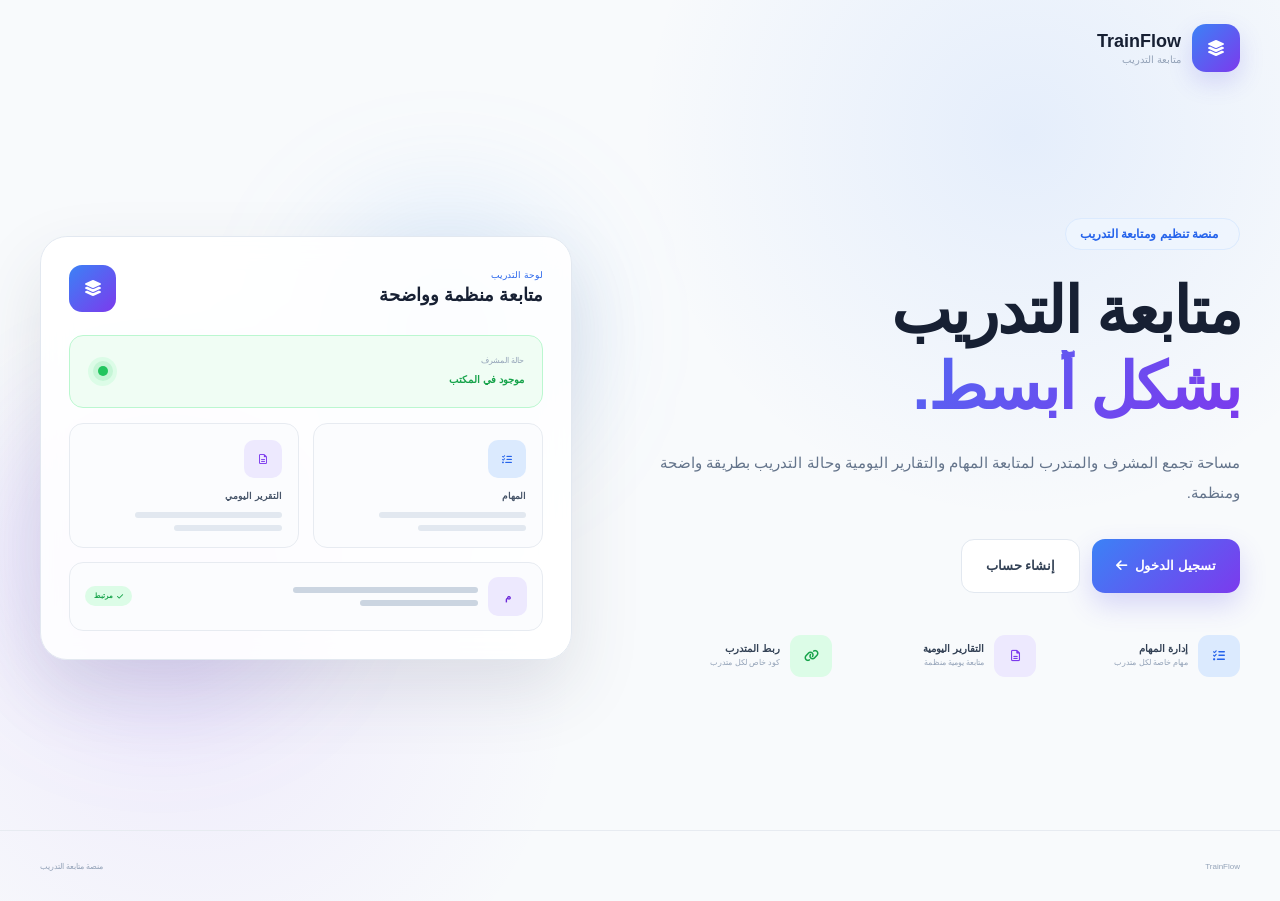
<file: index.html>
<!DOCTYPE html>
<html lang="ar" dir="rtl">

<head>
    <meta charset="UTF-8">

    <meta
        name="viewport"
        content="width=device-width, initial-scale=1.0"
    >

    <title>TrainFlow | متابعة التدريب</title>

    <link rel="stylesheet" href="index.css">

    <link
        rel="stylesheet"
        href="https://cdnjs.cloudflare.com/ajax/libs/font-awesome/6.5.0/css/all.min.css"
    >
</head>

<body>

    <!-- =========================
         HEADER
    ========================== -->

    <header class="header">

        <div class="container header-content">

            <a href="index.html" class="logo">

                <div class="logo-icon">
                    <i class="fa-solid fa-layer-group"></i>
                </div>

                <div class="logo-text">

                    <strong>
                        TrainFlow
                    </strong>

                    <span>
                        متابعة التدريب
                    </span>

                </div>

            </a>

        </div>

    </header>


    <!-- =========================
         MAIN
    ========================== -->

    <main>

        <section class="hero">

            <div class="container hero-grid">


                <!-- =====================
                     النص
                ====================== -->

                <div class="hero-content">

                    <div class="hero-badge">

                        <i class="fa-solid fa-sparkles"></i>

                        منصة تنظيم ومتابعة التدريب

                    </div>


                    <h1>

                        متابعة التدريب

                        <span>
                            بشكل أبسط.
                        </span>

                    </h1>


                    <p class="hero-description">

                        مساحة تجمع المشرف والمتدرب لمتابعة
                        المهام والتقارير اليومية وحالة التدريب
                        بطريقة واضحة ومنظمة.

                    </p>


                    <!-- الزرين الوحيدين -->

                    <div class="hero-buttons">

                        <a
                            href="login.html"
                            class="btn btn-primary"
                        >

                            تسجيل الدخول

                            <i class="fa-solid fa-arrow-left"></i>

                        </a>


                        <a
                            href="register.html"
                            class="btn btn-secondary"
                        >

                            إنشاء حساب

                        </a>

                    </div>


                    <!-- المميزات -->

                    <div class="features">


                        <div class="feature">

                            <div class="feature-icon blue">

                                <i class="fa-solid fa-list-check"></i>

                            </div>

                            <div>

                                <strong>
                                    إدارة المهام
                                </strong>

                                <span>
                                    مهام خاصة لكل متدرب
                                </span>

                            </div>

                        </div>


                        <div class="feature">

                            <div class="feature-icon purple">

                                <i class="fa-regular fa-file-lines"></i>

                            </div>

                            <div>

                                <strong>
                                    التقارير اليومية
                                </strong>

                                <span>
                                    متابعة يومية منظمة
                                </span>

                            </div>

                        </div>


                        <div class="feature">

                            <div class="feature-icon green">

                                <i class="fa-solid fa-link"></i>

                            </div>

                            <div>

                                <strong>
                                    ربط المتدرب
                                </strong>

                                <span>
                                    كود خاص لكل متدرب
                                </span>

                            </div>

                        </div>

                    </div>

                </div>


                <!-- =====================
                     الشكل التوضيحي
                ====================== -->

                <div class="preview-wrapper">

                    <div class="background-glow glow-blue"></div>

                    <div class="background-glow glow-purple"></div>


                    <div class="preview-card">


                        <!-- أعلى البطاقة -->

                        <div class="preview-header">

                            <div>

                                <span>
                                    لوحة التدريب
                                </span>

                                <h2>
                                    متابعة منظمة وواضحة
                                </h2>

                            </div>


                            <div class="preview-logo">

                                <i class="fa-solid fa-layer-group"></i>

                            </div>

                        </div>


                        <!-- حالة المشرف -->

                        <div class="supervisor-status">

                            <div>

                                <span>
                                    حالة المشرف
                                </span>

                                <strong>
                                    موجود في المكتب
                                </strong>

                            </div>


                            <div class="online">

                                <span></span>

                            </div>

                        </div>


                        <!-- المهام والتقرير -->

                        <div class="preview-items">


                            <div class="preview-item">

                                <div class="preview-item-icon blue">

                                    <i class="fa-solid fa-list-check"></i>

                                </div>

                                <strong>
                                    المهام
                                </strong>


                                <div class="lines">

                                    <span></span>

                                    <span></span>

                                </div>

                            </div>


                            <div class="preview-item">

                                <div class="preview-item-icon purple">

                                    <i class="fa-regular fa-file-lines"></i>

                                </div>

                                <strong>
                                    التقرير اليومي
                                </strong>


                                <div class="lines">

                                    <span></span>

                                    <span></span>

                                </div>

                            </div>

                        </div>


                        <!-- نموذج متدرب -->

                        <div class="trainee-row">

                            <div class="trainee-avatar">
                                م
                            </div>


                            <div class="trainee-lines">

                                <span></span>

                                <span></span>

                            </div>


                            <div class="connected">

                                <i class="fa-solid fa-check"></i>

                                مرتبط

                            </div>

                        </div>

                    </div>

                </div>

            </div>

        </section>

    </main>


    <!-- =========================
         FOOTER
    ========================== -->

    <footer>

        <div class="container footer-content">

            <span>
                TrainFlow
            </span>

            <span>
                منصة متابعة التدريب
            </span>

        </div>

    </footer>

</body>

</html>
</file>
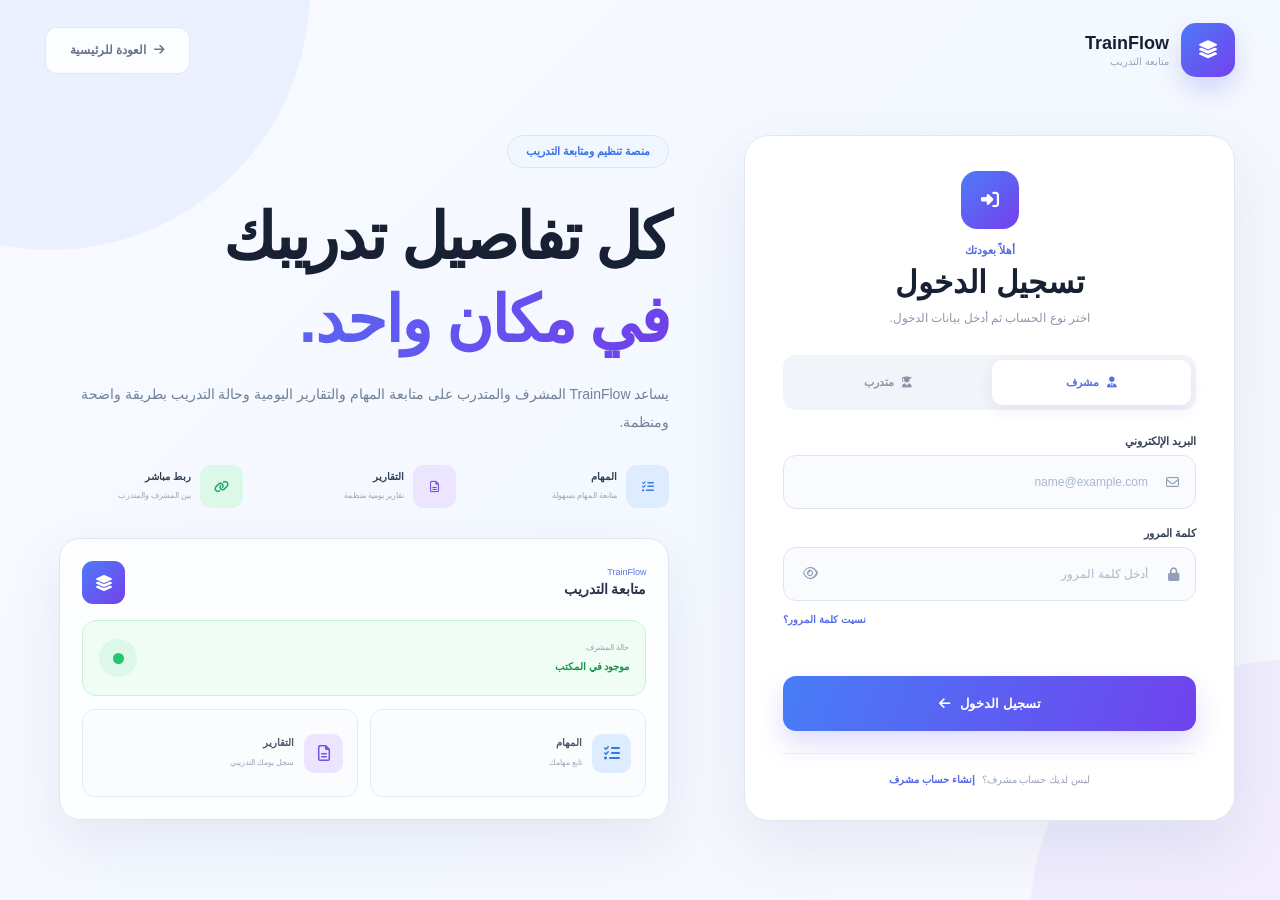
<file: add-task.html>
<!DOCTYPE html>
<html lang="ar" dir="rtl">

<head>
    <meta charset="UTF-8">

    <meta
        name="viewport"
        content="width=device-width, initial-scale=1.0"
    >

    <title>
        TrainFlow | إضافة مهمة
    </title>

    <link
        rel="stylesheet"
        href="add-task.css"
    >

    <link
        rel="stylesheet"
        href="https://cdnjs.cloudflare.com/ajax/libs/font-awesome/6.5.0/css/all.min.css"
    >
</head>

<body>

    <main class="page-container">

        <a
            href="trainee-details.html"
            class="back-button"
        >
            <i class="fa-solid fa-arrow-right"></i>
            العودة لتفاصيل المتدرب
        </a>


        <header class="page-header">

            <div>

                <span>
                    إدارة المهام
                </span>

                <h1>
                    إضافة مهمة جديدة
                </h1>

                <p>
                    أضف مهمة جديدة وحدد تفاصيلها وموعد تسليمها.
                </p>

            </div>

            <div class="header-icon">
                <i class="fa-solid fa-list-check"></i>
            </div>

        </header>


        <section class="content-grid">

            <section class="form-card">

                <div class="trainee-box">

                    <div
                        class="avatar"
                        id="traineeAvatar"
                    >
                        م
                    </div>

                    <div>

                        <span>
                            إضافة المهمة للمتدرب
                        </span>

                        <strong id="traineeName">
                            المتدرب
                        </strong>

                        <small id="traineeEmail">
                            -
                        </small>

                    </div>

                </div>


                <form id="taskForm">

                    <div class="form-group">

                        <label for="taskTitle">
                            عنوان المهمة
                        </label>

                        <div class="input-wrapper">

                            <i class="fa-regular fa-clipboard"></i>

                            <input
                                type="text"
                                id="taskTitle"
                                placeholder="مثال: إعداد صفحة تسجيل الدخول"
                                required
                            >

                        </div>

                    </div>


                    <div class="form-group">

                        <label for="taskDescription">
                            وصف المهمة
                        </label>

                        <textarea
                            id="taskDescription"
                            placeholder="اكتب تفاصيل المهمة المطلوبة..."
                            required
                        ></textarea>

                    </div>


                    <div class="two-columns">

                        <div class="form-group">

                            <label for="priority">
                                الأولوية
                            </label>

                            <div class="select-wrapper">

                                <i class="fa-solid fa-flag"></i>

                                <select
                                    id="priority"
                                    required
                                >
                                    <option value="">
                                        اختر الأولوية
                                    </option>

                                    <option value="low">
                                        منخفضة
                                    </option>

                                    <option value="medium">
                                        متوسطة
                                    </option>

                                    <option value="high">
                                        عالية
                                    </option>
                                </select>

                            </div>

                        </div>


                        <div class="form-group">

                            <label for="dueDate">
                                تاريخ التسليم
                            </label>

                            <div class="input-wrapper">

                                <i class="fa-regular fa-calendar"></i>

                                <input
                                    type="date"
                                    id="dueDate"
                                    required
                                >

                            </div>

                        </div>

                    </div>


                    <div class="form-group">

                        <label for="supervisorNotes">
                            ملاحظات المشرف
                        </label>

                        <textarea
                            id="supervisorNotes"
                            class="small-textarea"
                            placeholder="اكتب أي تعليمات أو ملاحظات إضافية..."
                        ></textarea>

                    </div>


                    <p id="message"></p>


                    <div class="form-actions">

                        <button
                            type="submit"
                            class="save-button"
                        >
                            <i class="fa-solid fa-plus"></i>
                            إضافة المهمة
                        </button>

                        <a
                            href="trainee-details.html"
                            class="cancel-button"
                        >
                            إلغاء
                        </a>

                    </div>

                </form>

            </section>


            <aside class="info-card">

                <div class="info-icon">
                    <i class="fa-solid fa-circle-info"></i>
                </div>

                <h3>
                    إضافة مهمة
                </h3>

                <p>
                    ستظهر المهمة مباشرة في حساب المتدرب،
                    ولن يتمكن أي متدرب آخر من رؤيتها.
                </p>


                <div class="info-item">

                    <i class="fa-solid fa-user-lock"></i>

                    <div>
                        <strong>
                            خصوصية المتدرب
                        </strong>

                        <span>
                            المهمة مرتبطة بهذا المتدرب فقط.
                        </span>
                    </div>

                </div>


                <div class="info-item">

                    <i class="fa-solid fa-check"></i>

                    <div>
                        <strong>
                            إنجاز المهمة
                        </strong>

                        <span>
                            يستطيع المتدرب وضع علامة صح عند إكمالها.
                        </span>
                    </div>

                </div>


                <div class="info-item">

                    <i class="fa-regular fa-note-sticky"></i>

                    <div>
                        <strong>
                            الملاحظات
                        </strong>

                        <span>
                            يمكن للمتدرب إضافة ملاحظة على المهمة.
                        </span>
                    </div>

                </div>

            </aside>

        </section>

    </main>


    <script>

        const currentUser =
            JSON.parse(
                localStorage.getItem(
                    "trainflow_current_user"
                )
            );


        if (
            !currentUser ||
            currentUser.role !== "supervisor"
        ) {

            window.location.href =
                "login.html";

        }


        const selectedTraineeId =
            localStorage.getItem(
                "trainflow_selected_trainee"
            );


        if (!selectedTraineeId) {

            window.location.href =
                "supervisor-dashboard.html";

        }


        const trainees =
            JSON.parse(
                localStorage.getItem(
                    "trainflow_trainees"
                )
            ) || [];


        const trainee =
            trainees.find(
                function (item) {

                    return (
                        item.id === selectedTraineeId &&
                        item.supervisorId === currentUser.id
                    );

                }
            );


        if (!trainee) {

            window.location.href =
                "supervisor-dashboard.html";

        }


        document.getElementById(
            "traineeName"
        ).innerText =
            trainee.name;


        document.getElementById(
            "traineeEmail"
        ).innerText =
            trainee.email;


        document.getElementById(
            "traineeAvatar"
        ).innerText =
            trainee.name.charAt(0);


        const taskForm =
            document.getElementById(
                "taskForm"
            );


        const message =
            document.getElementById(
                "message"
            );


        taskForm.addEventListener(
            "submit",
            function (event) {

                event.preventDefault();


                const title =
                    document
                        .getElementById(
                            "taskTitle"
                        )
                        .value
                        .trim();


                const description =
                    document
                        .getElementById(
                            "taskDescription"
                        )
                        .value
                        .trim();


                const priority =
                    document
                        .getElementById(
                            "priority"
                        )
                        .value;


                const dueDate =
                    document
                        .getElementById(
                            "dueDate"
                        )
                        .value;


                const supervisorNotes =
                    document
                        .getElementById(
                            "supervisorNotes"
                        )
                        .value
                        .trim();


                if (
                    !title ||
                    !description ||
                    !priority ||
                    !dueDate
                ) {

                    showError(
                        "يرجى تعبئة جميع الحقول المطلوبة"
                    );

                    return;

                }


                const today =
                    new Date();


                today.setHours(
                    0,
                    0,
                    0,
                    0
                );


                const selectedDate =
                    new Date(
                        dueDate +
                        "T00:00:00"
                    );


                if (
                    selectedDate < today
                ) {

                    showError(
                        "تاريخ التسليم لا يمكن أن يكون في الماضي"
                    );

                    return;

                }


                let tasks =
                    JSON.parse(
                        localStorage.getItem(
                            "trainflow_tasks"
                        )
                    ) || [];


                const task = {

                    id:
                        "TASK-" +
                        Date.now(),

                    traineeId:
                        trainee.id,

                    supervisorId:
                        currentUser.id,

                    title:
                        title,

                    description:
                        description,

                    priority:
                        priority,

                    dueDate:
                        dueDate,

                    supervisorNotes:
                        supervisorNotes,

                    traineeNotes:
                        "",

                    status:
                        "pending",

                    completedAt:
                        null,

                    createdAt:
                        new Date()
                            .toISOString()

                };


                tasks.push(
                    task
                );


                localStorage.setItem(
                    "trainflow_tasks",
                    JSON.stringify(
                        tasks
                    )
                );


                message.className =
                    "success-message";


                message.innerText =
                    "تمت إضافة المهمة بنجاح";


                taskForm.reset();


                setTimeout(
                    function () {

                        window.location.href =
                            "trainee-details.html";

                    },
                    700
                );

            }
        );


        function showError(text) {

            message.className =
                "error-message";

            message.innerText =
                text;

        }

    </script>

</body>

</html>
</file>
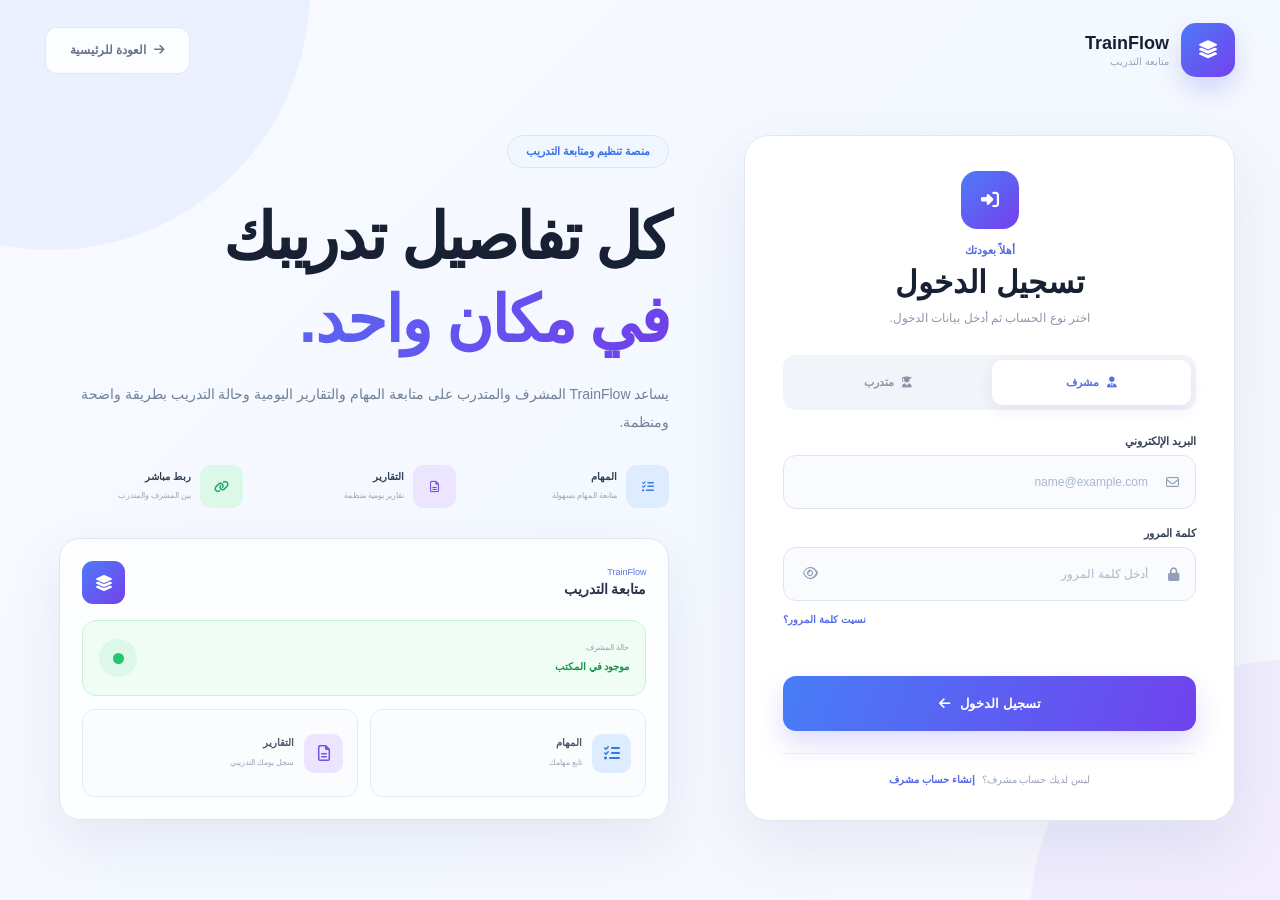
<file: add-trainee.html>
<!DOCTYPE html>
<html lang="ar" dir="rtl">

<head>
    <meta charset="UTF-8">
    <meta name="viewport" content="width=device-width, initial-scale=1.0">

    <title>TrainFlow | إضافة متدرب</title>

    <link rel="stylesheet" href="add-trainee.css">

    <link
        rel="stylesheet"
        href="https://cdnjs.cloudflare.com/ajax/libs/font-awesome/6.5.0/css/all.min.css"
    >
</head>

<body>

    <header class="navbar">

        <a href="supervisor-dashboard.html" class="brand">

            <div class="brand-icon">
                <i class="fa-solid fa-layer-group"></i>
            </div>

            <div>
                <strong>TrainFlow</strong>
                <span>متابعة التدريب</span>
            </div>

        </a>

        <div class="supervisor-info">

            <span>المشرف</span>

            <strong id="supervisorName">
                -
            </strong>

        </div>

    </header>


    <main class="page-container">

        <a
            href="supervisor-dashboard.html"
            class="back-button"
        >
            <i class="fa-solid fa-arrow-right"></i>
            العودة للوحة المشرف
        </a>


        <section class="page-header">

            <div class="header-icon">
                <i class="fa-solid fa-user-plus"></i>
            </div>

            <div>

                <span>
                    إدارة المتدربين
                </span>

                <h1>
                    إضافة متدرب
                </h1>

                <p>
                    أضف بيانات المتدرب وحدد له كود ربط خاص.
                </p>

            </div>

        </section>


        <section class="form-card">

            <div class="form-title">

                <span>
                    بيانات المتدرب
                </span>

                <h2>
                    متدرب جديد
                </h2>

            </div>


            <form id="addTraineeForm">

                <div class="form-group">

                    <label for="traineeName">
                        اسم المتدرب
                    </label>

                    <div class="input-wrapper">

                        <i class="fa-regular fa-user"></i>

                        <input
                            type="text"
                            id="traineeName"
                            placeholder="أدخل اسم المتدرب"
                            required
                        >

                    </div>

                </div>


                <div class="form-group">

                    <label for="traineeEmail">
                        البريد الإلكتروني
                    </label>

                    <div class="input-wrapper">

                        <i class="fa-regular fa-envelope"></i>

                        <input
                            type="email"
                            id="traineeEmail"
                            placeholder="example@email.com"
                            required
                        >

                    </div>

                    <small>
                        يجب أن يستخدم المتدرب نفس البريد عند إنشاء حسابه.
                    </small>

                </div>


                <div class="form-group">

                    <label for="linkCode">
                        كود ربط المتدرب
                    </label>

                    <div class="input-wrapper">

                        <i class="fa-solid fa-key"></i>

                        <input
                            type="text"
                            id="linkCode"
                            placeholder="مثال: 4821"
                            maxlength="12"
                            autocomplete="off"
                            required
                        >

                    </div>

                    <small>
                        اختر كودًا خاصًا وأرسله للمتدرب ليستخدمه عند التسجيل.
                    </small>

                </div>


                <div class="report-setting">

                    <div class="setting-info">

                        <div class="setting-icon">
                            <i class="fa-regular fa-file-lines"></i>
                        </div>

                        <div>
                            <strong>
                                التقرير اليومي
                            </strong>

                            <span>
                                هل تريد من هذا المتدرب إرسال تقرير يومي؟
                            </span>
                        </div>

                    </div>


                    <label class="switch">

                        <input
                            type="checkbox"
                            id="dailyReportRequired"
                            checked
                        >

                        <span class="slider"></span>

                    </label>

                </div>


                <p id="message"></p>


                <div class="form-actions">

                    <a
                        href="supervisor-dashboard.html"
                        class="cancel-button"
                    >
                        إلغاء
                    </a>


                    <button
                        type="submit"
                        class="save-button"
                    >
                        <i class="fa-solid fa-plus"></i>
                        إضافة المتدرب
                    </button>

                </div>

            </form>

        </section>


        <section class="help-card">

            <div class="help-icon">
                <i class="fa-solid fa-circle-info"></i>
            </div>

            <div>

                <strong>
                    كيف يتم الربط؟
                </strong>

                <p>
                    بعد إضافة المتدرب، أعطه كود الربط الذي اخترته.
                    عند إنشاء حسابه سيستخدم بريده الإلكتروني والكود،
                    وسيتم ربط حسابه بك تلقائيًا.
                </p>

            </div>

        </section>

    </main>


    <script>

        const currentUser =
            JSON.parse(
                localStorage.getItem(
                    "trainflow_current_user"
                )
            );


        /*
            حماية الصفحة
        */

        if (
            !currentUser ||
            currentUser.role !== "supervisor"
        ) {

            window.location.href =
                "login.html";

        }


        document.getElementById(
            "supervisorName"
        ).innerText =
            currentUser.name || "المشرف";


        const form =
            document.getElementById(
                "addTraineeForm"
            );


        const message =
            document.getElementById(
                "message"
            );


        form.addEventListener(
            "submit",
            function (event) {

                event.preventDefault();


                const name =
                    document
                        .getElementById(
                            "traineeName"
                        )
                        .value
                        .trim();


                const email =
                    document
                        .getElementById(
                            "traineeEmail"
                        )
                        .value
                        .trim()
                        .toLowerCase();


                const linkCode =
                    document
                        .getElementById(
                            "linkCode"
                        )
                        .value
                        .trim();


                const dailyReportRequired =
                    document
                        .getElementById(
                            "dailyReportRequired"
                        )
                        .checked;


                if (
                    !name ||
                    !email ||
                    !linkCode
                ) {

                    showError(
                        "يرجى تعبئة جميع البيانات."
                    );

                    return;

                }


                if (
                    linkCode.length < 4
                ) {

                    showError(
                        "كود الربط يجب أن يكون 4 خانات على الأقل."
                    );

                    return;

                }


                let trainees =
                    JSON.parse(
                        localStorage.getItem(
                            "trainflow_trainees"
                        )
                    ) || [];


                const supervisors =
                    JSON.parse(
                        localStorage.getItem(
                            "trainflow_supervisors"
                        )
                    ) || [];


                /*
                    منع استخدام بريد مسجل مسبقاً
                */

                const traineeEmailExists =
                    trainees.some(
                        function (trainee) {

                            return (
                                trainee.email
                                    .toLowerCase() ===
                                email
                            );

                        }
                    );


                const supervisorEmailExists =
                    supervisors.some(
                        function (supervisor) {

                            return (
                                supervisor.email
                                    .toLowerCase() ===
                                email
                            );

                        }
                    );


                if (
                    traineeEmailExists ||
                    supervisorEmailExists
                ) {

                    showError(
                        "هذا البريد الإلكتروني مستخدم مسبقاً."
                    );

                    return;

                }


                /*
                    منع تكرار كود الربط
                    حتى لا يرتبط متدرب بالكود الخطأ
                */

                const codeExists =
                    trainees.some(
                        function (trainee) {

                            return (
                                trainee.linkCode ===
                                linkCode
                            );

                        }
                    );


                if (codeExists) {

                    showError(
                        "كود الربط مستخدم لمتدرب آخر، اختر كوداً مختلفاً."
                    );

                    return;

                }


                /*
                    إنشاء المتدرب
                */

                const trainee = {

                    id:
                        "TRN-" +
                        Date.now(),

                    name:
                        name,

                    email:
                        email,

                    supervisorId:
                        currentUser.id,

                    linkCode:
                        linkCode,

                    role:
                        "trainee",

                    accountCreated:
                        false,

                    password:
                        null,

                    dailyReportRequired:
                        dailyReportRequired,

                    createdAt:
                        new Date()
                            .toISOString()

                };


                trainees.push(
                    trainee
                );


                localStorage.setItem(
                    "trainflow_trainees",
                    JSON.stringify(
                        trainees
                    )
                );


                showSuccess(
                    "تمت إضافة المتدرب بنجاح."
                );


                /*
                    نفتح ملف المتدرب مباشرة
                */

                localStorage.setItem(
                    "trainflow_selected_trainee",
                    trainee.id
                );


                setTimeout(
                    function () {

                        window.location.href =
                            "trainee-details.html";

                    },
                    700
                );

            }
        );


        function showError(text) {

            message.innerText =
                text;

            message.className =
                "error-message";

        }


        function showSuccess(text) {

            message.innerText =
                text;

            message.className =
                "success-message";

        }

    </script>

</body>

</html>
</file>
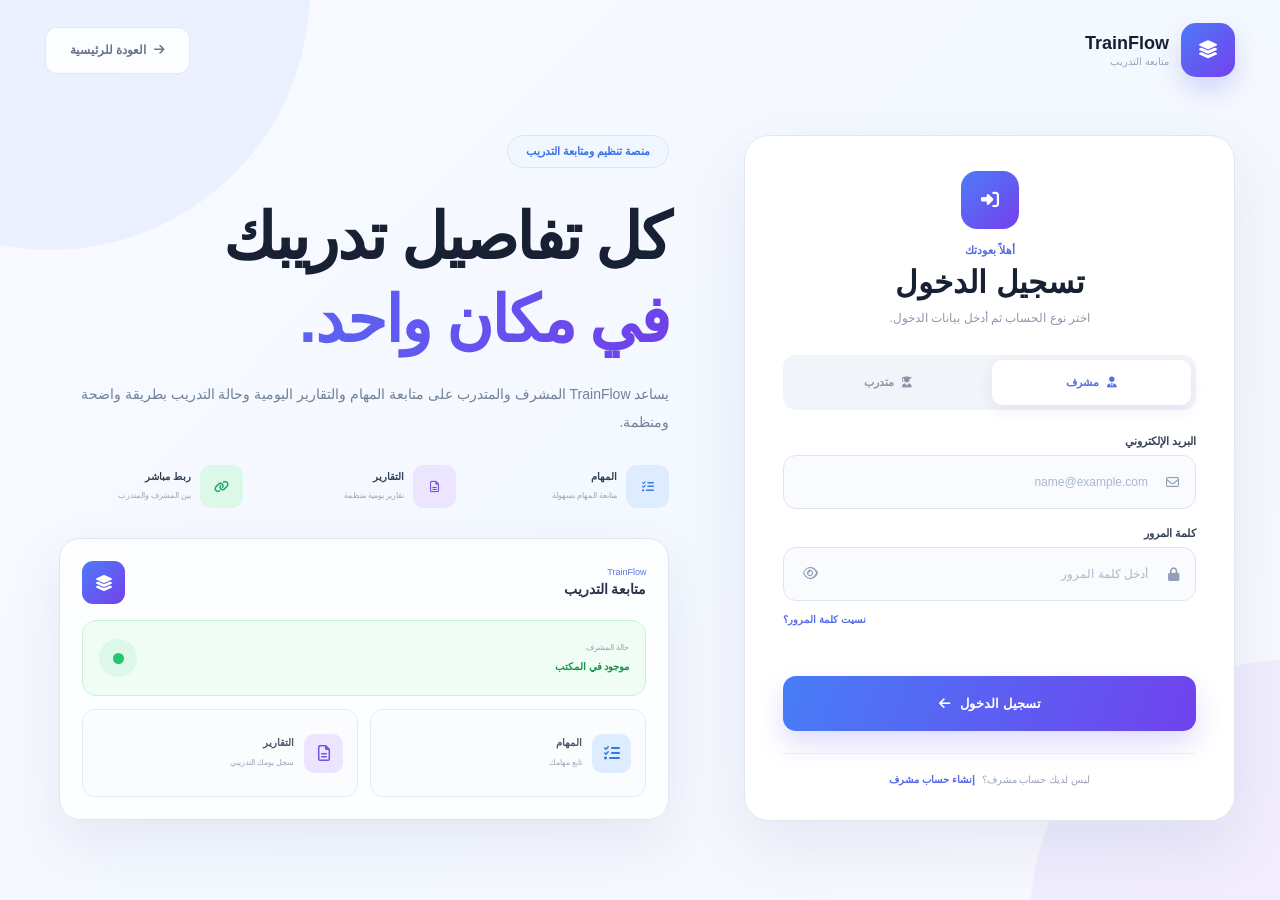
<file: daily-report.html>
<!DOCTYPE html><html lang="ar" dir="rtl"><head><meta charset="UTF-8"><meta name="viewport" content="width=device-width,initial-scale=1.0"><title>TrainFlow | التقرير اليومي</title><link rel="stylesheet" href="daily-report.css"><link rel="stylesheet" href="https://cdnjs.cloudflare.com/ajax/libs/font-awesome/6.5.0/css/all.min.css"></head><body><div class="bg"><div class="blob b1"></div><div class="blob b2"></div></div><aside class="sidebar"><div class="brand"><div class="brand-icon"><i class="fa-solid fa-user-graduate"></i></div><div><h1>TrainFlow</h1><small>Trainee Panel</small></div></div><nav class="side-nav"><a href="trainee-dashboard.html" class=""><i class="fa-solid fa-house"></i><span>الرئيسية</span></a><a href="tasks.html" class=""><i class="fa-solid fa-list-check"></i><span>مهامي</span></a><a href="daily-report.html" class="active"><i class="fa-solid fa-pen-to-square"></i><span>التقرير اليومي</span></a><a href="profile.html" class=""><i class="fa-solid fa-user"></i><span>الملف الشخصي</span></a></nav><div class="side-bottom"><a href="#" id="logoutBtn"><i class="fa-solid fa-right-from-bracket"></i><span>تسجيل الخروج</span></a></div></aside><main class="dashboard"><header class="dash-head"><div><p class="muted">التقرير اليومي</p><h1>ماذا أنجزت اليوم؟</h1><p class="muted">يمكنك إنشاء تقرير واحد لكل يوم وتعديله لاحقًا.</p></div></header><div class="card"><form id="form"><div class="form-group"><label>تاريخ التقرير</label><input class="input" type="date" id="date" required></div><div class="form-group"><label>الأعمال التي أنجزتها اليوم</label><textarea class="textarea" id="work" required></textarea></div><div class="form-group"><label>ماذا تعلمت اليوم؟</label><textarea class="textarea" id="learned"></textarea></div><div class="form-group"><label>التحديات أو المشاكل</label><textarea class="textarea" id="challenges"></textarea></div><div class="form-group"><label>خطة اليوم التالي</label><textarea class="textarea" id="plan"></textarea></div><div id="msg" class="message"></div><button class="btn" type="submit">حفظ التقرير وإرساله للمشرف</button></form></div></main><script>
const TF={
 get(k,f=[]){try{return JSON.parse(localStorage.getItem(k))??f}catch{return f}},
 set(k,v){localStorage.setItem(k,JSON.stringify(v))},
 users(){return this.get('tf_users',[])}, tasks(){return this.get('tf_tasks',[])}, reports(){return this.get('tf_reports',[])}, invites(){return this.get('tf_invites',[])},
 session(){const id=localStorage.getItem('tf_session');return this.users().find(u=>u.id===id)||null},
 id(p='id'){return p+'_'+Date.now().toString(36)+Math.random().toString(36).slice(2,7)},
 esc(s=''){return String(s).replace(/[&<>'"]/g,c=>({'&':'&amp;','<':'&lt;','>':'&gt;',"'":'&#39;','"':'&quot;'}[c]))},
 date(s){if(!s)return '-';return new Date(s+'T00:00:00').toLocaleDateString('ar-SA',{year:'numeric',month:'long',day:'numeric'})},
 logout(){localStorage.removeItem('tf_session');location.href='login.html'},
 require(role){const u=this.session();if(!u){location.href='login.html';return null}if(role&&u.role!==role){location.href=u.role==='supervisor'?'supervisor-dashboard.html':'trainee-dashboard.html';return null}return u}
};

const u=TF.require('trainee');if(u){document.getElementById('logoutBtn').onclick=e=>{e.preventDefault();TF.logout()};const date=document.getElementById('date');date.value=new Date().toISOString().slice(0,10);function load(){const r=TF.reports().find(x=>x.traineeId===u.id&&x.date===date.value);['work','learned','challenges','plan'].forEach(k=>document.getElementById(k).value=r?.[k]||'')}date.onchange=load;load();document.getElementById('form').onsubmit=e=>{e.preventDefault();let reports=TF.reports(),i=reports.findIndex(x=>x.traineeId===u.id&&x.date===date.value);const item={id:i>=0?reports[i].id:TF.id('rep'),traineeId:u.id,supervisorId:u.supervisorId,date:date.value,work:document.getElementById('work').value.trim(),learned:document.getElementById('learned').value.trim(),challenges:document.getElementById('challenges').value.trim(),plan:document.getElementById('plan').value.trim(),updatedAt:new Date().toISOString()};if(i>=0)reports[i]=item;else reports.push(item);TF.set('tf_reports',reports);document.getElementById('msg').className='message success';document.getElementById('msg').textContent='تم حفظ التقرير، وسيظهر للمشرف في صفحة التقارير.'}}</script></body></html>
</file>
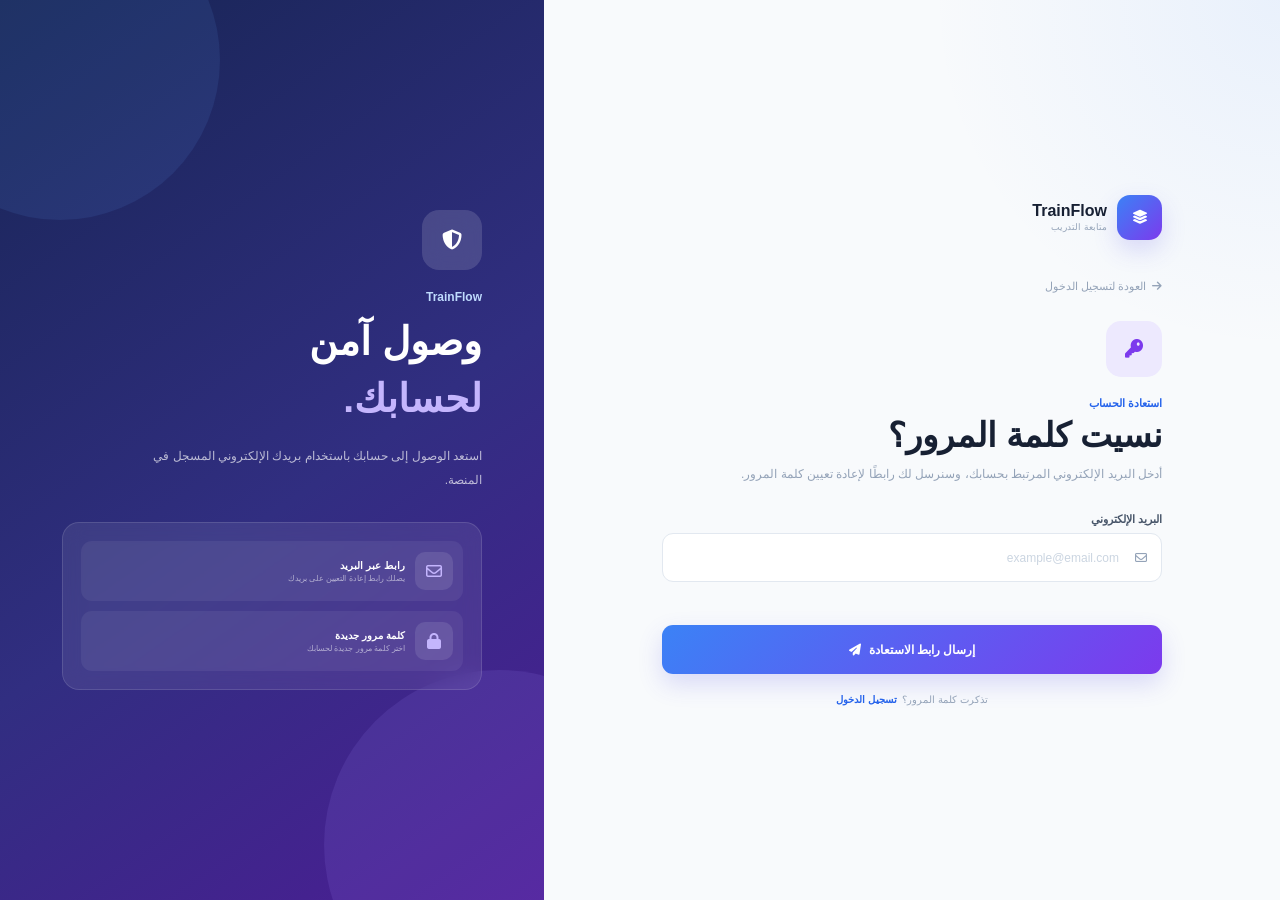
<file: forgot-password.html>
<!DOCTYPE html>
<html lang="ar" dir="rtl">

<head>
    <meta charset="UTF-8">

    <meta
        name="viewport"
        content="width=device-width, initial-scale=1.0"
    >
 
    <title>TrainFlow | استعادة كلمة المرور</title>

    <link rel="stylesheet" href="forgot-password.css">

    <link
        rel="stylesheet"
        href="https://cdnjs.cloudflare.com/ajax/libs/font-awesome/6.5.0/css/all.min.css"
    >
</head>

<body>

<main class="forgot-page">

    <!-- =========================
         قسم استعادة كلمة المرور
    ========================== -->

    <section class="form-section">

        <div class="form-container">

            <!-- الشعار -->

            <a href="index.html" class="logo">

                <div class="logo-icon">
                    <i class="fa-solid fa-layer-group"></i>
                </div>

                <div class="logo-text">

                    <strong>
                        TrainFlow
                    </strong>

                    <span>
                        متابعة التدريب
                    </span>

                </div>

            </a>


            <!-- رجوع -->

            <a href="login.html" class="back-link">

                <i class="fa-solid fa-arrow-right"></i>

                العودة لتسجيل الدخول

            </a>


            <!-- أيقونة -->

            <div class="reset-icon">

                <i class="fa-solid fa-key"></i>

            </div>


            <!-- العنوان -->

            <div class="heading">

                <span class="heading-label">
                    استعادة الحساب
                </span>

                <h1>
                    نسيت كلمة المرور؟
                </h1>

                <p>
                    أدخل البريد الإلكتروني المرتبط بحسابك،
                    وسنرسل لك رابطًا لإعادة تعيين كلمة المرور.
                </p>

            </div>


            <!-- النموذج -->

            <form id="forgotForm">

                <div class="form-group">

                    <label for="email">
                        البريد الإلكتروني
                    </label>

                    <div class="input-box">

                        <i class="fa-regular fa-envelope"></i>

                        <input
                            type="email"
                            id="email"
                            placeholder="example@email.com"
                            autocomplete="email"
                            required
                        >

                    </div>

                </div>


                <div
                    id="message"
                    class="message"
                ></div>


                <button
                    type="submit"
                    class="submit-button"
                >

                    إرسال رابط الاستعادة

                    <i class="fa-solid fa-paper-plane"></i>

                </button>

            </form>


            <p class="login-text">

                تذكرت كلمة المرور؟

                <a href="login.html">
                    تسجيل الدخول
                </a>

            </p>

        </div>

    </section>


    <!-- =========================
         الجانب البصري
    ========================== -->

    <section class="visual-section">

        <div class="visual-content">

            <div class="visual-icon">

                <i class="fa-solid fa-shield-halved"></i>

            </div>


            <span>
                TrainFlow
            </span>


            <h2>

                وصول آمن

                <strong>
                    لحسابك.
                </strong>

            </h2>


            <p>
                استعد الوصول إلى حسابك باستخدام
                بريدك الإلكتروني المسجل في المنصة.
            </p>


            <div class="security-card">

                <div class="security-item">

                    <div class="security-item-icon">

                        <i class="fa-regular fa-envelope"></i>

                    </div>

                    <div>

                        <strong>
                            رابط عبر البريد
                        </strong>

                        <span>
                            يصلك رابط إعادة التعيين على بريدك
                        </span>

                    </div>

                </div>


                <div class="security-item">

                    <div class="security-item-icon">

                        <i class="fa-solid fa-lock"></i>

                    </div>

                    <div>

                        <strong>
                            كلمة مرور جديدة
                        </strong>

                        <span>
                            اختر كلمة مرور جديدة لحسابك
                        </span>

                    </div>

                </div>

            </div>

        </div>


        <div class="circle circle-one"></div>

        <div class="circle circle-two"></div>

    </section>

</main>


<script>

    /*
        حالياً نتحقق من البريد فقط.

        بعد ربط Supabase:
        سيتم إرسال رابط إعادة تعيين
        كلمة المرور فعلياً إلى البريد.
    */

    const forgotForm =
        document.getElementById("forgotForm");


    forgotForm.addEventListener(
        "submit",
        function (event) {

            event.preventDefault();

            clearMessage();


            const email =
                document
                    .getElementById("email")
                    .value
                    .trim();


            if (!email) {

                showError(
                    "يرجى إدخال البريد الإلكتروني."
                );

                return;

            }


            showInfo(
                "سيتم تفعيل إرسال رابط الاستعادة بعد ربط قاعدة البيانات."
            );

        }
    );


    function showError(text) {

        const message =
            document.getElementById("message");

        message.textContent = text;

        message.className =
            "message error";

    }


    function showInfo(text) {

        const message =
            document.getElementById("message");

        message.textContent = text;

        message.className =
            "message info";

    }


    function clearMessage() {

        const message =
            document.getElementById("message");

        message.textContent = "";

        message.className =
            "message";

    }

</script>

</body>

</html>
</file>
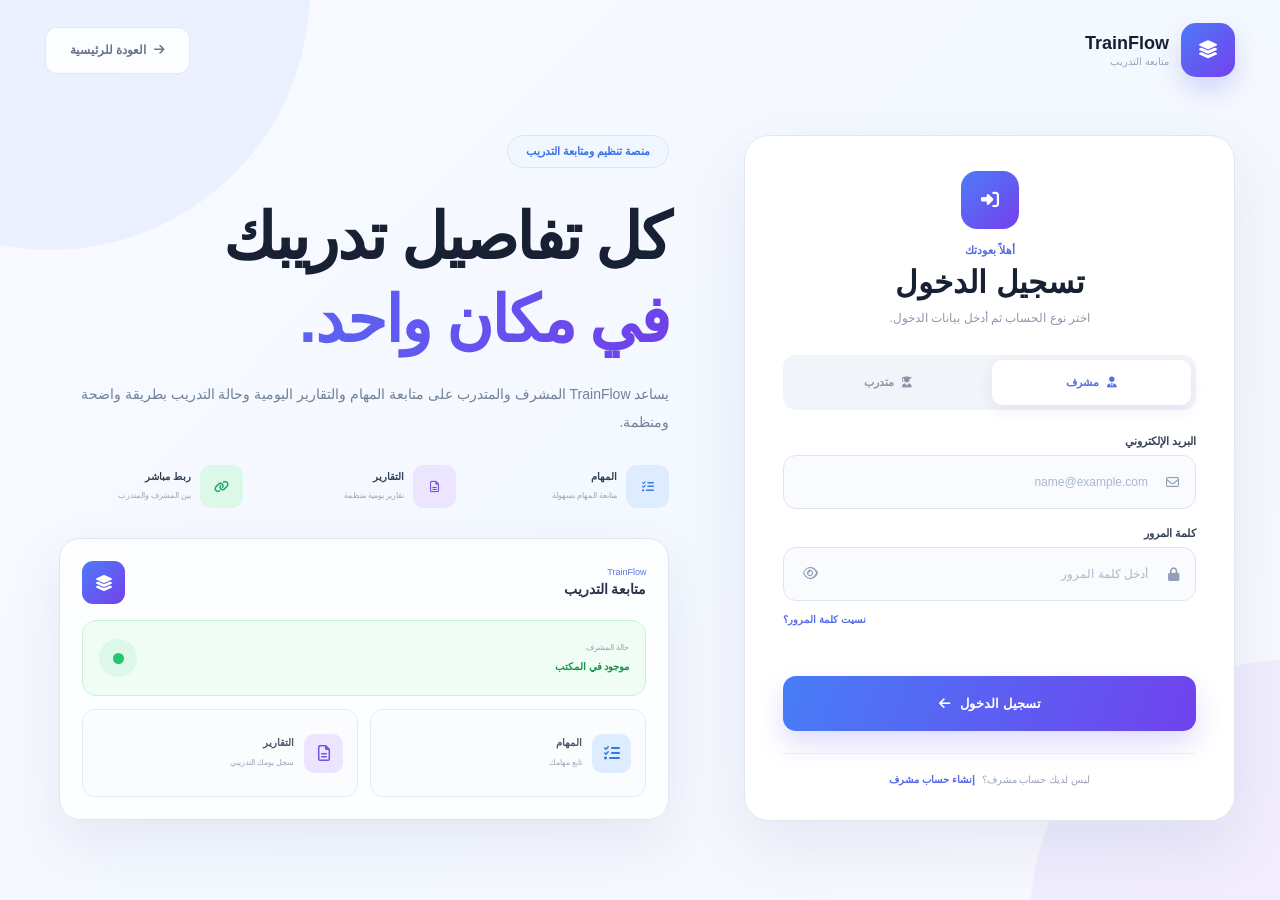
<file: login.html>
<!DOCTYPE html>
<html lang="ar" dir="rtl">

<head>
    <meta charset="UTF-8">
    <meta name="viewport" content="width=device-width, initial-scale=1.0">

    <title>TrainFlow | تسجيل الدخول</title>

    <link rel="stylesheet" href="login.css">

    <link
        rel="stylesheet"
        href="https://cdnjs.cloudflare.com/ajax/libs/font-awesome/6.5.0/css/all.min.css"
    >
</head>

<body>

    <div class="circle-one"></div>
    <div class="circle-two"></div>

    <!-- ================= HEADER ================= -->

    <header class="top-header">

        <a href="index.html" class="brand">

            <div class="brand-icon">
                <i class="fa-solid fa-layer-group"></i>
            </div>

            <div class="brand-text">
                <strong>TrainFlow</strong>
                <span>متابعة التدريب</span>
            </div>

        </a>

        <a href="index.html" class="home-button">
            <i class="fa-solid fa-arrow-right"></i>
            <span>العودة للرئيسية</span>
        </a>

    </header>


    <!-- ================= PAGE ================= -->

    <main class="page-container">


        <!-- ================= LOGIN ================= -->

        <section class="login-card">

            <div class="form-header">

                <div class="form-icon">
                    <i class="fa-solid fa-right-to-bracket"></i>
                </div>

                <span class="welcome">
                    أهلاً بعودتك
                </span>

                <h1>تسجيل الدخول</h1>

                <p>
                    اختر نوع الحساب ثم أدخل بيانات الدخول.
                </p>

            </div>


            <!-- نوع الحساب -->

            <div class="account-type">

                <button
                    type="button"
                    class="type-button active"
                    id="supervisorType"
                >
                    <i class="fa-solid fa-user-tie"></i>
                    <span>مشرف</span>
                </button>


                <button
                    type="button"
                    class="type-button"
                    id="traineeType"
                >
                    <i class="fa-solid fa-user-graduate"></i>
                    <span>متدرب</span>
                </button>

            </div>


            <!-- النموذج -->

            <form id="loginForm" novalidate>


                <!-- البريد -->

                <div class="form-group">

                    <label for="email">
                        البريد الإلكتروني
                    </label>

                    <div class="input-box">

                        <i class="fa-regular fa-envelope input-icon"></i>

                        <input
                            type="email"
                            id="email"
                            placeholder="name@example.com"
                            autocomplete="email"
                        >

                    </div>

                </div>


                <!-- كلمة مرور المشرف -->

                <div
                    class="form-group"
                    id="passwordGroup"
                >

                    <label for="password">
                        كلمة المرور
                    </label>

                    <div class="input-box">

                        <i class="fa-solid fa-lock input-icon"></i>

                        <input
                            type="password"
                            id="password"
                            placeholder="أدخل كلمة المرور"
                            autocomplete="current-password"
                        >

                        <button
                            type="button"
                            class="show-password"
                            id="showPassword"
                            aria-label="إظهار كلمة المرور"
                        >
                            <i class="fa-regular fa-eye"></i>
                        </button>

                    </div>


                    <div class="forgot-area">
                        <a href="forgot-password.html">
                            نسيت كلمة المرور؟
                        </a>
                    </div>

                </div>


                <!-- كود المتدرب -->

                <div
                    class="form-group hidden"
                    id="traineeCodeGroup"
                >

                    <label for="traineeCode">
                        كود الدخول
                    </label>

                    <div class="input-box">

                        <i class="fa-solid fa-key input-icon"></i>

                        <input
                            type="text"
                            id="traineeCode"
                            placeholder="أدخل الكود الذي أعطاك المشرف"
                            autocomplete="off"
                        >

                    </div>

                    <small class="help-text">
                        استخدم الكود الذي أنشأه لك مشرف التدريب.
                    </small>

                </div>


                <!-- الرسائل -->

                <div
                    id="loginMessage"
                    class="form-message"
                ></div>


                <!-- زر الدخول -->

                <button
                    type="submit"
                    class="login-button"
                    id="loginButton"
                >

                    <span id="loginButtonText">
                        تسجيل الدخول
                    </span>

                    <i class="fa-solid fa-arrow-left"></i>

                </button>

            </form>


            <!-- إنشاء حساب للمشرف فقط -->

            <div
                class="register-area"
                id="registerArea"
            >

                <span>
                    ليس لديك حساب مشرف؟
                </span>

                <a href="register.html">
                    إنشاء حساب مشرف
                </a>

            </div>

        </section>


        <!-- ================= INFO ================= -->

        <section class="info-section">

            <div class="info-badge">
                منصة تنظيم ومتابعة التدريب
            </div>

            <h2>
                كل تفاصيل تدريبك
                <strong>في مكان واحد.</strong>
            </h2>

            <p class="description">
                يساعد TrainFlow المشرف والمتدرب على متابعة المهام
                والتقارير اليومية وحالة التدريب بطريقة واضحة ومنظمة.
            </p>


            <div class="features">

                <div class="feature">

                    <div class="feature-icon blue">
                        <i class="fa-solid fa-list-check"></i>
                    </div>

                    <div class="feature-text">
                        <strong>المهام</strong>
                        <span>متابعة المهام بسهولة</span>
                    </div>

                </div>


                <div class="feature">

                    <div class="feature-icon purple">
                        <i class="fa-regular fa-file-lines"></i>
                    </div>

                    <div class="feature-text">
                        <strong>التقارير</strong>
                        <span>تقارير يومية منظمة</span>
                    </div>

                </div>


                <div class="feature">

                    <div class="feature-icon green">
                        <i class="fa-solid fa-link"></i>
                    </div>

                    <div class="feature-text">
                        <strong>ربط مباشر</strong>
                        <span>بين المشرف والمتدرب</span>
                    </div>

                </div>

            </div>


            <!-- المعاينة -->

            <div class="preview">

                <div class="preview-header">

                    <div>
                        <span>TrainFlow</span>
                        <strong>متابعة التدريب</strong>
                    </div>

                    <div class="preview-logo">
                        <i class="fa-solid fa-layer-group"></i>
                    </div>

                </div>


                <div class="status">

                    <div class="status-text">
                        <span>حالة المشرف</span>
                        <strong>موجود في المكتب</strong>
                    </div>

                    <div class="status-circle">
                        <div class="status-dot"></div>
                    </div>

                </div>


                <div class="preview-items">

                    <div class="preview-item">

                        <div class="preview-item-icon blue">
                            <i class="fa-solid fa-list-check"></i>
                        </div>

                        <div>
                            <strong>المهام</strong>
                            <span>تابع مهامك</span>
                        </div>

                    </div>


                    <div class="preview-item">

                        <div class="preview-item-icon purple">
                            <i class="fa-regular fa-file-lines"></i>
                        </div>

                        <div>
                            <strong>التقارير</strong>
                            <span>سجل يومك التدريبي</span>
                        </div>

                    </div>

                </div>

            </div>

        </section>

    </main>


<script>

/* =========================================
   العناصر
========================================= */

const supervisorType =
    document.getElementById("supervisorType");

const traineeType =
    document.getElementById("traineeType");

const loginForm =
    document.getElementById("loginForm");

const emailInput =
    document.getElementById("email");

const passwordGroup =
    document.getElementById("passwordGroup");

const passwordInput =
    document.getElementById("password");

const showPassword =
    document.getElementById("showPassword");

const traineeCodeGroup =
    document.getElementById("traineeCodeGroup");

const traineeCodeInput =
    document.getElementById("traineeCode");

const loginMessage =
    document.getElementById("loginMessage");

const loginButton =
    document.getElementById("loginButton");

const loginButtonText =
    document.getElementById("loginButtonText");

const registerArea =
    document.getElementById("registerArea");


let selectedRole = "supervisor";


/* =========================================
   الرسائل
========================================= */

function clearMessage() {

    loginMessage.textContent = "";
    loginMessage.className = "form-message";

}


function showError(message) {

    loginMessage.textContent = message;
    loginMessage.className = "form-message error";

}


function showSuccess(message) {

    loginMessage.textContent = message;
    loginMessage.className = "form-message success";

}


/* =========================================
   المشرف
========================================= */

supervisorType.addEventListener("click", function () {

    selectedRole = "supervisor";

    supervisorType.classList.add("active");
    traineeType.classList.remove("active");

    passwordGroup.classList.remove("hidden");
    traineeCodeGroup.classList.add("hidden");

    registerArea.classList.remove("hidden");

    traineeCodeInput.value = "";

    loginButtonText.textContent =
        "تسجيل دخول المشرف";

    clearMessage();

});


/* =========================================
   المتدرب
========================================= */

traineeType.addEventListener("click", function () {

    selectedRole = "trainee";

    traineeType.classList.add("active");
    supervisorType.classList.remove("active");

    passwordGroup.classList.add("hidden");
    traineeCodeGroup.classList.remove("hidden");

    /*
        المتدرب لا يستطيع إنشاء حساب.
        حسابه ينشئه المشرف.
    */
    registerArea.classList.add("hidden");

    passwordInput.value = "";

    loginButtonText.textContent =
        "دخول المتدرب";

    clearMessage();

});


/* =========================================
   إظهار كلمة المرور
========================================= */

showPassword.addEventListener("click", function () {

    const icon =
        showPassword.querySelector("i");

    if (passwordInput.type === "password") {

        passwordInput.type = "text";

        icon.classList.remove("fa-eye");
        icon.classList.add("fa-eye-slash");

    } else {

        passwordInput.type = "password";

        icon.classList.remove("fa-eye-slash");
        icon.classList.add("fa-eye");

    }

});


/* =========================================
   قراءة المشرف
========================================= */

function getSupervisor() {

    const data =
        localStorage.getItem("trainflowSupervisor");

    if (!data) {
        return null;
    }

    try {

        const supervisor = JSON.parse(data);

        if (
            !supervisor ||
            typeof supervisor !== "object"
        ) {
            return null;
        }

        return supervisor;

    } catch (error) {

        console.error(
            "خطأ في قراءة حساب المشرف:",
            error
        );

        return null;

    }

}


/* =========================================
   قراءة المتدربين
========================================= */

function getTrainees() {

    const data =
        localStorage.getItem("trainflowTrainees");

    if (!data) {
        return [];
    }

    try {

        const trainees = JSON.parse(data);

        return Array.isArray(trainees)
            ? trainees
            : [];

    } catch (error) {

        console.error(
            "خطأ في قراءة المتدربين:",
            error
        );

        return [];

    }

}


/* =========================================
   تسجيل الدخول
========================================= */

loginForm.addEventListener(
    "submit",
    function (event) {

        event.preventDefault();

        clearMessage();


        /* البريد */

        const email =
            emailInput.value
                .trim()
                .toLowerCase();


        if (!email) {

            showError(
                "يرجى إدخال البريد الإلكتروني."
            );

            return;

        }


        const emailPattern =
            /^[^\s@]+@[^\s@]+\.[^\s@]+$/;


        if (!emailPattern.test(email)) {

            showError(
                "يرجى إدخال بريد إلكتروني صحيح."
            );

            return;

        }


        /* =====================================
           دخول المشرف
        ===================================== */

        if (selectedRole === "supervisor") {

            const password =
                passwordInput.value;


            if (!password) {

                showError(
                    "يرجى إدخال كلمة المرور."
                );

                return;

            }


            const supervisor =
                getSupervisor();


            /*
                لا يوجد حساب مشرف محفوظ
            */

            if (!supervisor) {

                showError(
                    "البريد الإلكتروني غير مسجل."
                );

                return;

            }


            const savedEmail =
                String(
                    supervisor.email || ""
                )
                .trim()
                .toLowerCase();


            /*
                البريد مختلف
            */

            if (savedEmail !== email) {

                showError(
                    "البريد الإلكتروني غير مسجل."
                );

                return;

            }


            /*
                كلمة المرور مختلفة
            */

            if (
                String(supervisor.password || "")
                !== password
            ) {

                showError(
                    "كلمة المرور غير صحيحة."
                );

                return;

            }


            /* نجاح */

            const currentUser = {

                id:
                    supervisor.id || "supervisor",

                name:
                    supervisor.name || "المشرف",

                email:
                    supervisor.email,

                role:
                    "supervisor"

            };


            localStorage.setItem(
                "trainflowCurrentUser",
                JSON.stringify(currentUser)
            );


            localStorage.setItem(
                "supervisorLoggedIn",
                "true"
            );


            showSuccess(
                "تم تسجيل الدخول بنجاح."
            );


            loginButton.disabled = true;

            loginButtonText.textContent =
                "جاري فتح لوحة المشرف...";


            setTimeout(function () {

                window.location.href =
                    "supervisor-dashboard.html";

            }, 500);


            return;

        }


        /* =====================================
           دخول المتدرب
        ===================================== */

        if (selectedRole === "trainee") {

            const code =
                traineeCodeInput.value.trim();


            if (!code) {

                showError(
                    "يرجى إدخال كود الدخول."
                );

                return;

            }


            const trainees =
                getTrainees();


            /*
                أولاً نبحث بالبريد
            */

            const trainee =
                trainees.find(function (item) {

                    const traineeEmail =
                        String(
                            item.email || ""
                        )
                        .trim()
                        .toLowerCase();

                    return traineeEmail === email;

                });


            /*
                البريد غير مسجل
            */

            if (!trainee) {

                showError(
                    "البريد الإلكتروني غير مسجل."
                );

                return;

            }


            /*
                البريد صحيح لكن الكود خطأ
            */

            const savedCode =
                String(
                    trainee.code ||
                    trainee.traineeCode ||
                    trainee.loginCode ||
                    ""
                ).trim();


            if (savedCode !== code) {

                showError(
                    "كود الدخول غير صحيح."
                );

                return;

            }


            /* نجاح */

            const currentUser = {

                id:
                    trainee.id,

                name:
                    trainee.name,

                email:
                    trainee.email,

                code:
                    savedCode,

                supervisorId:
                    trainee.supervisorId || null,

                role:
                    "trainee"

            };


            localStorage.setItem(
                "trainflowCurrentUser",
                JSON.stringify(currentUser)
            );


            localStorage.setItem(
                "traineeLoggedIn",
                "true"
            );


            showSuccess(
                "تم تسجيل الدخول بنجاح."
            );


            loginButton.disabled = true;

            loginButtonText.textContent =
                "جاري فتح لوحة المتدرب...";


            setTimeout(function () {

                window.location.href =
                    "trainee-dashboard.html";

            }, 500);

        }

    }
);

</script>

</body>
</html>
</file>
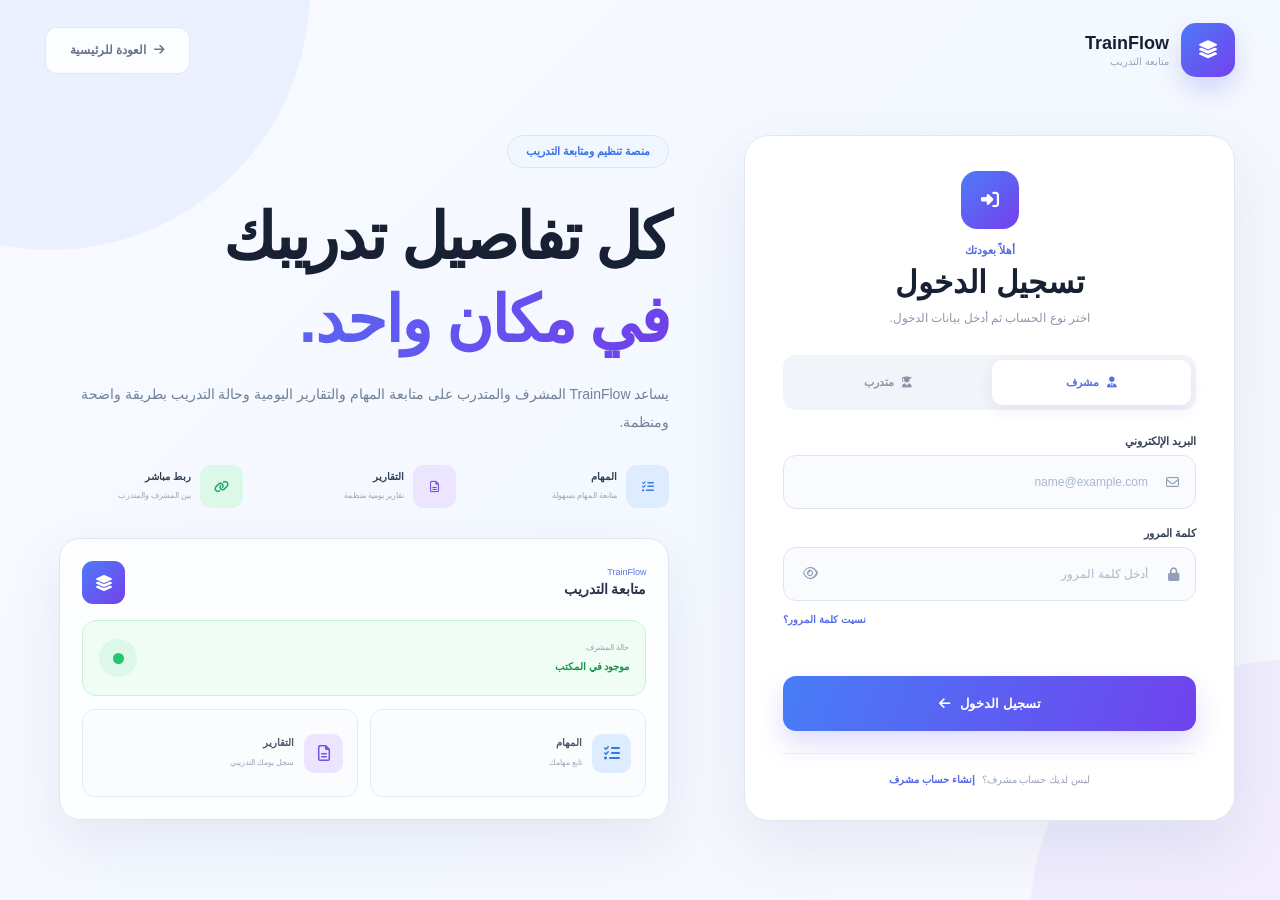
<file: profile.html>
<!DOCTYPE html><html lang="ar" dir="rtl"><head><meta charset="UTF-8"><meta name="viewport" content="width=device-width,initial-scale=1.0"><title>TrainFlow | الملف الشخصي</title><link rel="stylesheet" href="profile.css"><link rel="stylesheet" href="https://cdnjs.cloudflare.com/ajax/libs/font-awesome/6.5.0/css/all.min.css"></head><body><div class="bg"><div class="blob b1"></div><div class="blob b2"></div></div><main class="container"><button class="ghost-btn" id="back"><i class="fa-solid fa-arrow-right"></i> العودة للوحة التحكم</button><div class="section-title" style="margin-top:20px"><span>الحساب</span><h2>الملف الشخصي</h2></div><section class="dash-grid"><div class="card"><form id="form"><div class="form-group"><label>الاسم الكامل</label><input class="input" id="name" required></div><div class="form-group"><label>البريد الإلكتروني</label><input class="input" id="email" type="email" disabled></div><div class="form-group" id="fieldWrap"><label>مجال التدريب</label><input class="input" id="field"></div><div class="form-group"><label>نبذة</label><textarea class="textarea" id="bio"></textarea></div><div id="msg" class="message"></div><button class="btn" type="submit">حفظ التعديلات</button></form></div><aside class="card"><div class="section-title"><span>نوع الحساب</span><h2 id="role"></h2></div><div id="extra"></div></aside></section></main><script>
const TF={
 get(k,f=[]){try{return JSON.parse(localStorage.getItem(k))??f}catch{return f}},
 set(k,v){localStorage.setItem(k,JSON.stringify(v))},
 users(){return this.get('tf_users',[])}, tasks(){return this.get('tf_tasks',[])}, reports(){return this.get('tf_reports',[])}, invites(){return this.get('tf_invites',[])},
 session(){const id=localStorage.getItem('tf_session');return this.users().find(u=>u.id===id)||null},
 id(p='id'){return p+'_'+Date.now().toString(36)+Math.random().toString(36).slice(2,7)},
 esc(s=''){return String(s).replace(/[&<>'"]/g,c=>({'&':'&amp;','<':'&lt;','>':'&gt;',"'":'&#39;','"':'&quot;'}[c]))},
 date(s){if(!s)return '-';return new Date(s+'T00:00:00').toLocaleDateString('ar-SA',{year:'numeric',month:'long',day:'numeric'})},
 logout(){localStorage.removeItem('tf_session');location.href='login.html'},
 require(role){const u=this.session();if(!u){location.href='login.html';return null}if(role&&u.role!==role){location.href=u.role==='supervisor'?'supervisor-dashboard.html':'trainee-dashboard.html';return null}return u}
};

const u=TF.require();if(u){document.getElementById('back').onclick=()=>location.href=u.role==='supervisor'?'supervisor-dashboard.html':'trainee-dashboard.html';document.getElementById('name').value=u.name;document.getElementById('email').value=u.email;document.getElementById('field').value=u.trainingField||'';document.getElementById('bio').value=u.bio||'';document.getElementById('role').textContent=u.role==='supervisor'?'مشرف':'متدرب';if(u.role==='supervisor'){document.getElementById('fieldWrap').classList.add('hidden');document.getElementById('extra').innerHTML=`<div class="code-box"><span class="muted">كود ربط المتدربين</span><div class="code">${u.supervisorLinkCode}</div></div>`}else{const sup=TF.users().find(x=>x.id===u.supervisorId);document.getElementById('extra').innerHTML=`<p class="muted">المشرف المسؤول</p><h3 style="margin-top:5px">${TF.esc(sup?.name||'غير مرتبط')}</h3>`}document.getElementById('form').onsubmit=e=>{e.preventDefault();let users=TF.users(),i=users.findIndex(x=>x.id===u.id);users[i].name=document.getElementById('name').value.trim();users[i].bio=document.getElementById('bio').value.trim();if(u.role==='trainee')users[i].trainingField=document.getElementById('field').value.trim();TF.set('tf_users',users);document.getElementById('msg').className='message success';document.getElementById('msg').textContent='تم حفظ التعديلات'}}</script></body></html>
</file>
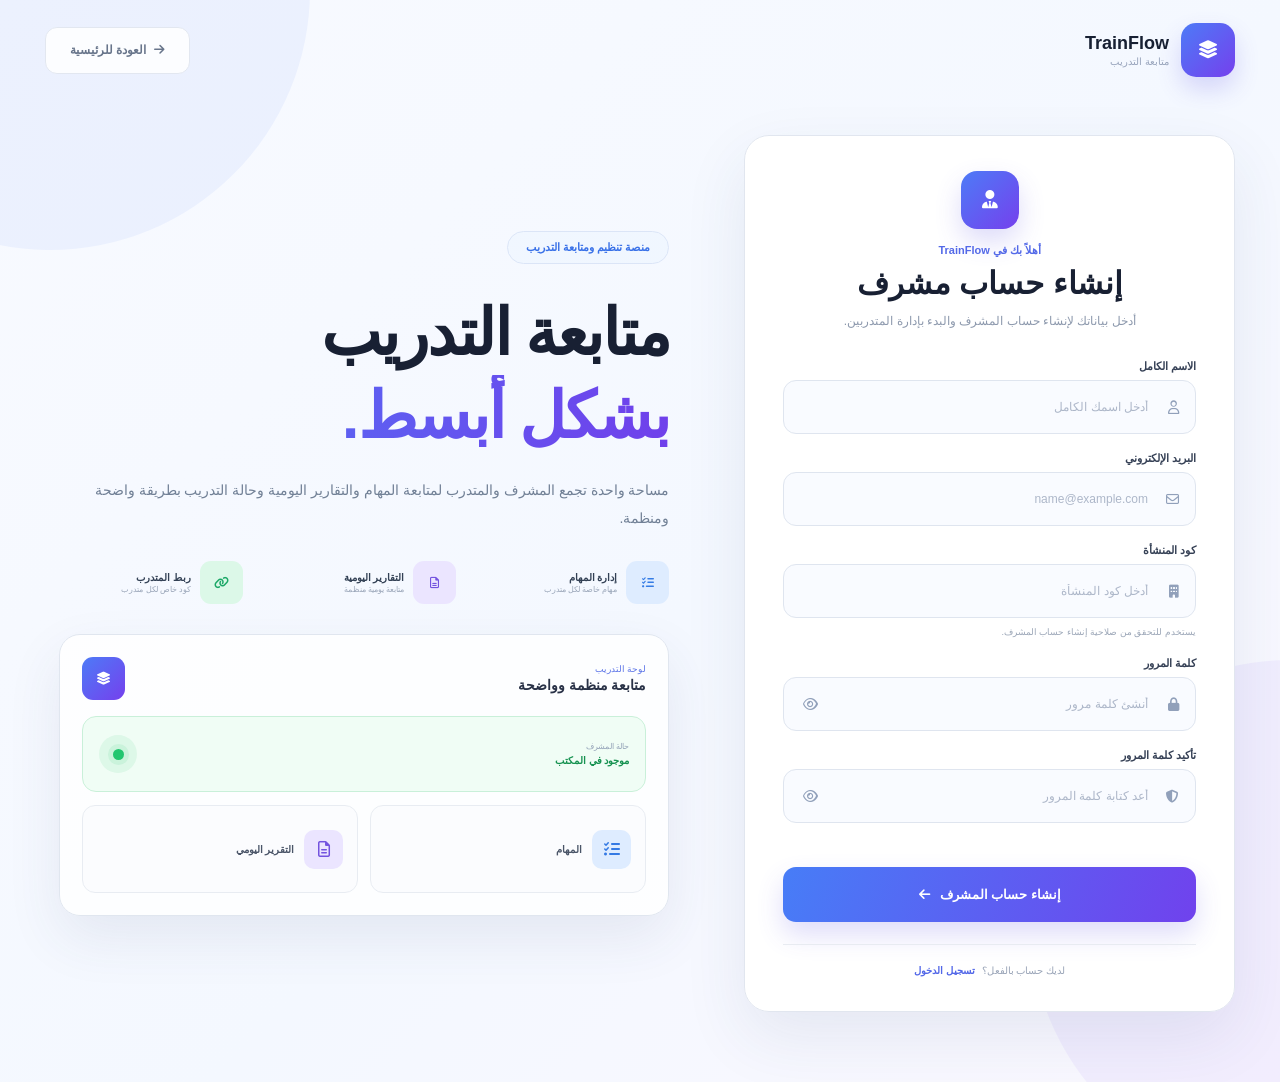
<file: register.html>
<!DOCTYPE html>
<html lang="ar" dir="rtl">

<head>
    <meta charset="UTF-8">

    <meta
        name="viewport"
        content="width=device-width, initial-scale=1.0"
    >

    <title>TrainFlow | إنشاء حساب مشرف</title>

    <link
        rel="stylesheet"
        href="register.css"
    >

    <link
        rel="stylesheet"
        href="https://cdnjs.cloudflare.com/ajax/libs/font-awesome/6.5.0/css/all.min.css"
    >
</head>


<body>

    <!-- خلفية -->
    <div class="circle-one"></div>
    <div class="circle-two"></div>


    <!-- =========================
         HEADER
    ========================== -->

    <header class="top-header">

        <a href="index.html" class="brand">

            <div class="brand-icon">
                <i class="fa-solid fa-layer-group"></i>
            </div>

            <div class="brand-text">

                <strong>
                    TrainFlow
                </strong>

                <span>
                    متابعة التدريب
                </span>

            </div>

        </a>


        <a
            href="index.html"
            class="home-button"
        >

            <i class="fa-solid fa-arrow-right"></i>

            <span>
                العودة للرئيسية
            </span>

        </a>

    </header>


    <!-- =========================
         MAIN
    ========================== -->

    <main class="page-container">


        <!-- =========================
             REGISTER CARD
        ========================== -->

        <section class="register-card">


            <div class="form-header">

                <div class="form-icon">

                    <i class="fa-solid fa-user-tie"></i>

                </div>


                <span class="welcome">

                    أهلاً بك في TrainFlow

                </span>


                <h1>
                    إنشاء حساب مشرف
                </h1>


                <p>
                    أدخل بياناتك لإنشاء حساب المشرف
                    والبدء بإدارة المتدربين.
                </p>

            </div>


            <!-- =========================
                 FORM
            ========================== -->

            <form id="registerForm">


                <!-- الاسم -->

                <div class="form-group">

                    <label for="fullName">
                        الاسم الكامل
                    </label>


                    <div class="input-box">

                        <i
                            class="fa-regular fa-user input-icon"
                        ></i>

                        <input
                            type="text"
                            id="fullName"
                            placeholder="أدخل اسمك الكامل"
                            autocomplete="name"
                            required
                        >

                    </div>

                </div>


                <!-- البريد -->

                <div class="form-group">

                    <label for="email">
                        البريد الإلكتروني
                    </label>


                    <div class="input-box">

                        <i
                            class="fa-regular fa-envelope input-icon"
                        ></i>

                        <input
                            type="email"
                            id="email"
                            placeholder="name@example.com"
                            autocomplete="email"
                            required
                        >

                    </div>

                </div>


                <!-- كود المنشأة -->

                <div class="form-group">

                    <label for="organizationCode">
                        كود المنشأة
                    </label>


                    <div class="input-box">

                        <i
                            class="fa-solid fa-building input-icon"
                        ></i>

                        <input
                            type="password"
                            id="organizationCode"
                            placeholder="أدخل كود المنشأة"
                            autocomplete="off"
                            required
                        >

                    </div>


                    <small class="help-text">

                        يستخدم للتحقق من صلاحية
                        إنشاء حساب المشرف.

                    </small>

                </div>


                <!-- كلمة المرور -->

                <div class="form-group">

                    <label for="password">
                        كلمة المرور
                    </label>


                    <div class="input-box">

                        <i
                            class="fa-solid fa-lock input-icon"
                        ></i>


                        <input
                            type="password"
                            id="password"
                            placeholder="أنشئ كلمة مرور"
                            autocomplete="new-password"
                            required
                        >


                        <button
                            type="button"
                            class="show-password"
                            id="showPassword"
                            aria-label="إظهار كلمة المرور"
                        >

                            <i class="fa-regular fa-eye"></i>

                        </button>

                    </div>

                </div>


                <!-- تأكيد كلمة المرور -->

                <div class="form-group">

                    <label for="confirmPassword">
                        تأكيد كلمة المرور
                    </label>


                    <div class="input-box">

                        <i
                            class="fa-solid fa-shield-halved input-icon"
                        ></i>


                        <input
                            type="password"
                            id="confirmPassword"
                            placeholder="أعد كتابة كلمة المرور"
                            autocomplete="new-password"
                            required
                        >


                        <button
                            type="button"
                            class="show-password"
                            id="showConfirmPassword"
                            aria-label="إظهار تأكيد كلمة المرور"
                        >

                            <i class="fa-regular fa-eye"></i>

                        </button>

                    </div>

                </div>


                <!-- الرسائل -->

                <div
                    id="formMessage"
                    class="form-message"
                ></div>


                <!-- زر إنشاء الحساب -->

                <button
                    type="submit"
                    class="register-button"
                    id="registerButton"
                >

                    <span id="registerButtonText">
                        إنشاء حساب المشرف
                    </span>

                    <i class="fa-solid fa-arrow-left"></i>

                </button>

            </form>


            <!-- تسجيل الدخول -->

            <div class="login-area">

                <span>
                    لديك حساب بالفعل؟
                </span>

                <a href="login.html">
                    تسجيل الدخول
                </a>

            </div>

        </section>



        <!-- =========================
             INFORMATION SIDE
        ========================== -->

        <section class="info-section">


            <div class="info-badge">

                منصة تنظيم ومتابعة التدريب

            </div>


            <h2>

                متابعة التدريب

                <strong>
                    بشكل أبسط.
                </strong>

            </h2>


            <p class="description">

                مساحة واحدة تجمع المشرف والمتدرب
                لمتابعة المهام والتقارير اليومية
                وحالة التدريب بطريقة واضحة ومنظمة.

            </p>


            <!-- المميزات -->

            <div class="features">


                <div class="feature">

                    <div class="feature-icon blue">

                        <i class="fa-solid fa-list-check"></i>

                    </div>


                    <div class="feature-text">

                        <strong>
                            إدارة المهام
                        </strong>

                        <span>
                            مهام خاصة لكل متدرب
                        </span>

                    </div>

                </div>


                <div class="feature">

                    <div class="feature-icon purple">

                        <i class="fa-regular fa-file-lines"></i>

                    </div>


                    <div class="feature-text">

                        <strong>
                            التقارير اليومية
                        </strong>

                        <span>
                            متابعة يومية منظمة
                        </span>

                    </div>

                </div>


                <div class="feature">

                    <div class="feature-icon green">

                        <i class="fa-solid fa-link"></i>

                    </div>


                    <div class="feature-text">

                        <strong>
                            ربط المتدرب
                        </strong>

                        <span>
                            كود خاص لكل متدرب
                        </span>

                    </div>

                </div>

            </div>



            <!-- =========================
                 PREVIEW
            ========================== -->

            <div class="preview">


                <div class="preview-header">


                    <div>

                        <span>
                            لوحة التدريب
                        </span>

                        <strong>
                            متابعة منظمة وواضحة
                        </strong>

                    </div>


                    <div class="preview-logo">

                        <i class="fa-solid fa-layer-group"></i>

                    </div>

                </div>


                <!-- حالة المشرف -->

                <div class="status">


                    <div class="status-text">

                        <span>
                            حالة المشرف
                        </span>

                        <strong>
                            موجود في المكتب
                        </strong>

                    </div>


                    <div class="status-circle">

                        <div class="status-dot"></div>

                    </div>

                </div>


                <!-- المهام -->

                <div class="preview-items">


                    <div class="preview-item">

                        <div class="preview-item-icon blue">

                            <i class="fa-solid fa-list-check"></i>

                        </div>

                        <span>
                            المهام
                        </span>

                    </div>


                    <div class="preview-item">

                        <div class="preview-item-icon purple">

                            <i class="fa-regular fa-file-lines"></i>

                        </div>

                        <span>
                            التقرير اليومي
                        </span>

                    </div>

                </div>

            </div>

        </section>

    </main>



    <!-- =========================
         JAVASCRIPT
    ========================== -->

    <script>

        /* =========================
           العناصر
        ========================== */

        const registerForm =
            document.getElementById("registerForm");

        const fullNameInput =
            document.getElementById("fullName");

        const emailInput =
            document.getElementById("email");

        const organizationCodeInput =
            document.getElementById("organizationCode");

        const passwordInput =
            document.getElementById("password");

        const confirmPasswordInput =
            document.getElementById("confirmPassword");

        const showPasswordButton =
            document.getElementById("showPassword");

        const showConfirmPasswordButton =
            document.getElementById("showConfirmPassword");

        const formMessage =
            document.getElementById("formMessage");

        const registerButton =
            document.getElementById("registerButton");

        const registerButtonText =
            document.getElementById("registerButtonText");


        /* =========================
           إظهار كلمة المرور
        ========================== */

        showPasswordButton.addEventListener(
            "click",
            function () {

                togglePassword(
                    passwordInput,
                    showPasswordButton
                );

            }
        );


        showConfirmPasswordButton.addEventListener(
            "click",
            function () {

                togglePassword(
                    confirmPasswordInput,
                    showConfirmPasswordButton
                );

            }
        );


        function togglePassword(input, button) {

            const icon =
                button.querySelector("i");


            if (input.type === "password") {

                input.type = "text";

                icon.classList.remove("fa-eye");

                icon.classList.add("fa-eye-slash");

            } else {

                input.type = "password";

                icon.classList.remove("fa-eye-slash");

                icon.classList.add("fa-eye");

            }

        }


        /* =========================
           رسائل
        ========================== */

        function showError(text) {

            formMessage.textContent = text;

            formMessage.className =
                "form-message error";

        }


        function showSuccess(text) {

            formMessage.textContent = text;

            formMessage.className =
                "form-message success";

        }


        /* =========================
           إنشاء الحساب
        ========================== */

        registerForm.addEventListener(
            "submit",
            function (event) {

                event.preventDefault();


                const fullName =
                    fullNameInput.value.trim();

                const email =
                    emailInput.value
                        .trim()
                        .toLowerCase();

                const organizationCode =
                    organizationCodeInput.value.trim();

                const password =
                    passwordInput.value;

                const confirmPassword =
                    confirmPasswordInput.value;


                /* تنظيف الرسالة */

                formMessage.textContent = "";

                formMessage.className =
                    "form-message";


                /* =========================
                   التحقق من الحقول
                ========================== */

                if (
                    !fullName ||
                    !email ||
                    !organizationCode ||
                    !password ||
                    !confirmPassword
                ) {

                    showError(
                        "يرجى تعبئة جميع البيانات."
                    );

                    return;
                }


                /* =========================
                   التحقق من البريد
                ========================== */

                const emailPattern =
                    /^[^\s@]+@[^\s@]+\.[^\s@]+$/;


                if (!emailPattern.test(email)) {

                    showError(
                        "يرجى إدخال بريد إلكتروني صحيح."
                    );

                    return;
                }


                /* =========================
                   كود المنشأة
                ========================== */

                const correctOrganizationCode =
                    "5566";


                if (
                    organizationCode !==
                    correctOrganizationCode
                ) {

                    showError(
                        "كود المنشأة غير صحيح."
                    );

                    return;
                }


                /* =========================
                   كلمة المرور
                ========================== */

                if (password.length < 6) {

                    showError(
                        "كلمة المرور يجب أن تكون 6 أحرف أو أرقام على الأقل."
                    );

                    return;
                }


                if (
                    password !==
                    confirmPassword
                ) {

                    showError(
                        "كلمتا المرور غير متطابقتين."
                    );

                    return;
                }


                /* =========================
                   التأكد أن الحساب غير موجود
                ========================== */

                const existingAccount =
                    localStorage.getItem(
                        "trainflowSupervisor"
                    );


                if (existingAccount) {

                    const account =
                        JSON.parse(existingAccount);


                    if (
                        account.email === email
                    ) {

                        showError(
                            "يوجد حساب مشرف بهذا البريد الإلكتروني بالفعل."
                        );

                        return;
                    }

                }


                /* =========================
                   إنشاء بيانات المشرف
                ========================== */

                const supervisor = {

                    id:
                        "SUP-" + Date.now(),

                    name:
                        fullName,

                    email:
                        email,

                    password:
                        password,

                    createdAt:
                        new Date().toISOString()

                };


                /* =========================
                   حفظ الحساب
                ========================== */

                localStorage.setItem(
                    "trainflowSupervisor",
                    JSON.stringify(supervisor)
                );


                /* =========================
                   تسجيل الدخول
                ========================== */

                localStorage.setItem(
                    "trainflowCurrentUser",
                    JSON.stringify({

                        id:
                            supervisor.id,

                        name:
                            supervisor.name,

                        email:
                            supervisor.email,

                        role:
                            "supervisor"

                    })
                );


                localStorage.setItem(
                    "supervisorLoggedIn",
                    "true"
                );


                /* =========================
                   نجاح
                ========================== */

                showSuccess(
                    "تم إنشاء الحساب بنجاح، جاري الدخول..."
                );


                registerButton.disabled = true;

                registerButtonText.textContent =
                    "جاري الدخول...";


                /* =========================
                   الانتقال للوحة المشرف
                ========================== */

                setTimeout(
                    function () {

                        window.location.href =
                            "supervisor-dashboard.html";

                    },
                    700
                );

            }
        );

    </script>

</body>

</html>
</file>
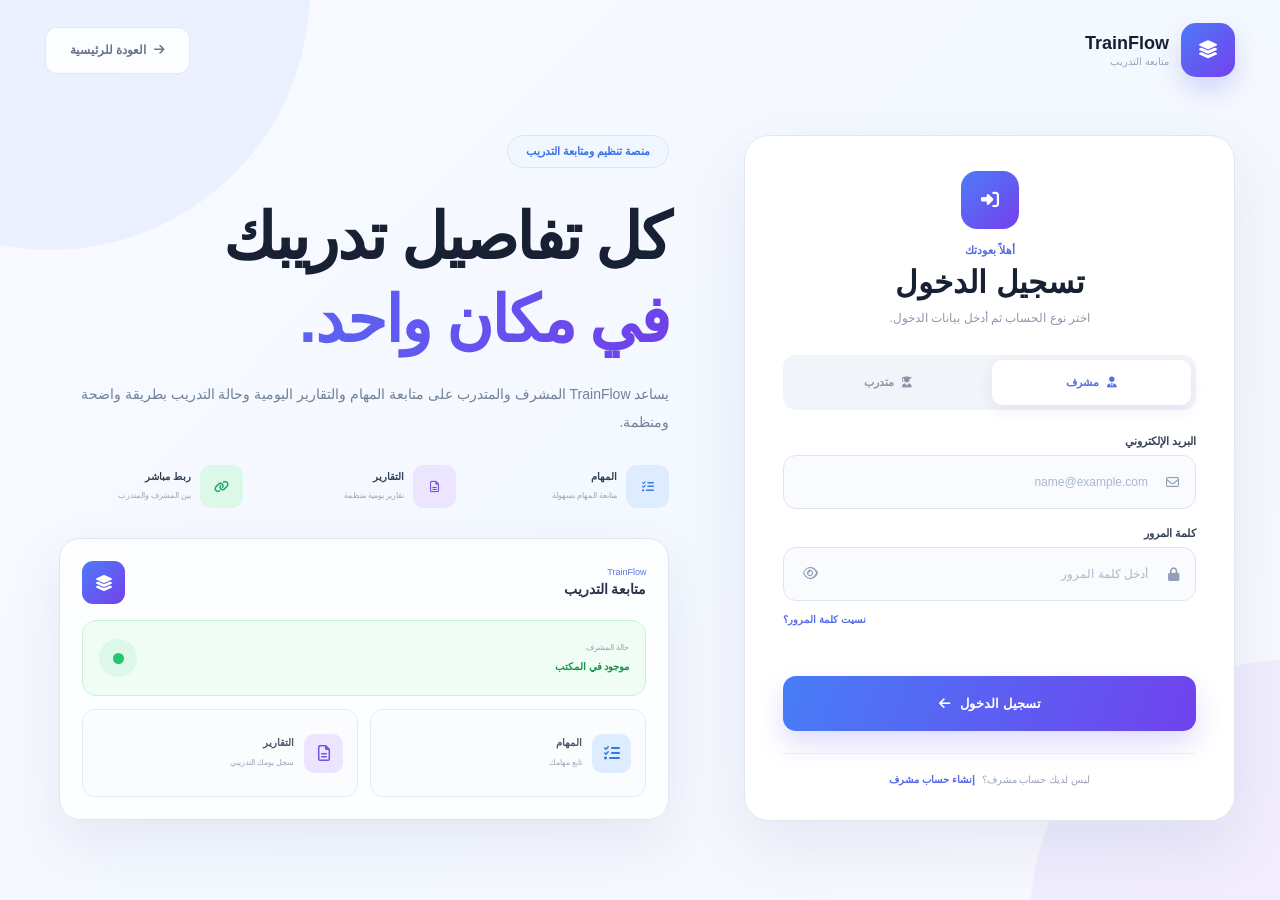
<file: reports.html>
<!DOCTYPE html><html lang="ar" dir="rtl"><head><meta charset="UTF-8"><meta name="viewport" content="width=device-width,initial-scale=1.0"><title>TrainFlow | التقارير اليومية</title><link rel="stylesheet" href="reports.css"><link rel="stylesheet" href="https://cdnjs.cloudflare.com/ajax/libs/font-awesome/6.5.0/css/all.min.css"></head><body><div class="bg"><div class="blob b1"></div><div class="blob b2"></div></div><aside class="sidebar"><div class="brand"><div class="brand-icon"><i class="fa-solid fa-user-graduate"></i></div><div><h1>TrainFlow</h1><small>Supervisor Panel</small></div></div><nav class="side-nav"><a href="supervisor-dashboard.html" class=""><i class="fa-solid fa-house"></i><span>الرئيسية</span></a><a href="add-trainee.html" class=""><i class="fa-solid fa-user-plus"></i><span>إضافة متدرب</span></a><a href="supervisor-dashboard.html#trainees-section" class=""><i class="fa-solid fa-users"></i><span>المتدربون</span></a><a href="supervisor-dashboard.html#tasks-section" class=""><i class="fa-solid fa-list-check"></i><span>المهام</span></a><a href="reports.html" class="active"><i class="fa-solid fa-file-lines"></i><span>التقارير اليومية</span></a><a href="profile.html" class=""><i class="fa-solid fa-user"></i><span>الملف الشخصي</span></a></nav><div class="side-bottom"><a href="#" id="logoutBtn"><i class="fa-solid fa-right-from-bracket"></i><span>تسجيل الخروج</span></a></div></aside><main class="dashboard"><header class="dash-head"><div><p class="muted">التقارير اليومية</p><h1>تقارير المتدربين</h1><p class="muted">تعرض فقط تقارير المتدربين المرتبطين بك.</p></div></header><div class="card"><div class="toolbar"><select id="trainee" class="select" style="max-width:300px"><option value="all">جميع المتدربين</option></select><input id="date" class="input" type="date" style="max-width:220px"></div><div id="list" class="list"></div></div></main><script>
const TF={
 get(k,f=[]){try{return JSON.parse(localStorage.getItem(k))??f}catch{return f}},
 set(k,v){localStorage.setItem(k,JSON.stringify(v))},
 users(){return this.get('tf_users',[])}, tasks(){return this.get('tf_tasks',[])}, reports(){return this.get('tf_reports',[])}, invites(){return this.get('tf_invites',[])},
 session(){const id=localStorage.getItem('tf_session');return this.users().find(u=>u.id===id)||null},
 id(p='id'){return p+'_'+Date.now().toString(36)+Math.random().toString(36).slice(2,7)},
 esc(s=''){return String(s).replace(/[&<>'"]/g,c=>({'&':'&amp;','<':'&lt;','>':'&gt;',"'":'&#39;','"':'&quot;'}[c]))},
 date(s){if(!s)return '-';return new Date(s+'T00:00:00').toLocaleDateString('ar-SA',{year:'numeric',month:'long',day:'numeric'})},
 logout(){localStorage.removeItem('tf_session');location.href='login.html'},
 require(role){const u=this.session();if(!u){location.href='login.html';return null}if(role&&u.role!==role){location.href=u.role==='supervisor'?'supervisor-dashboard.html':'trainee-dashboard.html';return null}return u}
};

const u=TF.require('supervisor');if(u){document.getElementById('logoutBtn').onclick=e=>{e.preventDefault();TF.logout()};const trainees=TF.users().filter(x=>x.role==='trainee'&&x.supervisorId===u.id),sel=document.getElementById('trainee'),date=document.getElementById('date');sel.innerHTML='<option value="all">جميع المتدربين</option>'+trainees.map(x=>`<option value="${x.id}">${TF.esc(x.name)}</option>`).join('');const q=new URLSearchParams(location.search).get('trainee');if(q&&trainees.some(x=>x.id===q))sel.value=q;sel.onchange=render;date.onchange=render;function render(){const ids=new Set(trainees.map(x=>x.id));const reps=TF.reports().filter(r=>ids.has(r.traineeId)&&(sel.value==='all'||r.traineeId===sel.value)&&(!date.value||r.date===date.value)).sort((a,b)=>b.date.localeCompare(a.date));document.getElementById('list').innerHTML=reps.length?reps.map(r=>{const tr=trainees.find(x=>x.id===r.traineeId);return `<article class="list-item report-card" style="align-items:flex-start"><div class="list-main"><h3>${TF.esc(tr?.name||'')} — ${TF.date(r.date)}</h3><p><b>الإنجاز:</b> ${TF.esc(r.work)}</p>${r.learned?`<p><b>تعلم:</b> ${TF.esc(r.learned)}</p>`:''}${r.challenges?`<p><b>تحديات:</b> ${TF.esc(r.challenges)}</p>`:''}${r.plan?`<p><b>الخطة:</b> ${TF.esc(r.plan)}</p>`:''}</div></article>`}).join(''):'<div class="empty"><i class="fa-solid fa-file-lines"></i><h3>لا توجد تقارير مطابقة</h3></div>'}render()}</script></body></html>
</file>
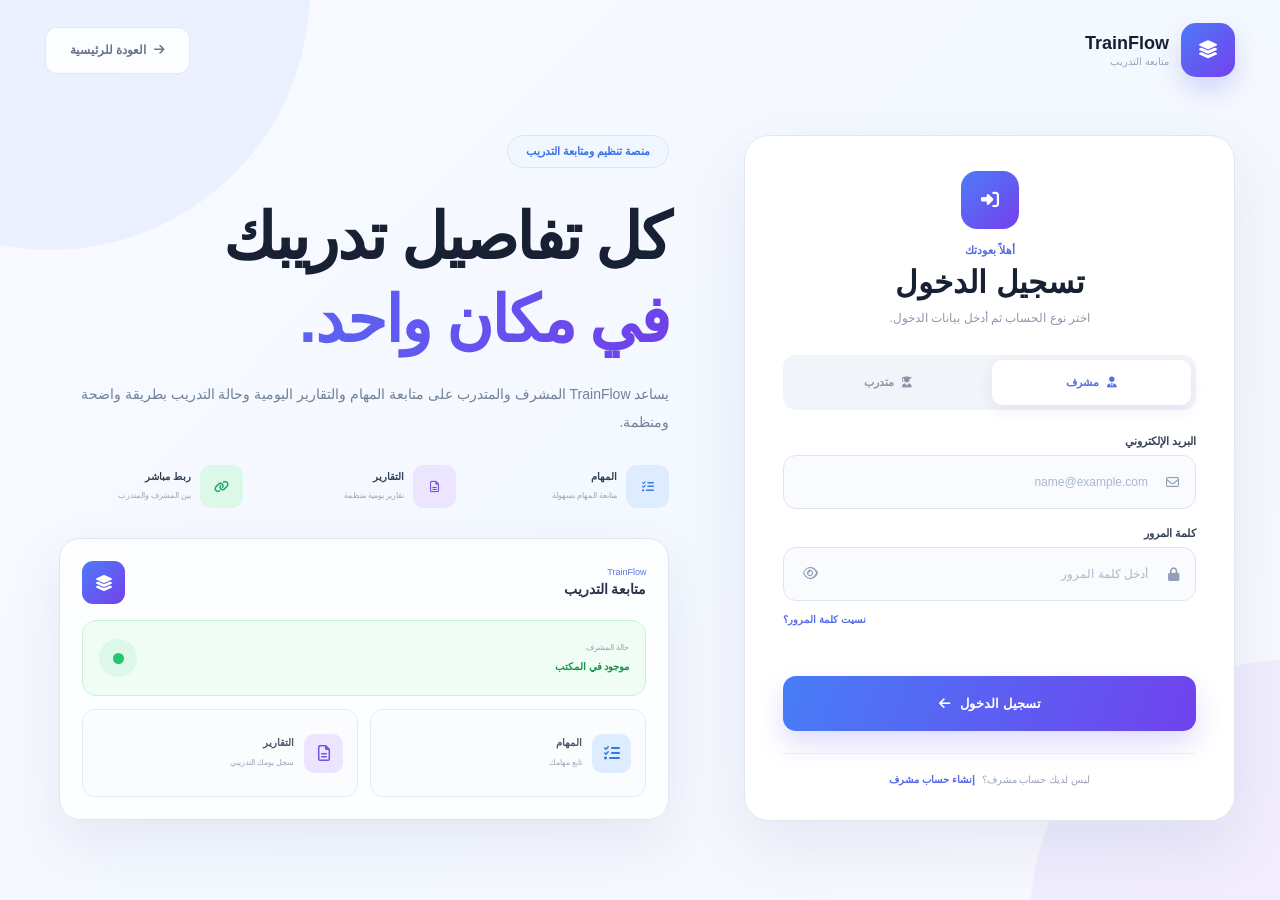
<file: supervisor-dashboard.html>
<!DOCTYPE html>
<html lang="ar" dir="rtl">

<head>

    <meta charset="UTF-8">

    <meta
        name="viewport"
        content="width=device-width, initial-scale=1.0"
    >

    <title>TrainFlow | لوحة المشرف</title>

    <link
        rel="stylesheet"
        href="supervisor-dashboard.css"
    >

    <link
        rel="stylesheet"
        href="https://cdnjs.cloudflare.com/ajax/libs/font-awesome/6.5.0/css/all.min.css"
    >

</head>


<body>


<!-- ==================================================
     HEADER
================================================== -->

<header class="top-header">

    <a
        href="index.html"
        class="brand"
    >

        <div class="brand-icon">

            <i class="fa-solid fa-layer-group"></i>

        </div>


        <div class="brand-text">

            <strong>
                TrainFlow
            </strong>

            <span>
                متابعة التدريب
            </span>

        </div>

    </a>



    <div class="header-actions">


        <div class="supervisor-info">

            <div class="supervisor-avatar">

                <i class="fa-regular fa-user"></i>

            </div>


            <div>

                <strong id="supervisorName">
                    المشرف
                </strong>

                <span>
                    مشرف التدريب
                </span>

            </div>

        </div>



        <button
            type="button"
            class="logout-btn"
            id="logoutButton"
        >

            <i class="fa-solid fa-arrow-right-from-bracket"></i>

            تسجيل الخروج

        </button>

    </div>

</header>



<!-- ==================================================
     MAIN
================================================== -->

<main class="dashboard-container">


    <!-- ==================================================
         WELCOME
    ================================================== -->

    <section class="welcome-section">


        <div>

            <span class="welcome-badge">
                لوحة المشرف
            </span>


            <h1>

                أهلاً بك،

                <span id="welcomeSupervisorName">
                    المشرف
                </span>

            </h1>


            <p>
                تابع المتدربين والمهام والتقارير اليومية من مكان واحد.
            </p>

        </div>



        <!-- حالة المشرف -->

        <div class="presence-card">

            <div>

                <span class="presence-label">
                    حالتك الآن
                </span>

                <strong id="presenceText">
                    موجود في المكتب
                </strong>

            </div>


            <button
                type="button"
                class="presence-button active"
                id="presenceButton"
            >

                <span
                    class="presence-dot"
                    id="presenceDot"
                ></span>

                <span id="presenceButtonText">
                    موجود
                </span>

            </button>

        </div>

    </section>



    <!-- ==================================================
         STATISTICS
    ================================================== -->

    <section class="stats-grid">


        <div class="stat-card">

            <div class="stat-icon blue">

                <i class="fa-solid fa-users"></i>

            </div>

            <div>

                <span>
                    المتدربون
                </span>

                <strong id="totalTrainees">
                    0
                </strong>

            </div>

        </div>



        <div class="stat-card">

            <div class="stat-icon purple">

                <i class="fa-solid fa-list-check"></i>

            </div>

            <div>

                <span>
                    المهام
                </span>

                <strong id="totalTasks">
                    0
                </strong>

            </div>

        </div>



        <div class="stat-card">

            <div class="stat-icon green">

                <i class="fa-regular fa-file-lines"></i>

            </div>

            <div>

                <span>
                    التقارير
                </span>

                <strong id="totalReports">
                    0
                </strong>

            </div>

        </div>


    </section>



    <!-- ==================================================
         CONTENT
    ================================================== -->

    <div class="dashboard-grid">


        <!-- ==================================================
             ADD TRAINEE
        ================================================== -->

        <section class="dashboard-card add-trainee-section">


            <div class="section-header">

                <div>

                    <span class="section-label">
                        إدارة المتدربين
                    </span>

                    <h2>
                        إضافة متدرب
                    </h2>

                    <p>
                        أدخل بيانات المتدرب واختر له كود الدخول الخاص به.
                    </p>

                </div>


                <div class="section-icon">

                    <i class="fa-solid fa-user-plus"></i>

                </div>

            </div>



            <form id="addTraineeForm">


                <!-- الاسم -->

                <div class="form-group">

                    <label for="traineeName">
                        اسم المتدرب
                    </label>


                    <div class="input-box">

                        <i
                            class="fa-regular fa-user input-icon"
                        ></i>

                        <input
                            type="text"
                            id="traineeName"
                            placeholder="أدخل اسم المتدرب"
                            autocomplete="off"
                            required
                        >

                    </div>

                </div>



                <!-- البريد -->

                <div class="form-group">

                    <label for="traineeEmail">
                        البريد الإلكتروني
                    </label>


                    <div class="input-box">

                        <i
                            class="fa-regular fa-envelope input-icon"
                        ></i>

                        <input
                            type="email"
                            id="traineeEmail"
                            placeholder="name@example.com"
                            autocomplete="off"
                            required
                        >

                    </div>

                </div>



                <!-- الكود -->

                <div class="form-group">

                    <label for="traineeCode">
                        كود المتدرب
                    </label>


                    <div class="input-box">

                        <i
                            class="fa-solid fa-key input-icon"
                        ></i>

                        <input
                            type="text"
                            id="traineeCode"
                            placeholder="اختر كودًا للمتدرب"
                            autocomplete="off"
                            required
                        >

                    </div>


                    <small class="help-text">

                        سيستخدم المتدرب بريده الإلكتروني
                        وهذا الكود عند تسجيل الدخول.

                    </small>

                </div>



                <div
                    id="traineeMessage"
                    class="form-message"
                ></div>



                <button
                    type="submit"
                    class="add-trainee-btn"
                    id="addTraineeButton"
                >

                    <i class="fa-solid fa-user-plus"></i>

                    <span>
                        إضافة المتدرب
                    </span>

                </button>

            </form>

        </section>



        <!-- ==================================================
             QUICK ACTIONS
        ================================================== -->

        <section class="dashboard-card quick-actions-section">


            <div class="section-header">

                <div>

                    <span class="section-label">
                        إدارة التدريب
                    </span>

                    <h2>
                        الإجراءات
                    </h2>

                </div>


                <div class="section-icon">

                    <i class="fa-solid fa-bolt"></i>

                </div>

            </div>



            <div class="quick-actions">


                <a
                    href="supervisor-tasks.html"
                    class="quick-action"
                >

                    <div class="quick-icon blue">

                        <i class="fa-solid fa-list-check"></i>

                    </div>

                    <div>

                        <strong>
                            إدارة المهام
                        </strong>

                        <span>
                            إضافة ومتابعة مهام المتدربين
                        </span>

                    </div>

                    <i class="fa-solid fa-chevron-left arrow"></i>

                </a>



                <a
                    href="supervisor-reports.html"
                    class="quick-action"
                >

                    <div class="quick-icon purple">

                        <i class="fa-regular fa-file-lines"></i>

                    </div>

                    <div>

                        <strong>
                            التقارير اليومية
                        </strong>

                        <span>
                            الاطلاع على تقارير المتدربين
                        </span>

                    </div>

                    <i class="fa-solid fa-chevron-left arrow"></i>

                </a>


            </div>

        </section>

    </div>



    <!-- ==================================================
         TRAINEES
    ================================================== -->

    <section class="dashboard-card trainees-section">


        <div class="section-header">


            <div>

                <span class="section-label">
                    فريق التدريب
                </span>

                <h2>
                    المتدربون
                </h2>

                <p>
                    المتدربون المرتبطون بحسابك.
                </p>

            </div>


            <div class="trainees-count">

                <i class="fa-solid fa-users"></i>

                <span id="traineesCount">
                    0
                </span>

            </div>

        </div>



        <div class="trainee-search">

            <i class="fa-solid fa-magnifying-glass"></i>

            <input
                type="text"
                id="traineeSearch"
                placeholder="البحث باسم المتدرب أو البريد..."
            >

        </div>



        <div
            id="traineesList"
            class="trainees-list"
        ></div>


    </section>


</main>



<!-- ==================================================
     JAVASCRIPT
================================================== -->

<script>


/* ==================================================
   CURRENT SUPERVISOR
================================================== */

const currentUser =
    JSON.parse(
        localStorage.getItem(
            "trainflowCurrentUser"
        ) || "null"
    );


/*
    حماية الصفحة
*/

if (
    !currentUser ||
    currentUser.role !== "supervisor"
) {

    window.location.href =
        "login.html";

}



/* ==================================================
   SUPERVISOR INFORMATION
================================================== */

document.getElementById(
    "supervisorName"
).textContent =
    currentUser.name || "المشرف";


document.getElementById(
    "welcomeSupervisorName"
).textContent =
    currentUser.name || "المشرف";



/* ==================================================
   ELEMENTS
================================================== */

const addTraineeForm =
    document.getElementById(
        "addTraineeForm"
    );


const traineeNameInput =
    document.getElementById(
        "traineeName"
    );


const traineeEmailInput =
    document.getElementById(
        "traineeEmail"
    );


const traineeCodeInput =
    document.getElementById(
        "traineeCode"
    );


const traineeMessage =
    document.getElementById(
        "traineeMessage"
    );


const traineesList =
    document.getElementById(
        "traineesList"
    );


const traineesCount =
    document.getElementById(
        "traineesCount"
    );


const totalTrainees =
    document.getElementById(
        "totalTrainees"
    );


const traineeSearch =
    document.getElementById(
        "traineeSearch"
    );



/* ==================================================
   GET ALL TRAINEES
================================================== */

function getAllTrainees() {

    const saved =
        localStorage.getItem(
            "trainflowTrainees"
        );


    if (!saved) {

        return [];

    }


    try {

        const trainees =
            JSON.parse(saved);


        return Array.isArray(trainees)
            ? trainees
            : [];

    }

    catch (error) {

        console.error(
            "خطأ في قراءة المتدربين",
            error
        );

        return [];

    }

}



/* ==================================================
   GET CURRENT SUPERVISOR TRAINEES
================================================== */

function getMyTrainees() {

    const trainees =
        getAllTrainees();


    return trainees.filter(
        function (trainee) {

            return (
                String(trainee.supervisorId) ===
                String(currentUser.id)
            );

        }
    );

}



/* ==================================================
   SAVE TRAINEES
================================================== */

function saveTrainees(trainees) {

    localStorage.setItem(
        "trainflowTrainees",
        JSON.stringify(trainees)
    );

}



/* ==================================================
   MESSAGES
================================================== */

function clearTraineeMessage() {

    traineeMessage.textContent = "";

    traineeMessage.className =
        "form-message";

}


function showTraineeError(message) {

    traineeMessage.textContent =
        message;

    traineeMessage.className =
        "form-message error";

}


function showTraineeSuccess(message) {

    traineeMessage.textContent =
        message;

    traineeMessage.className =
        "form-message success";

}



/* ==================================================
   ADD TRAINEE
================================================== */

addTraineeForm.addEventListener(
    "submit",
    function (event) {

        event.preventDefault();


        clearTraineeMessage();


        const name =
            traineeNameInput.value.trim();


        const email =
            traineeEmailInput.value
                .trim()
                .toLowerCase();


        const code =
            traineeCodeInput.value.trim();



        /* =========================================
           EMPTY FIELDS
        ========================================= */

        if (
            !name ||
            !email ||
            !code
        ) {

            showTraineeError(
                "يرجى تعبئة جميع بيانات المتدرب."
            );

            return;

        }



        /* =========================================
           EMAIL
        ========================================= */

        const emailPattern =
            /^[^\s@]+@[^\s@]+\.[^\s@]+$/;


        if (
            !emailPattern.test(email)
        ) {

            showTraineeError(
                "يرجى إدخال بريد إلكتروني صحيح."
            );

            return;

        }



        /* =========================================
           CODE
        ========================================= */

        if (
            code.length < 4
        ) {

            showTraineeError(
                "كود المتدرب يجب أن يكون 4 خانات على الأقل."
            );

            return;

        }



        const trainees =
            getAllTrainees();



        /* =========================================
           DUPLICATE EMAIL
        ========================================= */

        const emailExists =
            trainees.some(
                function (trainee) {

                    return (
                        String(
                            trainee.email || ""
                        )
                        .trim()
                        .toLowerCase()
                        === email
                    );

                }
            );


        if (emailExists) {

            showTraineeError(
                "هذا البريد مرتبط بمتدرب مسبقًا."
            );

            return;

        }



        /* =========================================
           DUPLICATE CODE
        ========================================= */

        const codeExists =
            trainees.some(
                function (trainee) {

                    return (
                        String(
                            trainee.code || ""
                        ).trim()
                        === code
                    );

                }
            );


        if (codeExists) {

            showTraineeError(
                "هذا الكود مستخدم، اختر كودًا آخر."
            );

            return;

        }



        /* =========================================
           CREATE TRAINEE

           هنا الربط الحقيقي بالمشرف
        ========================================= */

        const newTrainee = {

            id:
                "TR-" + Date.now(),


            name:
                name,


            email:
                email,


            code:
                code,


            /* المشرف */

            supervisorId:
                currentUser.id,


            supervisorName:
                currentUser.name ||
                "المشرف",


            supervisorEmail:
                currentUser.email ||
                "",


            createdAt:
                new Date().toISOString()

        };



        /* =========================================
           SAVE
        ========================================= */

        trainees.push(
            newTrainee
        );


        saveTrainees(
            trainees
        );



        /* =========================================
           RESET
        ========================================= */

        addTraineeForm.reset();


        showTraineeSuccess(
            "تمت إضافة المتدرب وربطه بحسابك بنجاح."
        );


        renderTrainees();

    }
);



/* ==================================================
   RENDER TRAINEES
================================================== */

function renderTrainees(
    searchText = ""
) {

    /*
        مهم:
        نعرض متدربي هذا المشرف فقط.
    */

    const trainees =
        getMyTrainees();


    traineesCount.textContent =
        trainees.length;


    totalTrainees.textContent =
        trainees.length;


    traineesList.innerHTML = "";



    const search =
        searchText
            .trim()
            .toLowerCase();



    const filteredTrainees =
        trainees.filter(
            function (trainee) {

                const name =
                    String(
                        trainee.name || ""
                    )
                    .toLowerCase();


                const email =
                    String(
                        trainee.email || ""
                    )
                    .toLowerCase();


                return (
                    name.includes(search) ||
                    email.includes(search)
                );

            }
        );



    /* =========================================
       EMPTY
    ========================================= */

    if (
        filteredTrainees.length === 0
    ) {

        traineesList.innerHTML = `

            <div class="empty-trainees">

                <div class="empty-icon">

                    <i class="fa-regular fa-user"></i>

                </div>


                <h3>

                    ${
                        search
                        ? "لا توجد نتائج"
                        : "لا يوجد متدربون حتى الآن"
                    }

                </h3>


                <p>

                    ${
                        search
                        ? "جرّب البحث باسم أو بريد مختلف."
                        : "أضف أول متدرب من النموذج بالأعلى."
                    }

                </p>

            </div>

        `;


        return;

    }



    /* =========================================
       CARDS
    ========================================= */

    filteredTrainees.forEach(
        function (trainee) {


            const card =
                document.createElement(
                    "div"
                );


            card.className =
                "trainee-card";


            card.innerHTML = `


                <div class="trainee-info">


                    <div class="trainee-avatar">

                        <i class="fa-regular fa-user"></i>

                    </div>


                    <div class="trainee-details">

                        <h3>
                            ${escapeHTML(trainee.name)}
                        </h3>

                        <p>
                            ${escapeHTML(trainee.email)}
                        </p>

                    </div>

                </div>



                <div class="trainee-code">

                    <span>
                        كود الدخول
                    </span>

                    <strong>
                        ${escapeHTML(trainee.code)}
                    </strong>

                </div>



                <div class="trainee-actions">


                    <button
                        type="button"
                        class="edit-code-btn"
                        onclick="changeTraineeCode('${trainee.id}')"
                    >

                        <i class="fa-solid fa-key"></i>

                        تغيير الكود

                    </button>



                    <button
                        type="button"
                        class="delete-trainee-btn"
                        onclick="deleteTrainee('${trainee.id}')"
                    >

                        <i class="fa-regular fa-trash-can"></i>

                        حذف

                    </button>


                </div>

            `;


            traineesList.appendChild(
                card
            );

        }
    );

}



/* ==================================================
   CHANGE CODE
================================================== */

function changeTraineeCode(id) {

    const trainees =
        getAllTrainees();


    const trainee =
        trainees.find(
            function (item) {

                return (
                    item.id === id &&
                    String(item.supervisorId) ===
                    String(currentUser.id)
                );

            }
        );


    if (!trainee) {

        return;

    }



    const newCode =
        prompt(
            "أدخل الكود الجديد للمتدرب " +
            trainee.name +
            ":",
            trainee.code
        );


    if (
        newCode === null
    ) {

        return;

    }


    const cleanCode =
        newCode.trim();



    if (!cleanCode) {

        alert(
            "لا يمكن ترك كود المتدرب فارغًا."
        );

        return;

    }



    if (
        cleanCode.length < 4
    ) {

        alert(
            "الكود يجب أن يكون 4 خانات على الأقل."
        );

        return;

    }



    const codeExists =
        trainees.some(
            function (item) {

                return (
                    item.id !== id &&
                    String(item.code) ===
                    cleanCode
                );

            }
        );


    if (codeExists) {

        alert(
            "هذا الكود مستخدم لمتدرب آخر."
        );

        return;

    }



    trainee.code =
        cleanCode;


    saveTrainees(
        trainees
    );


    renderTrainees(
        traineeSearch.value
    );


    showTraineeSuccess(
        "تم تغيير كود المتدرب بنجاح."
    );

}



/* ==================================================
   DELETE TRAINEE
================================================== */

function deleteTrainee(id) {

    const trainees =
        getAllTrainees();


    const trainee =
        trainees.find(
            function (item) {

                return (
                    item.id === id &&
                    String(item.supervisorId) ===
                    String(currentUser.id)
                );

            }
        );


    if (!trainee) {

        return;

    }



    const confirmed =
        confirm(
            "هل أنت متأكد من حذف المتدرب " +
            trainee.name +
            "؟"
        );


    if (!confirmed) {

        return;

    }



    const updatedTrainees =
        trainees.filter(
            function (item) {

                return (
                    item.id !== id
                );

            }
        );


    saveTrainees(
        updatedTrainees
    );


    renderTrainees(
        traineeSearch.value
    );


    showTraineeSuccess(
        "تم حذف المتدرب."
    );

}



/* ==================================================
   SEARCH
================================================== */

traineeSearch.addEventListener(
    "input",
    function () {

        renderTrainees(
            traineeSearch.value
        );

    }
);



/* ==================================================
   SUPERVISOR PRESENCE
================================================== */

const presenceButton =
    document.getElementById(
        "presenceButton"
    );


const presenceText =
    document.getElementById(
        "presenceText"
    );


const presenceButtonText =
    document.getElementById(
        "presenceButtonText"
    );



/*
    أهم تعديل:

    بدل:
    trainflowSupervisorPresence

    صار لكل مشرف مفتاح خاص.
*/

const presenceKey =
    "trainflowPresence_" +
    currentUser.id;



let supervisorPresence =
    localStorage.getItem(
        presenceKey
    );



/*
    أول مرة يدخل المشرف
*/

if (
    supervisorPresence === null
) {

    supervisorPresence =
        "present";


    localStorage.setItem(
        presenceKey,
        supervisorPresence
    );

}



/* ==================================================
   UPDATE PRESENCE
================================================== */

function updatePresence() {

    if (
        supervisorPresence ===
        "present"
    ) {

        presenceText.textContent =
            "موجود في المكتب";


        presenceButtonText.textContent =
            "موجود";


        presenceButton.classList.add(
            "active"
        );

    }

    else {

        presenceText.textContent =
            "غير موجود في المكتب";


        presenceButtonText.textContent =
            "غير موجود";


        presenceButton.classList.remove(
            "active"
        );

    }

}



/* ==================================================
   CHANGE PRESENCE
================================================== */

presenceButton.addEventListener(
    "click",
    function () {


        if (
            supervisorPresence ===
            "present"
        ) {

            supervisorPresence =
                "away";

        }

        else {

            supervisorPresence =
                "present";

        }


        /*
            نحفظ حالة هذا المشرف تحديدًا
        */

        localStorage.setItem(
            presenceKey,
            supervisorPresence
        );


        updatePresence();

    }
);



/* ==================================================
   LOGOUT
================================================== */

document
    .getElementById(
        "logoutButton"
    )
    .addEventListener(
        "click",
        function () {


            localStorage.removeItem(
                "trainflowCurrentUser"
            );


            localStorage.removeItem(
                "supervisorLoggedIn"
            );


            window.location.href =
                "login.html";

        }
    );



/* ==================================================
   ESCAPE HTML
================================================== */

function escapeHTML(value) {

    return String(value)

        .replaceAll(
            "&",
            "&amp;"
        )

        .replaceAll(
            "<",
            "&lt;"
        )

        .replaceAll(
            ">",
            "&gt;"
        )

        .replaceAll(
            '"',
            "&quot;"
        )

        .replaceAll(
            "'",
            "&#039;"
        );

}



/* ==================================================
   START
================================================== */

updatePresence();

renderTrainees();


</script>


</body>

</html>
</file>
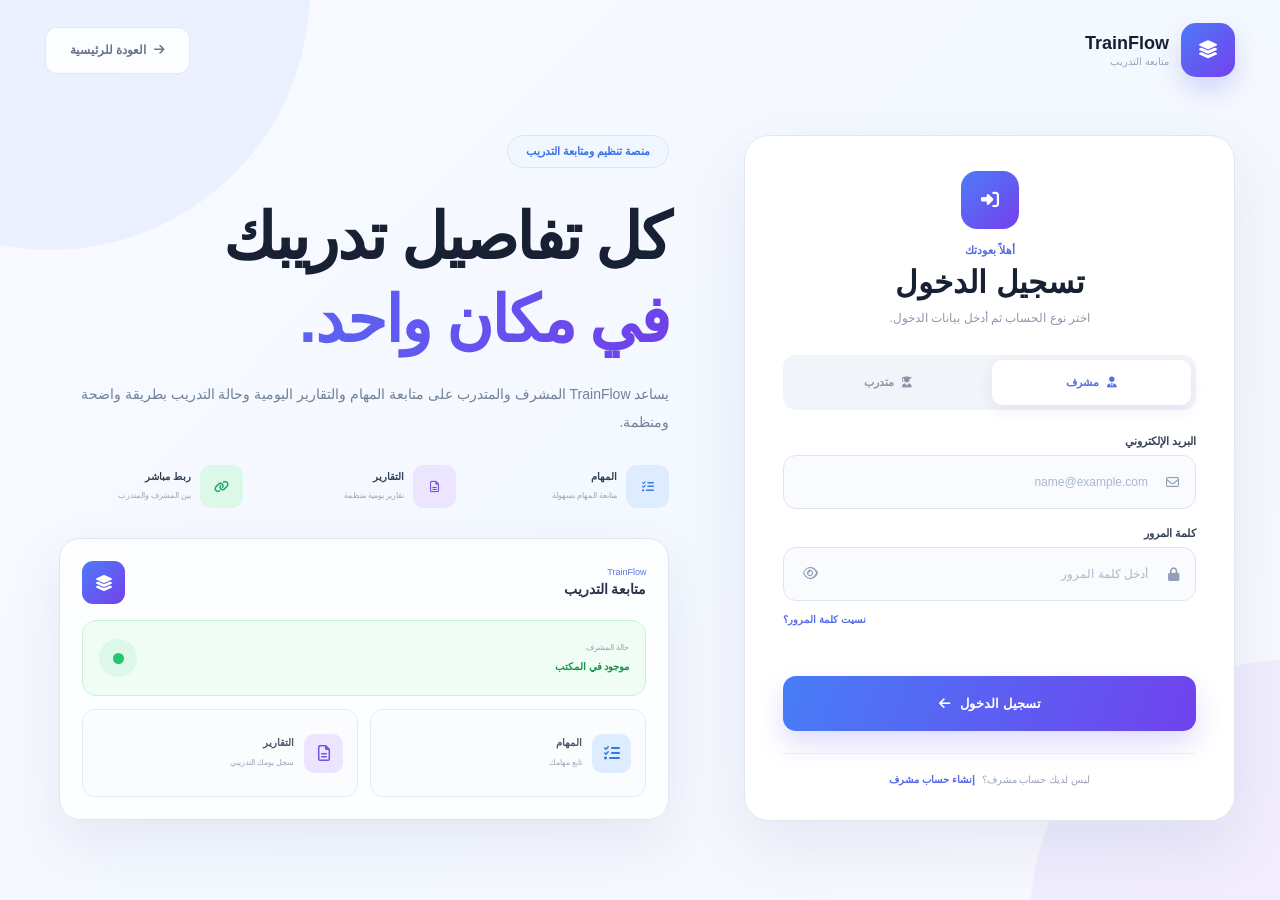
<file: supervisor-tasks.html>
<!DOCTYPE html>
<html lang="ar" dir="rtl">
<head>
    <meta charset="UTF-8">
    <meta name="viewport" content="width=device-width, initial-scale=1.0">

    <title>TrainFlow | إدارة المهام</title>

    <link rel="stylesheet" href="supervisor-tasks.css">

    <link rel="stylesheet"
          href="https://cdnjs.cloudflare.com/ajax/libs/font-awesome/6.5.2/css/all.min.css">
</head>

<body>

<main class="page-container">

    <a href="supervisor-dashboard.html" class="back-button">
        <i class="fa-solid fa-arrow-right"></i>
        العودة إلى لوحة المشرف
    </a>


    <!-- HEADER -->

    <header class="page-header">

        <div>
            <span>إدارة التدريب</span>
            <h1>إدارة المهام</h1>
            <p>إسناد المهام ومتابعة حالة تنفيذها للمتدربين</p>
        </div>

        <div class="header-icon">
            <i class="fa-solid fa-list-check"></i>
        </div>

    </header>


    <!-- =========================
         قائمة المتدربين
    ========================== -->

    <section id="traineesView" class="view-section active-view">

        <div class="top-actions">

            <div>
                <span class="section-label">فريق التدريب</span>
                <h2>المتدربون</h2>
                <p>اختر المتدرب لعرض المهام المسندة إليه</p>
            </div>

            <button
                type="button"
                class="primary-button"
                id="openAddTaskButton">

                <i class="fa-solid fa-plus"></i>
                إسناد مهمة جديدة

            </button>

        </div>


        <div class="search-card">

            <div class="search-box">

                <i class="fa-solid fa-magnifying-glass"></i>

                <input
                    type="text"
                    id="traineeSearch"
                    placeholder="البحث باسم المتدرب أو البريد الإلكتروني">

            </div>

        </div>


        <section class="content-card">

            <div class="card-heading">

                <div>
                    <span>المتدربون المرتبطون</span>
                    <h2>قائمة المتدربين</h2>
                </div>

                <div class="count-badge" id="traineesCount">
                    0
                </div>

            </div>


            <div
                class="trainees-list"
                id="traineesList">
            </div>


            <div
                class="empty-state"
                id="traineesEmpty">

                <div class="empty-icon">
                    <i class="fa-solid fa-users"></i>
                </div>

                <h3>لا يوجد متدربون</h3>

                <p>
                    لا يوجد متدربون مرتبطون بحساب المشرف حاليًا.
                </p>

            </div>

        </section>

    </section>


    <!-- =========================
         مهام متدرب محدد
    ========================== -->

    <section id="tasksView" class="view-section">

        <button
            type="button"
            class="inner-back-button"
            id="backToTrainees">

            <i class="fa-solid fa-arrow-right"></i>
            العودة إلى المتدربين

        </button>


        <div class="selected-trainee-header">

            <div class="selected-trainee-info">

                <div class="trainee-avatar large">
                    <i class="fa-regular fa-user"></i>
                </div>

                <div>

                    <span class="section-label">
                        مهام المتدرب
                    </span>

                    <h2 id="selectedTraineeName">
                        اسم المتدرب
                    </h2>

                    <p id="selectedTraineeEmail"></p>

                </div>

            </div>


            <button
                type="button"
                class="primary-button"
                id="addTaskForSelected">

                <i class="fa-solid fa-plus"></i>
                إسناد مهمة

            </button>

        </div>


        <!-- الإحصائيات -->

        <div class="stats-grid">

            <div class="stat-card">
                <span>إجمالي المهام</span>
                <strong id="totalTasks">0</strong>
            </div>

            <div class="stat-card">
                <span>المهام الجديدة</span>
                <strong id="pendingTasks">0</strong>
            </div>

            <div class="stat-card">
                <span>قيد التنفيذ</span>
                <strong id="progressTasks">0</strong>
            </div>

            <div class="stat-card">
                <span>المهام المكتملة</span>
                <strong id="completedTasks">0</strong>
            </div>

        </div>


        <!-- FILTERS -->

        <div class="filters-card">

            <div class="filters">

                <button
                    class="filter-button active"
                    data-filter="all">
                    جميع المهام
                </button>

                <button
                    class="filter-button"
                    data-filter="pending">
                    جديدة
                </button>

                <button
                    class="filter-button"
                    data-filter="progress">
                    قيد التنفيذ
                </button>

                <button
                    class="filter-button"
                    data-filter="completed">
                    مكتملة
                </button>

            </div>


            <div class="search-box">

                <i class="fa-solid fa-magnifying-glass"></i>

                <input
                    type="text"
                    id="taskSearch"
                    placeholder="البحث في المهام">

            </div>

        </div>


        <!-- TASKS -->

        <section class="content-card">

            <div class="card-heading">

                <div>
                    <span>قائمة المهام</span>
                    <h2>المهام المسندة</h2>
                </div>

                <div class="count-badge" id="tasksCount">
                    0
                </div>

            </div>


            <div
                class="tasks-list"
                id="tasksList">
            </div>


            <div
                class="empty-state"
                id="tasksEmpty">

                <div class="empty-icon">
                    <i class="fa-regular fa-clipboard"></i>
                </div>

                <h3>لا توجد مهام</h3>

                <p>
                    لم يتم إسناد مهام لهذا المتدرب حتى الآن.
                </p>

            </div>

        </section>

    </section>

</main>


<!-- =========================
     نافذة إضافة مهمة
========================== -->

<div class="modal-overlay" id="taskModal">

    <div class="modal-card">

        <div class="modal-header">

            <div>
                <span>إدارة المهام</span>
                <h2>إسناد مهمة جديدة</h2>
                <p>أدخل بيانات المهمة المطلوبة</p>
            </div>

            <button
                type="button"
                class="close-modal"
                id="closeModal">

                <i class="fa-solid fa-xmark"></i>

            </button>

        </div>


        <form id="taskForm">

            <div class="form-group">

                <label for="taskTrainee">
                    المتدرب
                </label>

                <select
                    id="taskTrainee"
                    required>

                    <option value="">
                        اختر المتدرب
                    </option>

                </select>

            </div>


            <div class="form-group">

                <label for="taskTitle">
                    عنوان المهمة
                </label>

                <input
                    type="text"
                    id="taskTitle"
                    placeholder="أدخل عنوان المهمة"
                    required>

            </div>


            <div class="form-group">

                <label for="taskDescription">
                    تفاصيل المهمة
                </label>

                <textarea
                    id="taskDescription"
                    placeholder="أدخل وصف المهمة ومتطلبات التنفيذ"
                    required></textarea>

            </div>


            <div class="form-row">

                <div class="form-group">

                    <label for="taskPriority">
                        الأولوية
                    </label>

                    <select
                        id="taskPriority"
                        required>

                        <option value="low">
                            منخفضة
                        </option>

                        <option value="medium" selected>
                            متوسطة
                        </option>

                        <option value="high">
                            عالية
                        </option>

                    </select>

                </div>


                <div class="form-group">

                    <label for="taskDueDate">
                        موعد التسليم
                    </label>

                    <input
                        type="date"
                        id="taskDueDate"
                        required>

                </div>

            </div>


            <div class="form-group">

                <label for="supervisorNotes">
                    ملاحظات المشرف
                </label>

                <textarea
                    id="supervisorNotes"
                    placeholder="أضف ملاحظات أو تعليمات إضافية"></textarea>

            </div>


            <div class="modal-actions">

                <button
                    type="button"
                    class="cancel-button"
                    id="cancelTask">
                    إلغاء
                </button>

                <button
                    type="submit"
                    class="primary-button">

                    <i class="fa-solid fa-paper-plane"></i>
                    إسناد المهمة

                </button>

            </div>

        </form>

    </div>

</div>


<script>

/* ==========================================
   التخزين
========================================== */

const CURRENT_USER_KEY = "trainflow_current_user";
const TRAINEES_KEY = "trainflow_trainees";
const TASKS_KEY = "trainflow_tasks";


/* ==========================================
   المستخدم الحالي
========================================== */

const currentUser =
    JSON.parse(
        localStorage.getItem(CURRENT_USER_KEY)
    );


if (
    !currentUser ||
    currentUser.role !== "supervisor"
) {
    window.location.href = "login.html";
}


/* ==========================================
   المتغيرات
========================================== */

let selectedTrainee = null;
let currentFilter = "all";


/* ==========================================
   قراءة البيانات
========================================== */

function getTrainees() {

    try {

        const data =
            JSON.parse(
                localStorage.getItem(TRAINEES_KEY)
            ) || [];

        return Array.isArray(data)
            ? data
            : [];

    } catch {

        return [];
    }
}


function getTasks() {

    try {

        const data =
            JSON.parse(
                localStorage.getItem(TASKS_KEY)
            ) || [];

        return Array.isArray(data)
            ? data
            : [];

    } catch {

        return [];
    }
}


function saveTasks(tasks) {

    localStorage.setItem(
        TASKS_KEY,
        JSON.stringify(tasks)
    );
}


/* ==========================================
   متدربو هذا المشرف فقط
========================================== */

function getMyTrainees() {

    return getTrainees().filter(
        trainee =>
            String(trainee.supervisorId) ===
            String(currentUser.id)
    );
}


/* ==========================================
   حماية النص
========================================== */

function safe(value) {

    const div =
        document.createElement("div");

    div.textContent =
        value || "";

    return div.innerHTML;
}


/* ==========================================
   عرض المتدربين
========================================== */

function renderTrainees() {

    const search =
        document
            .getElementById("traineeSearch")
            .value
            .trim()
            .toLowerCase();


    const trainees =
        getMyTrainees().filter(
            trainee => {

                const name =
                    String(
                        trainee.name || ""
                    ).toLowerCase();

                const email =
                    String(
                        trainee.email || ""
                    ).toLowerCase();

                return (
                    name.includes(search) ||
                    email.includes(search)
                );
            }
        );


    const list =
        document.getElementById(
            "traineesList"
        );

    const empty =
        document.getElementById(
            "traineesEmpty"
        );


    document.getElementById(
        "traineesCount"
    ).textContent =
        trainees.length;


    list.innerHTML = "";


    if (!trainees.length) {

        empty.style.display = "flex";
        return;
    }


    empty.style.display = "none";


    const tasks =
        getTasks();


    trainees.forEach(
        trainee => {

            const traineeTasks =
                tasks.filter(
                    task =>
                        String(task.traineeId) ===
                        String(trainee.id) &&
                        String(task.supervisorId) ===
                        String(currentUser.id)
                );


            const activeCount =
                traineeTasks.filter(
                    task =>
                        task.status === "pending" ||
                        task.status === "progress"
                ).length;


            const completedCount =
                traineeTasks.filter(
                    task =>
                        task.status === "completed"
                ).length;


            const button =
                document.createElement(
                    "button"
                );


            button.type = "button";
            button.className = "trainee-item";


            button.innerHTML = `

                <div class="trainee-main">

                    <div class="trainee-avatar">
                        ${safe(
                            (trainee.name || "م")
                                .charAt(0)
                        )}
                    </div>

                    <div class="trainee-data">

                        <strong>
                            ${safe(trainee.name)}
                        </strong>

                        <span>
                            ${safe(trainee.email)}
                        </span>

                    </div>

                </div>


                <div class="trainee-task-summary">

                    <div>
                        <span>المهام الحالية</span>
                        <strong>${activeCount}</strong>
                    </div>

                    <div>
                        <span>المكتملة</span>
                        <strong>${completedCount}</strong>
                    </div>

                    <i class="fa-solid fa-chevron-left"></i>

                </div>
            `;


            button.addEventListener(
                "click",
                () => openTrainee(trainee)
            );


            list.appendChild(button);
        }
    );
}


/* ==========================================
   فتح المتدرب
========================================== */

function openTrainee(trainee) {

    selectedTrainee = trainee;


    document.getElementById(
        "selectedTraineeName"
    ).textContent =
        trainee.name || "المتدرب";


    document.getElementById(
        "selectedTraineeEmail"
    ).textContent =
        trainee.email || "";


    document.getElementById(
        "traineesView"
    ).classList.remove(
        "active-view"
    );


    document.getElementById(
        "tasksView"
    ).classList.add(
        "active-view"
    );


    currentFilter = "all";


    document
        .querySelectorAll(".filter-button")
        .forEach(button => {

            button.classList.toggle(
                "active",
                button.dataset.filter === "all"
            );
        });


    renderTasks();
}


/* ==========================================
   مهام المتدرب
========================================== */

function getSelectedTraineeTasks() {

    if (!selectedTrainee) {
        return [];
    }


    return getTasks().filter(
        task =>
            String(task.traineeId) ===
            String(selectedTrainee.id) &&

            String(task.supervisorId) ===
            String(currentUser.id)
    );
}


/* ==========================================
   عرض المهام
========================================== */

function renderTasks() {

    const traineeTasks =
        getSelectedTraineeTasks();


    document.getElementById(
        "totalTasks"
    ).textContent =
        traineeTasks.length;


    document.getElementById(
        "pendingTasks"
    ).textContent =
        traineeTasks.filter(
            task =>
                task.status === "pending"
        ).length;


    document.getElementById(
        "progressTasks"
    ).textContent =
        traineeTasks.filter(
            task =>
                task.status === "progress"
        ).length;


    document.getElementById(
        "completedTasks"
    ).textContent =
        traineeTasks.filter(
            task =>
                task.status === "completed"
        ).length;


    const search =
        document
            .getElementById("taskSearch")
            .value
            .trim()
            .toLowerCase();


    const filtered =
        traineeTasks.filter(
            task => {

                const matchesStatus =
                    currentFilter === "all" ||
                    task.status === currentFilter;


                const matchesSearch =
                    String(
                        task.title || ""
                    )
                    .toLowerCase()
                    .includes(search) ||

                    String(
                        task.description || ""
                    )
                    .toLowerCase()
                    .includes(search);


                return (
                    matchesStatus &&
                    matchesSearch
                );
            }
        );


    document.getElementById(
        "tasksCount"
    ).textContent =
        filtered.length;


    const list =
        document.getElementById(
            "tasksList"
        );


    const empty =
        document.getElementById(
            "tasksEmpty"
        );


    list.innerHTML = "";


    if (!filtered.length) {

        empty.style.display = "flex";
        return;
    }


    empty.style.display = "none";


    filtered
        .slice()
        .reverse()
        .forEach(
            task => {

                const item =
                    document.createElement(
                        "article"
                    );


                item.className =
                    "task-item";


                let statusName =
                    "جديدة";


                if (
                    task.status === "progress"
                ) {
                    statusName =
                        "قيد التنفيذ";
                }


                if (
                    task.status === "completed"
                ) {
                    statusName =
                        "مكتملة";
                }


                let priorityName =
                    "متوسطة";


                if (
                    task.priority === "high"
                ) {
                    priorityName =
                        "عالية";
                }


                if (
                    task.priority === "low"
                ) {
                    priorityName =
                        "منخفضة";
                }


                item.innerHTML = `

                    <div class="task-status ${safe(task.status)}">

                        <i class="fa-solid fa-list-check"></i>

                    </div>


                    <div class="task-content">

                        <div class="task-title-row">

                            <h3>
                                ${safe(task.title)}
                            </h3>

                            <span class="status-label ${safe(task.status)}">
                                ${statusName}
                            </span>

                        </div>


                        <p>
                            ${safe(task.description)}
                        </p>


                        <div class="task-meta">

                            <span>
                                <i class="fa-regular fa-calendar"></i>
                                ${safe(task.dueDate)}
                            </span>

                            <span>
                                <i class="fa-solid fa-flag"></i>
                                ${priorityName}
                            </span>

                        </div>

                    </div>


                    <button
                        type="button"
                        class="details-button">

                        عرض التفاصيل

                        <i class="fa-solid fa-chevron-left"></i>

                    </button>
                `;


                item
                    .querySelector(
                        ".details-button"
                    )
                    .addEventListener(
                        "click",
                        () => {

                            localStorage.setItem(
                                "trainflow_selected_task",
                                task.id
                            );

                            window.location.href =
                                "task-details.html";
                        }
                    );


                list.appendChild(item);
            }
        );
}


/* ==========================================
   قائمة المتدربين داخل النموذج
========================================== */

function fillTraineeSelect() {

    const select =
        document.getElementById(
            "taskTrainee"
        );


    select.innerHTML = `
        <option value="">
            اختر المتدرب
        </option>
    `;


    getMyTrainees().forEach(
        trainee => {

            const option =
                document.createElement(
                    "option"
                );


            option.value =
                trainee.id;


            option.textContent =
                trainee.name;


            select.appendChild(
                option
            );
        }
    );
}


/* ==========================================
   فتح النموذج
========================================== */

function openTaskModal(
    trainee = null
) {

    document
        .getElementById("taskForm")
        .reset();


    fillTraineeSelect();


    if (trainee) {

        document.getElementById(
            "taskTrainee"
        ).value =
            trainee.id;
    }


    document.getElementById(
        "taskModal"
    ).classList.add("show");
}


/* ==========================================
   إغلاق النموذج
========================================== */

function closeModal() {

    document.getElementById(
        "taskModal"
    ).classList.remove("show");
}


/* ==========================================
   حفظ المهمة
========================================== */

document.getElementById(
    "taskForm"
).addEventListener(
    "submit",
    function(event) {

        event.preventDefault();


        const traineeId =
            document.getElementById(
                "taskTrainee"
            ).value;


        const trainee =
            getMyTrainees().find(
                item =>
                    String(item.id) ===
                    String(traineeId)
            );


        if (!trainee) {

            alert(
                "يرجى اختيار المتدرب."
            );

            return;
        }


        const title =
            document
                .getElementById(
                    "taskTitle"
                )
                .value
                .trim();


        const description =
            document
                .getElementById(
                    "taskDescription"
                )
                .value
                .trim();


        const priority =
            document.getElementById(
                "taskPriority"
            ).value;


        const dueDate =
            document.getElementById(
                "taskDueDate"
            ).value;


        const supervisorNotes =
            document
                .getElementById(
                    "supervisorNotes"
                )
                .value
                .trim();


        if (
            !title ||
            !description ||
            !dueDate
        ) {

            alert(
                "يرجى تعبئة جميع الحقول المطلوبة."
            );

            return;
        }


        const tasks =
            getTasks();


        const newTask = {

            id:
                "TASK-" +
                Date.now(),

            /* أهم سطر في الربط */
            traineeId:
                trainee.id,

            /* المشرف الذي أرسل المهمة */
            supervisorId:
                currentUser.id,

            traineeName:
                trainee.name || "",

            traineeEmail:
                trainee.email || "",

            supervisorName:
                currentUser.name || "",

            title:
                title,

            description:
                description,

            priority:
                priority,

            dueDate:
                dueDate,

            supervisorNotes:
                supervisorNotes,

            traineeNotes:
                "",

            /* المهمة الجديدة */
            status:
                "pending",

            createdAt:
                new Date()
                    .toISOString(),

            startedAt:
                null,

            completedAt:
                null
        };


        tasks.push(newTask);

        saveTasks(tasks);


        closeModal();

        renderTrainees();


        if (
            selectedTrainee &&
            String(selectedTrainee.id) ===
            String(trainee.id)
        ) {
            renderTasks();
        }


        alert(
            "تم إسناد المهمة بنجاح."
        );
    }
);


/* ==========================================
   الأحداث
========================================== */

document.getElementById(
    "traineeSearch"
).addEventListener(
    "input",
    renderTrainees
);


document.getElementById(
    "taskSearch"
).addEventListener(
    "input",
    renderTasks
);


document
    .querySelectorAll(
        ".filter-button"
    )
    .forEach(
        button => {

            button.addEventListener(
                "click",
                function() {

                    document
                        .querySelectorAll(
                            ".filter-button"
                        )
                        .forEach(
                            item =>
                                item.classList.remove(
                                    "active"
                                )
                        );


                    this.classList.add(
                        "active"
                    );


                    currentFilter =
                        this.dataset.filter;


                    renderTasks();
                }
            );
        }
    );


document.getElementById(
    "backToTrainees"
).addEventListener(
    "click",
    function() {

        selectedTrainee = null;

        document.getElementById(
            "tasksView"
        ).classList.remove(
            "active-view"
        );

        document.getElementById(
            "traineesView"
        ).classList.add(
            "active-view"
        );

        renderTrainees();
    }
);


document.getElementById(
    "openAddTaskButton"
).addEventListener(
    "click",
    () => openTaskModal()
);


document.getElementById(
    "addTaskForSelected"
).addEventListener(
    "click",
    () =>
        openTaskModal(
            selectedTrainee
        )
);


document.getElementById(
    "closeModal"
).addEventListener(
    "click",
    closeModal
);


document.getElementById(
    "cancelTask"
).addEventListener(
    "click",
    closeModal
);


document.getElementById(
    "taskModal"
).addEventListener(
    "click",
    function(event) {

        if (
            event.target === this
        ) {
            closeModal();
        }
    }
);


/* ==========================================
   تشغيل الصفحة
========================================== */

fillTraineeSelect();
renderTrainees();

</script>

</body>
</html>
</file>
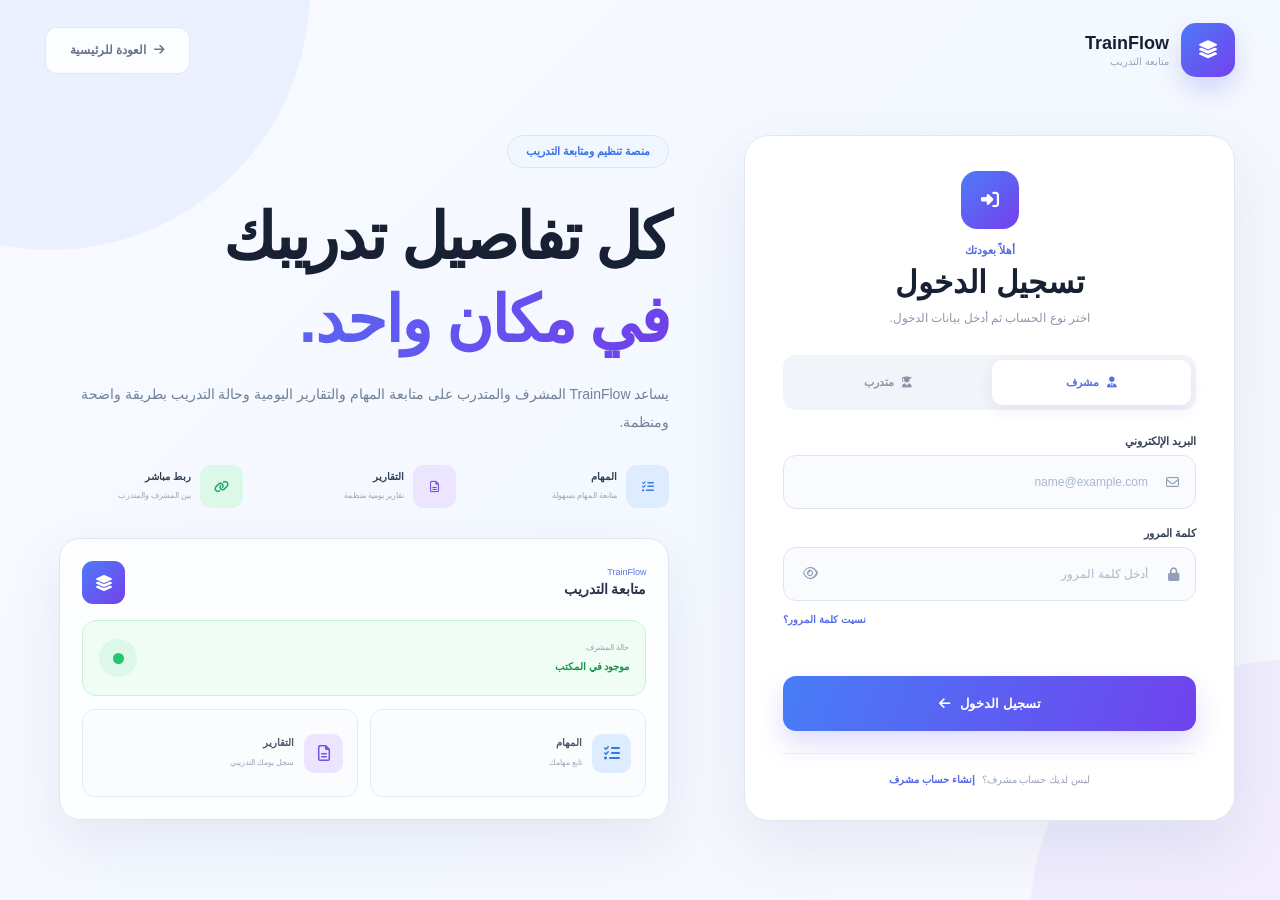
<file: task-details.html>
<!DOCTYPE html>
<html lang="ar" dir="rtl">

<head>

    <meta charset="UTF-8">

    <meta
        name="viewport"
        content="width=device-width, initial-scale=1.0"
    >

    <title>
        TrainFlow | تفاصيل المهمة
    </title>

    <link
        rel="stylesheet"
        href="task-details.css"
    >

    <link
        rel="stylesheet"
        href="https://cdnjs.cloudflare.com/ajax/libs/font-awesome/6.5.0/css/all.min.css"
    >

</head>

<body>

    <main class="page-container">

        <button
            type="button"
            class="back-button"
            id="backButton"
        >
            <i class="fa-solid fa-arrow-right"></i>
            رجوع
        </button>


        <header class="page-header">

            <div>

                <span>
                    تفاصيل المهمة
                </span>

                <h1 id="taskTitle">
                    المهمة
                </h1>

                <p>
                    تفاصيل المهمة وحالتها والملاحظات المرتبطة بها.
                </p>

            </div>


            <div class="header-icon">
                <i class="fa-solid fa-list-check"></i>
            </div>

        </header>


        <section class="content-grid">

            <section class="main-column">

                <section class="task-card">

                    <div class="task-heading">

                        <div>

                            <span class="small-label">
                                المهمة
                            </span>

                            <h2 id="mainTaskTitle">
                                -
                            </h2>

                        </div>


                        <span
                            class="priority"
                            id="priorityBadge"
                        >
                            -
                        </span>

                    </div>


                    <div class="description-box">

                        <span>
                            وصف المهمة
                        </span>

                        <p id="taskDescription">
                            -
                        </p>

                    </div>


                    <div class="details-grid">

                        <div class="detail-item">

                            <div class="detail-icon blue">
                                <i class="fa-regular fa-calendar"></i>
                            </div>

                            <div>

                                <span>
                                    تاريخ التسليم
                                </span>

                                <strong id="dueDate">
                                    -
                                </strong>

                            </div>

                        </div>


                        <div class="detail-item">

                            <div class="detail-icon orange">
                                <i class="fa-solid fa-bars-progress"></i>
                            </div>

                            <div>

                                <span>
                                    حالة المهمة
                                </span>

                                <strong id="statusText">
                                    -
                                </strong>

                            </div>

                        </div>

                    </div>

                </section>


                <section class="notes-card">

                    <div class="section-title">

                        <div>

                            <span>
                                تعليمات المهمة
                            </span>

                            <h2>
                                ملاحظات المشرف
                            </h2>

                        </div>

                        <i class="fa-regular fa-note-sticky"></i>

                    </div>


                    <p id="supervisorNotes">
                        لا توجد ملاحظات.
                    </p>

                </section>


                <section
                    class="trainee-action-card"
                    id="traineeActions"
                >

                    <div class="section-title">

                        <div>

                            <span>
                                تحديث المهمة
                            </span>

                            <h2>
                                حالة الإنجاز
                            </h2>

                        </div>

                        <i class="fa-solid fa-circle-check"></i>

                    </div>


                    <div class="status-actions">

                        <button
                            type="button"
                            class="status-button"
                            id="startTaskButton"
                        >
                            <i class="fa-solid fa-play"></i>
                            بدء المهمة
                        </button>


                        <button
                            type="button"
                            class="complete-button"
                            id="completeTaskButton"
                        >
                            <i class="fa-solid fa-check"></i>
                            تم إنجاز المهمة
                        </button>

                    </div>


                    <div class="notes-form">

                        <label for="traineeNote">
                            ملاحظتي على المهمة
                        </label>

                        <textarea
                            id="traineeNote"
                            placeholder="يمكنك كتابة ملاحظة للمشرف عن هذه المهمة..."
                        ></textarea>


                        <button
                            type="button"
                            class="save-note-button"
                            id="saveNoteButton"
                        >
                            <i class="fa-regular fa-floppy-disk"></i>
                            حفظ الملاحظة
                        </button>

                    </div>


                    <p id="message"></p>

                </section>


                <section
                    class="supervisor-view-card"
                    id="supervisorView"
                >

                    <div class="section-title">

                        <div>

                            <span>
                                متابعة المتدرب
                            </span>

                            <h2>
                                ملاحظة المتدرب
                            </h2>

                        </div>

                        <i class="fa-solid fa-user-graduate"></i>

                    </div>


                    <div class="trainee-note-view">

                        <p id="traineeNoteView">
                            لم يكتب المتدرب ملاحظة على هذه المهمة.
                        </p>

                    </div>

                </section>

            </section>


            <aside class="side-column">

                <section class="status-card">

                    <span class="small-label">
                        الحالة الحالية
                    </span>

                    <h3>
                        تقدم المهمة
                    </h3>


                    <div
                        class="status-circle pending"
                        id="statusCircle"
                    >

                        <div class="circle-inner">

                            <i
                                class="fa-regular fa-circle"
                                id="statusIcon"
                            ></i>

                            <strong id="circleStatus">
                                لم تبدأ
                            </strong>

                        </div>

                    </div>

                </section>


                <section class="trainee-card">

                    <span class="small-label">
                        المتدرب
                    </span>

                    <h3>
                        صاحب المهمة
                    </h3>


                    <div class="trainee-info">

                        <div
                            class="avatar"
                            id="traineeAvatar"
                        >
                            -
                        </div>

                        <div>

                            <strong id="traineeName">
                                -
                            </strong>

                            <span id="traineeEmail">
                                -
                            </span>

                        </div>

                    </div>

                </section>

            </aside>

        </section>

    </main>


    <script>

        const currentUser =
            JSON.parse(
                localStorage.getItem(
                    "trainflow_current_user"
                )
            );


        if (!currentUser) {

            window.location.href =
                "login.html";

        }


        const selectedTaskId =
            localStorage.getItem(
                "trainflow_selected_task"
            );


        if (!selectedTaskId) {

            goBack();

        }


        let tasks =
            JSON.parse(
                localStorage.getItem(
                    "trainflow_tasks"
                )
            ) || [];


        const trainees =
            JSON.parse(
                localStorage.getItem(
                    "trainflow_trainees"
                )
            ) || [];


        let task =
            tasks.find(
                function (item) {

                    return (
                        item.id ===
                        selectedTaskId
                    );

                }
            );


        if (!task) {

            goBack();

        }


        const trainee =
            trainees.find(
                function (item) {

                    return (
                        item.id ===
                        task.traineeId
                    );

                }
            );


        /*
            التحقق من الصلاحية:
            المتدرب لا يستطيع فتح مهمة متدرب آخر.
            المشرف لا يستطيع فتح مهمة لا تخص أحد متدربيه.
        */

        if (
            currentUser.role ===
            "trainee" &&
            task.traineeId !==
            currentUser.id
        ) {

            window.location.href =
                "trainee-dashboard.html";

        }


        if (
            currentUser.role ===
            "supervisor" &&
            task.supervisorId !==
            currentUser.id
        ) {

            window.location.href =
                "supervisor-dashboard.html";

        }


        const traineeActions =
            document.getElementById(
                "traineeActions"
            );


        const supervisorView =
            document.getElementById(
                "supervisorView"
            );


        if (
            currentUser.role ===
            "trainee"
        ) {

            traineeActions.style.display =
                "block";


            supervisorView.style.display =
                "none";

        } else {

            traineeActions.style.display =
                "none";


            supervisorView.style.display =
                "block";

        }


        loadTask();


        function loadTask() {

            document.getElementById(
                "taskTitle"
            ).innerText =
                task.title;


            document.getElementById(
                "mainTaskTitle"
            ).innerText =
                task.title;


            document.getElementById(
                "taskDescription"
            ).innerText =
                task.description;


            document.getElementById(
                "dueDate"
            ).innerText =
                formatDate(
                    task.dueDate
                );


            document.getElementById(
                "supervisorNotes"
            ).innerText =
                task.supervisorNotes ||
                "لا توجد ملاحظات من المشرف.";


            document.getElementById(
                "traineeNote"
            ).value =
                task.traineeNotes ||
                "";


            document.getElementById(
                "traineeNoteView"
            ).innerText =
                task.traineeNotes ||
                "لم يكتب المتدرب ملاحظة على هذه المهمة.";


            if (trainee) {

                document.getElementById(
                    "traineeAvatar"
                ).innerText =
                    trainee.name.charAt(0);


                document.getElementById(
                    "traineeName"
                ).innerText =
                    trainee.name;


                document.getElementById(
                    "traineeEmail"
                ).innerText =
                    trainee.email;

            }


            loadPriority();

            loadStatus();

        }


        function loadPriority() {

            const badge =
                document.getElementById(
                    "priorityBadge"
                );


            badge.className =
                "priority";


            if (
                task.priority ===
                "high"
            ) {

                badge.innerText =
                    "أولوية عالية";

                badge.classList.add(
                    "high"
                );

            } else if (
                task.priority ===
                "medium"
            ) {

                badge.innerText =
                    "أولوية متوسطة";

                badge.classList.add(
                    "medium"
                );

            } else {

                badge.innerText =
                    "أولوية منخفضة";

                badge.classList.add(
                    "low"
                );

            }

        }


        function loadStatus() {

            const statusText =
                document.getElementById(
                    "statusText"
                );


            const circleStatus =
                document.getElementById(
                    "circleStatus"
                );


            const statusCircle =
                document.getElementById(
                    "statusCircle"
                );


            const statusIcon =
                document.getElementById(
                    "statusIcon"
                );


            statusCircle.className =
                "status-circle";


            if (
                task.status ===
                "completed"
            ) {

                statusText.innerText =
                    "مكتملة";


                circleStatus.innerText =
                    "مكتملة";


                statusCircle.classList.add(
                    "completed"
                );


                statusIcon.className =
                    "fa-solid fa-check";


                document.getElementById(
                    "completeTaskButton"
                ).disabled =
                    true;


                document.getElementById(
                    "completeTaskButton"
                ).innerHTML = `
                    <i class="fa-solid fa-check"></i>
                    المهمة مكتملة
                `;


                document.getElementById(
                    "startTaskButton"
                ).style.display =
                    "none";

            } else if (
                task.status ===
                "progress"
            ) {

                statusText.innerText =
                    "قيد التنفيذ";


                circleStatus.innerText =
                    "قيد التنفيذ";


                statusCircle.classList.add(
                    "progress"
                );


                statusIcon.className =
                    "fa-regular fa-clock";


                document.getElementById(
                    "startTaskButton"
                ).style.display =
                    "none";

            } else {

                statusText.innerText =
                    "لم تبدأ";


                circleStatus.innerText =
                    "لم تبدأ";


                statusCircle.classList.add(
                    "pending"
                );


                statusIcon.className =
                    "fa-regular fa-circle";

            }

        }


        document.getElementById(
            "startTaskButton"
        ).addEventListener(
            "click",
            function () {

                if (
                    currentUser.role !==
                    "trainee"
                ) {

                    return;

                }


                updateTaskStatus(
                    "progress"
                );


                showMessage(
                    "تم بدء المهمة",
                    "success"
                );

            }
        );


        document.getElementById(
            "completeTaskButton"
        ).addEventListener(
            "click",
            function () {

                if (
                    currentUser.role !==
                    "trainee"
                ) {

                    return;

                }


                updateTaskStatus(
                    "completed"
                );


                showMessage(
                    "تم تسجيل المهمة كمكتملة ✓",
                    "success"
                );

            }
        );


        document.getElementById(
            "saveNoteButton"
        ).addEventListener(
            "click",
            function () {

                if (
                    currentUser.role !==
                    "trainee"
                ) {

                    return;

                }


                const note =
                    document
                        .getElementById(
                            "traineeNote"
                        )
                        .value
                        .trim();


                task.traineeNotes =
                    note;


                saveTask();


                showMessage(
                    "تم حفظ ملاحظتك",
                    "success"
                );

            }
        );


        function updateTaskStatus(
            status
        ) {

            task.status =
                status;


            if (
                status ===
                "completed"
            ) {

                task.completedAt =
                    new Date()
                        .toISOString();

            } else {

                task.completedAt =
                    null;

            }


            saveTask();

            loadStatus();

        }


        function saveTask() {

            tasks =
                tasks.map(
                    function (item) {

                        if (
                            item.id ===
                            task.id
                        ) {

                            return task;

                        }


                        return item;

                    }
                );


            localStorage.setItem(
                "trainflow_tasks",
                JSON.stringify(
                    tasks
                )
            );

        }


        function showMessage(
            text,
            type
        ) {

            const message =
                document.getElementById(
                    "message"
                );


            message.innerText =
                text;


            message.className =
                type === "success"
                    ? "success-message"
                    : "error-message";

        }


        document.getElementById(
            "backButton"
        ).addEventListener(
            "click",
            goBack
        );


        function goBack() {

            if (
                currentUser &&
                currentUser.role ===
                "supervisor"
            ) {

                window.location.href =
                    "trainee-details.html";

            } else {

                window.location.href =
                    "tasks.html";

            }

        }


        function formatDate(
            value
        ) {

            if (!value) {
                return "-";
            }


            const date =
                new Date(
                    value +
                    "T00:00:00"
                );


            return date.toLocaleDateString(
                "ar-SA",
                {
                    year: "numeric",
                    month: "long",
                    day: "numeric"
                }
            );

        }

    </script>

</body>

</html>
</file>
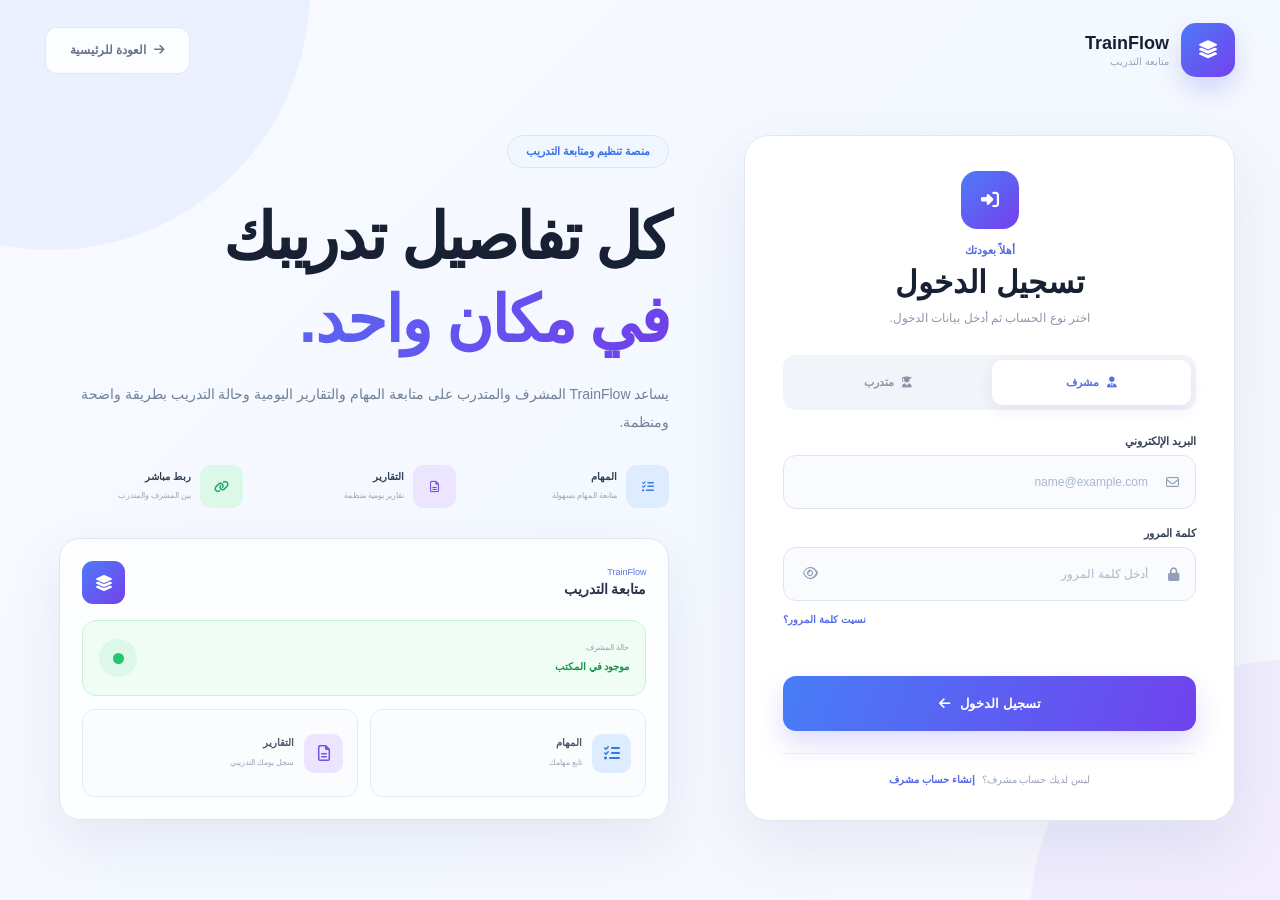
<file: tasks.html>
<!DOCTYPE html>
<html lang="ar" dir="rtl">

<head>
    <meta charset="UTF-8">

    <meta
        name="viewport"
        content="width=device-width, initial-scale=1.0"
    >

    <title>TrainFlow | مهامي</title>

    <link
        rel="stylesheet"
        href="tasks.css"
    >

    <link
        rel="stylesheet"
        href="https://cdnjs.cloudflare.com/ajax/libs/font-awesome/6.5.0/css/all.min.css"
    >
</head>


<body>

<main class="page-container">


    <!-- ================================
         الرجوع
    ================================= -->

    <a
        href="trainee-dashboard.html"
        class="back-button"
    >

        <i class="fa-solid fa-arrow-right"></i>

        العودة للوحة المتدرب

    </a>



    <!-- ================================
         HEADER
    ================================= -->

    <header class="page-header">

        <div>

            <span>
                مهام التدريب
            </span>

            <h1>
                مهامي
            </h1>

            <p>
                جميع المهام المسندة إليك خلال فترة التدريب.
            </p>

        </div>


        <div class="header-icon">

            <i class="fa-solid fa-list-check"></i>

        </div>

    </header>



    <!-- ================================
         الإحصائيات
    ================================= -->

    <section class="stats-grid">


        <div class="stat-card">

            <span>
                إجمالي المهام
            </span>

            <strong id="totalTasks">
                0
            </strong>

        </div>


        <div class="stat-card">

            <span>
                لم تبدأ
            </span>

            <strong id="pendingTasks">
                0
            </strong>

        </div>


        <div class="stat-card">

            <span>
                قيد التنفيذ
            </span>

            <strong id="progressTasks">
                0
            </strong>

        </div>


        <div class="stat-card">

            <span>
                مكتملة
            </span>

            <strong id="completedTasks">
                0
            </strong>

        </div>


    </section>



    <!-- ================================
         البحث والفلاتر
    ================================= -->

    <section class="tools-card">


        <!-- البحث -->

        <div class="search-box">

            <i class="fa-solid fa-magnifying-glass"></i>

            <input
                type="text"
                id="searchInput"
                placeholder="ابحث في مهامك..."
            >

        </div>



        <!-- الفلاتر -->

        <div class="filters">


            <button
                type="button"
                class="filter-button active"
                data-filter="all"
            >
                الكل
            </button>


            <button
                type="button"
                class="filter-button"
                data-filter="pending"
            >
                لم تبدأ
            </button>


            <button
                type="button"
                class="filter-button"
                data-filter="progress"
            >
                قيد التنفيذ
            </button>


            <button
                type="button"
                class="filter-button"
                data-filter="completed"
            >
                مكتملة
            </button>


        </div>

    </section>



    <!-- ================================
         قائمة المهام
    ================================= -->

    <section class="tasks-card">


        <div class="section-header">

            <div>

                <span>
                    قائمة المهام
                </span>

                <h2>
                    جميع المهام
                </h2>

            </div>


            <span
                class="results-count"
                id="resultsCount"
            >
                0 مهام
            </span>

        </div>



        <!-- المهام -->

        <div
            class="tasks-list"
            id="tasksList"
        ></div>



        <!-- لا توجد مهام -->

        <div
            class="empty-state"
            id="emptyState"
        >

            <div class="empty-icon">

                <i class="fa-regular fa-folder-open"></i>

            </div>

            <h3>
                لا توجد مهام
            </h3>

            <p id="emptyText">
                لم يتم إسناد أي مهمة إليك حتى الآن.
            </p>

        </div>


    </section>


</main>



<script>

/* =====================================================
   أدوات عامة
===================================================== */

function readArray(key) {

    try {

        const data = JSON.parse(
            localStorage.getItem(key) || "[]"
        );

        return Array.isArray(data)
            ? data
            : [];

    }

    catch (error) {

        console.error(
            "خطأ في قراءة:",
            key,
            error
        );

        return [];

    }

}



function normalize(value) {

    return String(value ?? "")
        .trim()
        .toLowerCase();

}



/* =====================================================
   المستخدم الحالي
===================================================== */

function getCurrentUser() {

    const possibleKeys = [

        "trainflowCurrentUser",
        "trainflow_current_user"

    ];


    for (const key of possibleKeys) {

        try {

            const user = JSON.parse(
                localStorage.getItem(key) || "null"
            );


            if (user) {

                return user;

            }

        }

        catch (error) {

            console.error(
                "خطأ في قراءة المستخدم:",
                key
            );

        }

    }


    return null;

}



const currentUser =
    getCurrentUser();



/* حماية الصفحة */

if (!currentUser) {

    window.location.replace(
        "login.html"
    );

}



/* =====================================================
   بيانات المتدرب الأصلية
===================================================== */

function getCurrentTrainee() {

    const trainees = [

        ...readArray(
            "trainflowTrainees"
        ),

        ...readArray(
            "trainflow_trainees"
        ),

        ...readArray(
            "trainees"
        )

    ];


    let trainee = null;



    /* ID */

    if (
        currentUser &&
        currentUser.id !== undefined
    ) {

        trainee = trainees.find(
            function (item) {

                const itemId =
                    item.id ||
                    item.traineeId ||
                    item.userId;


                return (

                    itemId !== undefined &&

                    String(itemId) ===
                    String(currentUser.id)

                );

            }
        );

    }



    /* البريد */

    if (
        !trainee &&
        currentUser?.email
    ) {

        trainee = trainees.find(
            function (item) {

                return (

                    normalize(item.email) ===
                    normalize(currentUser.email)

                );

            }
        );

    }



    /* كود الربط */

    if (!trainee) {

        const currentCode =

            currentUser?.linkCode ||

            currentUser?.code ||

            currentUser?.traineeCode;


        if (currentCode) {

            trainee = trainees.find(
                function (item) {

                    const itemCode =

                        item.linkCode ||

                        item.code ||

                        item.traineeCode;


                    return (

                        normalize(itemCode) ===
                        normalize(currentCode)

                    );

                }
            );

        }

    }


    return (
        trainee ||
        currentUser ||
        {}
    );

}



/* =====================================================
   جميع المهام
===================================================== */

function getAllTasks() {

    /*
        ندعم المفتاحين مؤقتًا
        حتى ما تضيع المهام القديمة.
    */

    const first =
        readArray(
            "trainflow_tasks"
        );


    const second =
        readArray(
            "trainflowTasks"
        );


    const tasks = [];


    [...first, ...second].forEach(
        function (task) {

            const exists =
                tasks.some(
                    function (item) {

                        return (
                            String(item.id) ===
                            String(task.id)
                        );

                    }
                );


            if (!exists) {

                tasks.push(task);

            }

        }
    );


    return tasks;

}



/* =====================================================
   مهام المتدرب الحالي فقط
===================================================== */

function getMyTasks() {

    const trainee =
        getCurrentTrainee();


    const allTasks =
        getAllTasks();


    const traineeId =

        trainee.id ||

        trainee.traineeId ||

        trainee.userId ||

        currentUser?.id;


    const traineeEmail =

        trainee.email ||

        currentUser?.email;


    return allTasks.filter(
        function (task) {


            const taskTraineeId =

                task.traineeId ||

                task.assignedTo ||

                task.userId;



            /* =========================
               المطابقة بالـ ID
            ========================= */

            if (
                traineeId !== undefined &&
                taskTraineeId !== undefined &&
                String(traineeId) ===
                String(taskTraineeId)
            ) {

                return true;

            }



            /* =========================
               المطابقة بالبريد
            ========================= */

            if (
                traineeEmail &&
                task.traineeEmail &&
                normalize(traineeEmail) ===
                normalize(task.traineeEmail)
            ) {

                return true;

            }


            return false;

        }
    );

}



/* =====================================================
   توحيد حالة المهمة
===================================================== */

function getTaskStatus(task) {

    const status =
        normalize(task.status);


    /* مكتملة */

    if (
        status === "completed" ||
        status === "done" ||
        status === "مكتملة" ||
        status === "منجز" ||
        status === "منجزة" ||
        status === "تم الإنجاز"
    ) {

        return "completed";

    }



    /* قيد التنفيذ */

    if (
        status === "progress" ||
        status === "in-progress" ||
        status === "in_progress" ||
        status === "قيد التنفيذ"
    ) {

        return "progress";

    }



    /* أي حالة أخرى تعتبر لم تبدأ */

    return "pending";

}



/* =====================================================
   بيانات الحالة
===================================================== */

function getStatusInfo(task) {

    const status =
        getTaskStatus(task);


    if (status === "completed") {

        return {

            status: "completed",

            text: "مكتملة",

            icon:
                "fa-solid fa-check"

        };

    }


    if (status === "progress") {

        return {

            status: "progress",

            text: "قيد التنفيذ",

            icon:
                "fa-regular fa-clock"

        };

    }


    return {

        status: "pending",

        text: "لم تبدأ",

        icon:
            "fa-regular fa-circle"

    };

}



/* =====================================================
   الأولوية
===================================================== */

function getPriorityInfo(task) {

    const priority =
        normalize(task.priority);


    if (
        priority === "high" ||
        priority === "عالية"
    ) {

        return {

            className: "high",

            text: "أولوية عالية"

        };

    }


    if (
        priority === "medium" ||
        priority === "متوسطة"
    ) {

        return {

            className: "medium",

            text: "أولوية متوسطة"

        };

    }


    return {

        className: "low",

        text: "أولوية منخفضة"

    };

}



/* =====================================================
   التاريخ
===================================================== */

function formatDate(value) {

    if (!value) {

        return "بدون موعد";

    }


    try {

        const date =
            new Date(
                value + "T00:00:00"
            );


        if (
            Number.isNaN(
                date.getTime()
            )
        ) {

            return value;

        }


        return date.toLocaleDateString(
            "ar-SA",
            {

                year: "numeric",

                month: "long",

                day: "numeric"

            }
        );

    }

    catch (error) {

        return value;

    }

}



/* =====================================================
   حماية النص
===================================================== */

function escapeHTML(value) {

    const div =
        document.createElement(
            "div"
        );


    div.textContent =
        String(value ?? "");


    return div.innerHTML;

}



/* =====================================================
   عناصر الصفحة
===================================================== */

const totalTasksElement =
    document.getElementById(
        "totalTasks"
    );


const pendingTasksElement =
    document.getElementById(
        "pendingTasks"
    );


const progressTasksElement =
    document.getElementById(
        "progressTasks"
    );


const completedTasksElement =
    document.getElementById(
        "completedTasks"
    );


const searchInput =
    document.getElementById(
        "searchInput"
    );


const filterButtons =
    document.querySelectorAll(
        ".filter-button"
    );


const tasksList =
    document.getElementById(
        "tasksList"
    );


const resultsCount =
    document.getElementById(
        "resultsCount"
    );


const emptyState =
    document.getElementById(
        "emptyState"
    );


const emptyText =
    document.getElementById(
        "emptyText"
    );


let activeFilter =
    "all";



/* =====================================================
   الإحصائيات
===================================================== */

function updateStats() {

    const tasks =
        getMyTasks();


    const pending =
        tasks.filter(
            function (task) {

                return (
                    getTaskStatus(task) ===
                    "pending"
                );

            }
        );


    const progress =
        tasks.filter(
            function (task) {

                return (
                    getTaskStatus(task) ===
                    "progress"
                );

            }
        );


    const completed =
        tasks.filter(
            function (task) {

                return (
                    getTaskStatus(task) ===
                    "completed"
                );

            }
        );


    totalTasksElement.textContent =
        tasks.length;


    pendingTasksElement.textContent =
        pending.length;


    progressTasksElement.textContent =
        progress.length;


    completedTasksElement.textContent =
        completed.length;

}



/* =====================================================
   فلترة المهام
===================================================== */

function getFilteredTasks() {

    const searchValue =
        normalize(
            searchInput.value
        );


    return getMyTasks().filter(
        function (task) {

            const status =
                getTaskStatus(task);


            const title =
                normalize(
                    task.title ||
                    task.taskTitle ||
                    task.name
                );


            const description =
                normalize(
                    task.description ||
                    task.details
                );


            const matchesFilter =

                activeFilter === "all"

                ||

                status === activeFilter;


            const matchesSearch =

                !searchValue

                ||

                title.includes(
                    searchValue
                )

                ||

                description.includes(
                    searchValue
                );


            return (

                matchesFilter &&
                matchesSearch

            );

        }
    );

}



/* =====================================================
   عرض المهام
===================================================== */

function renderTasks() {

    let tasks =
        getFilteredTasks();



    /*
        الأحدث أولًا
    */

    tasks.sort(
        function (a, b) {

            const firstDate =
                new Date(
                    a.createdAt || 0
                );


            const secondDate =
                new Date(
                    b.createdAt || 0
                );


            return (
                secondDate -
                firstDate
            );

        }
    );



    tasksList.innerHTML =
        "";



    /* عدد النتائج */

    resultsCount.textContent =

        tasks.length === 1

            ? "مهمة واحدة"

            : tasks.length + " مهام";



    /* =============================================
       لا توجد نتائج
    ============================================= */

    if (tasks.length === 0) {

        emptyState.style.display =
            "flex";


        if (
            searchInput.value.trim()
        ) {

            emptyText.textContent =
                "لا توجد مهمة مطابقة لبحثك.";

        }

        else if (
            activeFilter !== "all"
        ) {

            emptyText.textContent =
                "لا توجد مهام بهذه الحالة.";

        }

        else {

            emptyText.textContent =
                "لم يتم إسناد أي مهمة إليك حتى الآن.";

        }


        return;

    }



    emptyState.style.display =
        "none";



    /* =============================================
       إنشاء البطاقات
    ============================================= */

    tasks.forEach(
        function (task) {


            const status =
                getStatusInfo(task);


            const priority =
                getPriorityInfo(task);


            const title =

                task.title ||

                task.taskTitle ||

                task.name ||

                "مهمة";


            const description =

                task.description ||

                task.details ||

                "لا يوجد وصف للمهمة.";


            const dueDate =

                task.dueDate ||

                task.deadline ||

                task.date ||

                "";


            const article =
                document.createElement(
                    "article"
                );


            article.className =
                "task-item";


            article.innerHTML = `

                <div
                    class="task-status ${status.status}"
                >

                    <i class="${status.icon}"></i>

                </div>



                <div class="task-content">


                    <div class="task-title-row">

                        <h3>

                            ${escapeHTML(title)}

                        </h3>


                        <span
                            class="priority ${priority.className}"
                        >

                            ${priority.text}

                        </span>

                    </div>



                    <p>

                        ${escapeHTML(description)}

                    </p>



                    <div class="task-meta">


                        <span>

                            <i class="fa-regular fa-calendar"></i>

                            ${escapeHTML(
                                formatDate(dueDate)
                            )}

                        </span>



                        <span
                            class="status-label ${status.status}"
                        >

                            ${status.text}

                        </span>


                    </div>


                </div>



                <a
                    href="task-details.html?id=${encodeURIComponent(task.id)}"
                    class="details-button"
                >

                    عرض التفاصيل

                    <i class="fa-solid fa-chevron-left"></i>

                </a>

            `;


            tasksList.appendChild(
                article
            );

        }
    );

}



/* =====================================================
   البحث
===================================================== */

searchInput.addEventListener(
    "input",
    function () {

        renderTasks();

    }
);



/* =====================================================
   الفلاتر
===================================================== */

filterButtons.forEach(
    function (button) {

        button.addEventListener(
            "click",
            function () {


                filterButtons.forEach(
                    function (item) {

                        item.classList.remove(
                            "active"
                        );

                    }
                );


                button.classList.add(
                    "active"
                );


                activeFilter =
                    button.dataset.filter;


                renderTasks();

            }
        );

    }
);



/* =====================================================
   تحديث عند الرجوع للصفحة
===================================================== */

window.addEventListener(
    "focus",
    function () {

        updateStats();

        renderTasks();

    }
);



/* =====================================================
   تحديث لو تغيرت المهمة في تبويب آخر
===================================================== */

window.addEventListener(
    "storage",
    function () {

        updateStats();

        renderTasks();

    }
);



/* =====================================================
   تشغيل الصفحة
===================================================== */

updateStats();

renderTasks();


</script>

</body>

</html>
</file>
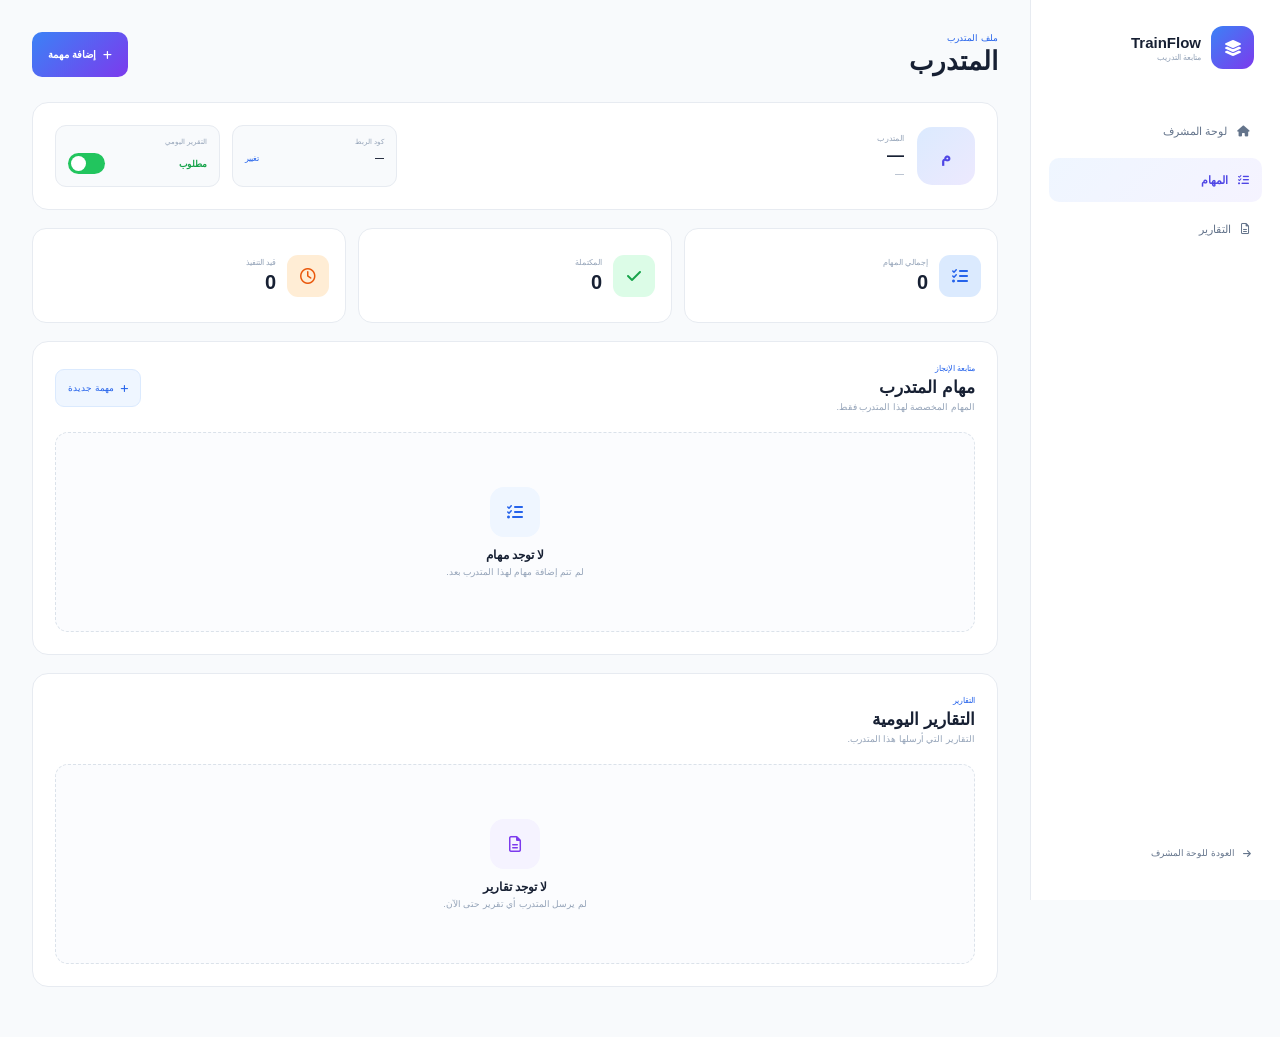
<file: trainee-details.html>
<!DOCTYPE html>
<html lang="ar" dir="rtl">

<head>
    <meta charset="UTF-8">

    <meta
        name="viewport"
        content="width=device-width, initial-scale=1.0"
    >

    <title>TrainFlow | تفاصيل المتدرب</title>

    <link
        rel="stylesheet"
        href="trainee-details.css"
    >

    <link
        rel="stylesheet"
        href="https://cdnjs.cloudflare.com/ajax/libs/font-awesome/6.5.0/css/all.min.css"
    >
</head>

<body>

<div class="page-layout">

    <!-- =========================
         Sidebar
    ========================== -->

    <aside class="sidebar" id="sidebar">

        <div>

            <a
                href="supervisor-dashboard.html"
                class="logo"
            >

                <div class="logo-icon">
                    <i class="fa-solid fa-layer-group"></i>
                </div>

                <div class="logo-text">
                    <strong>TrainFlow</strong>
                    <span>متابعة التدريب</span>
                </div>

            </a>


            <nav class="nav-menu">

                <a
                    href="supervisor-dashboard.html"
                    class="nav-link"
                >
                    <i class="fa-solid fa-house"></i>
                    لوحة المشرف
                </a>


                <a
                    href="#tasksSection"
                    class="nav-link active"
                >
                    <i class="fa-solid fa-list-check"></i>
                    المهام
                </a>


                <a
                    href="#reportsSection"
                    class="nav-link"
                >
                    <i class="fa-regular fa-file-lines"></i>
                    التقارير
                </a>

            </nav>

        </div>


        <a
            href="supervisor-dashboard.html"
            class="back-dashboard"
        >
            <i class="fa-solid fa-arrow-right"></i>
            العودة للوحة المشرف
        </a>

    </aside>


    <!-- =========================
         Main
    ========================== -->

    <main class="main-content">

        <!-- Topbar -->

        <header class="topbar">

            <button
                type="button"
                class="menu-button"
                id="menuButton"
            >
                <i class="fa-solid fa-bars"></i>
            </button>


            <div class="title">

                <span>
                    ملف المتدرب
                </span>

                <h1 id="traineeName">
                    المتدرب
                </h1>

            </div>


            <button
                type="button"
                class="add-task-button"
                id="openTaskModal"
            >
                <i class="fa-solid fa-plus"></i>
                إضافة مهمة
            </button>

        </header>


        <!-- =========================
             بيانات المتدرب
        ========================== -->

        <section class="profile-card">

            <div class="profile-main">

                <div class="avatar">
                    م
                </div>


                <div class="profile-info">

                    <span>
                        المتدرب
                    </span>

                    <h2 id="profileName">
                        —
                    </h2>

                    <p id="profileEmail">
                        —
                    </p>

                </div>

            </div>


            <div class="profile-settings">

                <!-- كود الربط -->

                <div class="setting-item">

                    <span>
                        كود الربط
                    </span>

                    <div class="code-row">

                        <strong id="linkCode">
                            —
                        </strong>

                        <button
                            type="button"
                            id="changeCodeButton"
                        >
                            تغيير
                        </button>

                    </div>

                </div>


                <!-- التقرير -->

                <div class="setting-item">

                    <span>
                        التقرير اليومي
                    </span>

                    <div class="switch-row">

                        <strong id="reportStatus">
                            مطلوب
                        </strong>


                        <label class="switch">

                            <input
                                type="checkbox"
                                id="reportToggle"
                                checked
                            >

                            <span class="slider"></span>

                        </label>

                    </div>

                </div>

            </div>

        </section>


        <!-- =========================
             الإحصائيات
        ========================== -->

        <section class="stats-grid">

            <div class="stat-card">

                <div class="stat-icon blue">
                    <i class="fa-solid fa-list-check"></i>
                </div>

                <div>
                    <span>إجمالي المهام</span>
                    <strong id="totalTasks">0</strong>
                </div>

            </div>


            <div class="stat-card">

                <div class="stat-icon green">
                    <i class="fa-solid fa-check"></i>
                </div>

                <div>
                    <span>المكتملة</span>
                    <strong id="completedTasks">0</strong>
                </div>

            </div>


            <div class="stat-card">

                <div class="stat-icon orange">
                    <i class="fa-regular fa-clock"></i>
                </div>

                <div>
                    <span>قيد التنفيذ</span>
                    <strong id="pendingTasks">0</strong>
                </div>

            </div>

        </section>


        <!-- =========================
             المهام
        ========================== -->

        <section
            class="content-card"
            id="tasksSection"
        >

            <div class="section-header">

                <div>

                    <span class="section-label">
                        متابعة الإنجاز
                    </span>

                    <h2>
                        مهام المتدرب
                    </h2>

                    <p>
                        المهام المخصصة لهذا المتدرب فقط.
                    </p>

                </div>


                <button
                    type="button"
                    class="secondary-add"
                    id="secondAddTask"
                >
                    <i class="fa-solid fa-plus"></i>
                    مهمة جديدة
                </button>

            </div>


            <!-- حالة فارغة -->

            <div
                class="empty-state"
                id="tasksEmpty"
            >

                <div class="empty-icon">

                    <i class="fa-solid fa-list-check"></i>

                </div>

                <h3>
                    لا توجد مهام
                </h3>

                <p>
                    لم تتم إضافة مهام لهذا المتدرب بعد.
                </p>

            </div>


            <!-- Supabase سيضع المهام هنا -->

            <div
                class="tasks-list"
                id="tasksList"
            ></div>

        </section>


        <!-- =========================
             التقارير
        ========================== -->

        <section
            class="content-card"
            id="reportsSection"
        >

            <div class="section-header">

                <div>

                    <span class="section-label">
                        التقارير
                    </span>

                    <h2>
                        التقارير اليومية
                    </h2>

                    <p>
                        التقارير التي أرسلها هذا المتدرب.
                    </p>

                </div>

            </div>


            <div
                class="empty-state reports-empty"
                id="reportsEmpty"
            >

                <div class="empty-icon purple">

                    <i class="fa-regular fa-file-lines"></i>

                </div>

                <h3>
                    لا توجد تقارير
                </h3>

                <p>
                    لم يرسل المتدرب أي تقرير حتى الآن.
                </p>

            </div>


            <div
                class="reports-list"
                id="reportsList"
            ></div>

        </section>

    </main>

</div>


<div
    class="sidebar-overlay"
    id="sidebarOverlay"
></div>


<!-- ===================================
     نافذة إضافة مهمة
=================================== -->

<div
    class="modal-overlay"
    id="taskModal"
>

    <div class="modal">

        <div class="modal-header">

            <div>
                <span>مهمة جديدة</span>
                <h2>إضافة مهمة</h2>
            </div>


            <button
                type="button"
                class="close-button"
                id="closeTaskModal"
            >
                <i class="fa-solid fa-xmark"></i>
            </button>

        </div>


        <form id="taskForm">

            <div class="form-group">

                <label for="taskTitle">
                    عنوان المهمة
                </label>

                <input
                    type="text"
                    id="taskTitle"
                    placeholder="مثال: إعداد الصفحة الرئيسية"
                    required
                >

            </div>


            <div class="form-group">

                <label for="taskDescription">
                    وصف المهمة
                </label>

                <textarea
                    id="taskDescription"
                    placeholder="اكتب تفاصيل المهمة..."
                    rows="5"
                    required
                ></textarea>

            </div>


            <div class="form-group">

                <label for="taskDueDate">
                    تاريخ التسليم
                </label>

                <input
                    type="date"
                    id="taskDueDate"
                >

            </div>


            <div class="form-group">

                <label for="supervisorNote">
                    ملاحظة للمتدرب
                </label>

                <textarea
                    id="supervisorNote"
                    placeholder="اختياري"
                    rows="3"
                ></textarea>

            </div>


            <div
                class="message"
                id="taskMessage"
            ></div>


            <div class="modal-actions">

                <button
                    type="button"
                    class="cancel-button"
                    id="cancelTask"
                >
                    إلغاء
                </button>


                <button
                    type="submit"
                    class="save-button"
                >
                    <i class="fa-solid fa-plus"></i>
                    إضافة المهمة
                </button>

            </div>

        </form>

    </div>

</div>


<!-- ===================================
     نافذة تغيير الكود
=================================== -->

<div
    class="modal-overlay"
    id="codeModal"
>

    <div class="modal small-modal">

        <div class="modal-header">

            <div>
                <span>كود الربط</span>
                <h2>تغيير الكود</h2>
            </div>


            <button
                type="button"
                class="close-button"
                id="closeCodeModal"
            >
                <i class="fa-solid fa-xmark"></i>
            </button>

        </div>


        <p class="modal-description">
            بعد تغيير الكود لن يعمل الكود السابق لتفعيل الحساب.
        </p>


        <form id="codeForm">

            <div class="form-group">

                <label for="newCode">
                    الكود الجديد
                </label>

                <input
                    type="text"
                    id="newCode"
                    minlength="4"
                    placeholder="اكتب الكود الجديد"
                    required
                >

            </div>


            <div
                class="message"
                id="codeMessage"
            ></div>


            <div class="modal-actions">

                <button
                    type="button"
                    class="cancel-button"
                    id="cancelCode"
                >
                    إلغاء
                </button>


                <button
                    type="submit"
                    class="save-button"
                >
                    حفظ التغيير
                </button>

            </div>

        </form>

    </div>

</div>


<script>

    /* =========================
       Sidebar
    ========================== */

    const sidebar =
        document.getElementById("sidebar");

    const overlay =
        document.getElementById("sidebarOverlay");


    document
        .getElementById("menuButton")
        .addEventListener(
            "click",
            function () {

                sidebar.classList.add("open");

                overlay.classList.add("show");

            }
        );


    overlay.addEventListener(
        "click",
        function () {

            sidebar.classList.remove("open");

            overlay.classList.remove("show");

        }
    );


    /* =========================
       التقرير اليومي
    ========================== */

    const reportToggle =
        document.getElementById("reportToggle");

    const reportStatus =
        document.getElementById("reportStatus");


    reportToggle.addEventListener(
        "change",
        function () {

            if (reportToggle.checked) {

                reportStatus.textContent =
                    "مطلوب";

                reportStatus.classList.remove(
                    "off"
                );

            }

            else {

                reportStatus.textContent =
                    "غير مطلوب";

                reportStatus.classList.add(
                    "off"
                );

            }

            /*
                بعد Supabase:
                يتم تحديث إعداد المتدرب
                في قاعدة البيانات.
            */

        }
    );


    /* =========================
       Task Modal
    ========================== */

    const taskModal =
        document.getElementById("taskModal");


    document
        .getElementById("openTaskModal")
        .addEventListener(
            "click",
            openTaskModal
        );


    document
        .getElementById("secondAddTask")
        .addEventListener(
            "click",
            openTaskModal
        );


    document
        .getElementById("closeTaskModal")
        .addEventListener(
            "click",
            closeTaskModal
        );


    document
        .getElementById("cancelTask")
        .addEventListener(
            "click",
            closeTaskModal
        );


    function openTaskModal() {

        taskModal.classList.add("show");

        document.body.classList.add(
            "no-scroll"
        );

    }


    function closeTaskModal() {

        taskModal.classList.remove("show");

        document.body.classList.remove(
            "no-scroll"
        );

        document
            .getElementById("taskForm")
            .reset();

        clearTaskMessage();

    }


    taskModal.addEventListener(
        "click",
        function (event) {

            if (event.target === taskModal) {

                closeTaskModal();

            }

        }
    );


    /* =========================
       إضافة مهمة
    ========================== */

    document
        .getElementById("taskForm")
        .addEventListener(
            "submit",
            function (event) {

                event.preventDefault();


                const title =
                    document
                        .getElementById("taskTitle")
                        .value
                        .trim();


                const description =
                    document
                        .getElementById("taskDescription")
                        .value
                        .trim();


                if (!title || !description) {

                    showTaskError(
                        "يرجى كتابة عنوان المهمة ووصفها."
                    );

                    return;

                }


                showTaskInfo(
                    "سيتم حفظ المهمة بعد ربط قاعدة البيانات."
                );

            }
        );


    /* =========================
       Code Modal
    ========================== */

    const codeModal =
        document.getElementById("codeModal");


    document
        .getElementById("changeCodeButton")
        .addEventListener(
            "click",
            function () {

                codeModal.classList.add(
                    "show"
                );

                document.body.classList.add(
                    "no-scroll"
                );

            }
        );


    document
        .getElementById("closeCodeModal")
        .addEventListener(
            "click",
            closeCodeModal
        );


    document
        .getElementById("cancelCode")
        .addEventListener(
            "click",
            closeCodeModal
        );


    function closeCodeModal() {

        codeModal.classList.remove("show");

        document.body.classList.remove(
            "no-scroll"
        );

        document
            .getElementById("codeForm")
            .reset();

        clearCodeMessage();

    }


    codeModal.addEventListener(
        "click",
        function (event) {

            if (event.target === codeModal) {

                closeCodeModal();

            }

        }
    );


    /* =========================
       تغيير الكود
    ========================== */

    document
        .getElementById("codeForm")
        .addEventListener(
            "submit",
            function (event) {

                event.preventDefault();


                const newCode =
                    document
                        .getElementById("newCode")
                        .value
                        .trim();


                if (newCode.length < 4) {

                    showCodeError(
                        "الكود يجب أن يكون 4 خانات على الأقل."
                    );

                    return;

                }


                showCodeInfo(
                    "سيتم حفظ الكود الجديد بعد ربط قاعدة البيانات."
                );

            }
        );


    /* =========================
       Messages
    ========================== */

    function showTaskError(text) {

        const element =
            document.getElementById(
                "taskMessage"
            );

        element.textContent = text;

        element.className =
            "message error";

    }


    function showTaskInfo(text) {

        const element =
            document.getElementById(
                "taskMessage"
            );

        element.textContent = text;

        element.className =
            "message info";

    }


    function clearTaskMessage() {

        const element =
            document.getElementById(
                "taskMessage"
            );

        element.textContent = "";

        element.className =
            "message";

    }


    function showCodeError(text) {

        const element =
            document.getElementById(
                "codeMessage"
            );

        element.textContent = text;

        element.className =
            "message error";

    }


    function showCodeInfo(text) {

        const element =
            document.getElementById(
                "codeMessage"
            );

        element.textContent = text;

        element.className =
            "message info";

    }


    function clearCodeMessage() {

        const element =
            document.getElementById(
                "codeMessage"
            );

        element.textContent = "";

        element.className =
            "message";

    }

</script>

</body>

</html>
</file>
<file: index.css>
/* =========================
   الأساس
========================= */

* {
    margin: 0;
    padding: 0;
    box-sizing: border-box;
}


html {
    scroll-behavior: smooth;
}


body {
    min-height: 100vh;

    font-family:
        "Segoe UI",
        Tahoma,
        Arial,
        sans-serif;

    background:
        radial-gradient(
            circle at 80% 15%,
            rgba(59, 130, 246, 0.10),
            transparent 30%
        ),
        radial-gradient(
            circle at 15% 75%,
            rgba(124, 58, 237, 0.08),
            transparent 30%
        ),
        #f8fafc;

    color: #172033;
}


a {
    text-decoration: none;
}


.container {
    width: calc(100% - 80px);
    max-width: 1400px;

    margin: auto;
}


/* =========================
   Header
========================= */

.header {
    height: 95px;

    display: flex;
    align-items: center;
}


.header-content {
    display: flex;
    align-items: center;
    justify-content: flex-start;
}


.logo {
    display: flex;
    align-items: center;

    gap: 11px;

    color: #172033;
}


.logo-icon {
    width: 48px;
    height: 48px;

    display: flex;
    align-items: center;
    justify-content: center;

    border-radius: 14px;

    background:
        linear-gradient(
            135deg,
            #3b82f6,
            #7c3aed
        );

    color: white;

    font-size: 16px;

    box-shadow:
        0 10px 25px
        rgba(79, 70, 229, 0.18);
}


.logo-text strong {
    display: block;

    font-size: 18px;
}


.logo-text span {
    display: block;

    margin-top: 2px;

    color: #94a3b8;

    font-size: 10px;
}


/* =========================
   Hero
========================= */

.hero {
    min-height:
        calc(100vh - 165px);

    display: flex;
    align-items: center;
}


.hero-grid {
    display: grid;

    grid-template-columns:
        1.05fr 0.95fr;

    align-items: center;

    gap: 80px;

    padding:
        50px 0 80px;
}


/* =========================
   Hero Content
========================= */

.hero-content {
    max-width: 670px;
}


.hero-badge {
    width: fit-content;

    margin-bottom: 24px;

    padding: 8px 14px;

    display: flex;
    align-items: center;

    gap: 7px;

    border: 1px solid #dbeafe;

    border-radius: 30px;

    background:
        rgba(239, 246, 255, 0.85);

    color: #2563eb;

    font-size: 12px;

    font-weight: 600;
}


.hero-content h1 {
    margin-bottom: 22px;

    font-size:
        clamp(
            52px,
            5vw,
            78px
        );

    line-height: 1.18;

    letter-spacing: -2px;
}


.hero-content h1 span {
    display: block;

    background:
        linear-gradient(
            135deg,
            #3b82f6,
            #7c3aed
        );

    -webkit-background-clip: text;
    background-clip: text;

    color: transparent;
}


.hero-description {
    max-width: 610px;

    margin-bottom: 31px;

    color: #64748b;

    font-size: 15px;

    line-height: 2;
}


/* =========================
   Buttons
========================= */

.hero-buttons {
    margin-bottom: 42px;

    display: flex;
    align-items: center;

    gap: 12px;
}


.btn {
    height: 54px;

    padding: 0 24px;

    display: inline-flex;
    align-items: center;
    justify-content: center;

    gap: 8px;

    border-radius: 13px;

    font-size: 13px;

    font-weight: 600;

    transition:
        0.2s ease;
}


.btn-primary {
    background:
        linear-gradient(
            135deg,
            #3b82f6,
            #7c3aed
        );

    color: white;

    box-shadow:
        0 12px 28px
        rgba(79, 70, 229, 0.20);
}


.btn-primary:hover {
    transform:
        translateY(-2px);

    box-shadow:
        0 16px 34px
        rgba(79, 70, 229, 0.25);
}


.btn-secondary {
    border:
        1px solid #e2e8f0;

    background: white;

    color: #334155;
}


.btn-secondary:hover {
    transform:
        translateY(-2px);

    border-color: #cbd5e1;
}


/* =========================
   Features
========================= */

.features {
    display: grid;

    grid-template-columns:
        repeat(3, 1fr);

    gap: 24px;
}


.feature {
    display: flex;
    align-items: center;

    gap: 10px;
}


.feature-icon {
    width: 42px;
    height: 42px;

    display: flex;
    align-items: center;
    justify-content: center;

    flex-shrink: 0;

    border-radius: 11px;

    font-size: 12px;
}


.blue {
    background: #dbeafe;
    color: #2563eb;
}


.purple {
    background: #ede9fe;
    color: #7c3aed;
}


.green {
    background: #dcfce7;
    color: #16a34a;
}


.feature strong {
    display: block;

    margin-bottom: 3px;

    color: #334155;

    font-size: 10px;
}


.feature span {
    display: block;

    color: #94a3b8;

    font-size: 8px;

    line-height: 1.5;
}


/* =========================
   Preview
========================= */

.preview-wrapper {
    position: relative;

    width: 100%;

    display: flex;
    align-items: center;
    justify-content: center;
}


.background-glow {
    position: absolute;

    border-radius: 50%;

    filter: blur(60px);
}


.glow-blue {
    width: 250px;
    height: 250px;

    top: -30px;
    right: 0;

    background:
        rgba(96, 165, 250, 0.18);
}


.glow-purple {
    width: 300px;
    height: 300px;

    bottom: -40px;
    left: -30px;

    background:
        rgba(139, 92, 246, 0.15);
}


.preview-card {
    position: relative;

    z-index: 2;

    width: 100%;
    max-width: 560px;

    padding: 28px;

    border:
        1px solid #e2e8f0;

    border-radius: 27px;

    background:
        rgba(255, 255, 255, 0.90);

    backdrop-filter:
        blur(14px);

    box-shadow:
        0 30px 70px
        rgba(51, 65, 85, 0.13);
}


/* =========================
   Preview Header
========================= */

.preview-header {
    margin-bottom: 23px;

    display: flex;
    align-items: center;
    justify-content: space-between;

    gap: 15px;
}


.preview-header span {
    display: block;

    margin-bottom: 4px;

    color: #2563eb;

    font-size: 9px;
}


.preview-header h2 {
    font-size: 18px;
}


.preview-logo {
    width: 47px;
    height: 47px;

    display: flex;
    align-items: center;
    justify-content: center;

    flex-shrink: 0;

    border-radius: 13px;

    background:
        linear-gradient(
            135deg,
            #3b82f6,
            #7c3aed
        );

    color: white;
}


/* =========================
   Supervisor Status
========================= */

.supervisor-status {
    min-height: 73px;

    margin-bottom: 15px;

    padding: 15px 18px;

    display: flex;
    align-items: center;
    justify-content: space-between;

    border:
        1px solid #bbf7d0;

    border-radius: 14px;

    background: #f0fdf4;
}


.supervisor-status div > span {
    display: block;

    margin-bottom: 4px;

    color: #94a3b8;

    font-size: 8px;
}


.supervisor-status strong {
    color: #16a34a;

    font-size: 10px;
}


.online {
    width: 29px;
    height: 29px;

    display: flex;
    align-items: center;
    justify-content: center;

    border-radius: 50%;

    background: #dcfce7;
}


.online span {
    width: 10px;
    height: 10px;

    margin: 0 !important;

    border-radius: 50%;

    background: #22c55e;

    box-shadow:
        0 0 0 5px
        rgba(34, 197, 94, 0.12);
}


/* =========================
   Preview Items
========================= */

.preview-items {
    display: grid;

    grid-template-columns:
        repeat(2, 1fr);

    gap: 14px;

    margin-bottom: 14px;
}


.preview-item {
    min-height: 125px;

    padding: 16px;

    border:
        1px solid #e7ebf1;

    border-radius: 14px;

    background: #fbfcfe;
}


.preview-item-icon {
    width: 38px;
    height: 38px;

    margin-bottom: 13px;

    display: flex;
    align-items: center;
    justify-content: center;

    border-radius: 10px;

    font-size: 10px;
}


.preview-item strong {
    display: block;

    margin-bottom: 11px;

    color: #475569;

    font-size: 9px;
}


.lines {
    display: flex;
    flex-direction: column;

    gap: 7px;
}


.lines span {
    height: 6px;

    border-radius: 20px;

    background: #e2e8f0;
}


.lines span:first-child {
    width: 75%;
}


.lines span:last-child {
    width: 55%;
}


/* =========================
   Trainee
========================= */

.trainee-row {
    min-height: 69px;

    padding: 13px 15px;

    display: flex;
    align-items: center;

    gap: 10px;

    border:
        1px solid #e7ebf1;

    border-radius: 14px;

    background: #fbfcfe;
}


.trainee-avatar {
    width: 39px;
    height: 39px;

    display: flex;
    align-items: center;
    justify-content: center;

    flex-shrink: 0;

    border-radius: 10px;

    background: #ede9fe;

    color: #6d28d9;

    font-size: 10px;

    font-weight: 700;
}


.trainee-lines {
    flex: 1;

    display: flex;
    flex-direction: column;

    gap: 7px;
}


.trainee-lines span {
    height: 6px;

    border-radius: 20px;

    background: #cbd5e1;
}


.trainee-lines span:first-child {
    width: 55%;
}


.trainee-lines span:last-child {
    width: 35%;
}


.connected {
    padding: 6px 9px;

    display: flex;
    align-items: center;

    gap: 4px;

    border-radius: 20px;

    background: #dcfce7;

    color: #16a34a;

    font-size: 7px;

    font-weight: 600;
}


/* =========================
   Footer
========================= */

footer {
    border-top:
        1px solid #e7ebf1;
}


.footer-content {
    min-height: 70px;

    display: flex;
    align-items: center;
    justify-content: space-between;

    color: #94a3b8;

    font-size: 8px;
}


/* =========================
   Tablet
========================= */

@media (max-width: 1000px) {

    .container {
        width:
            calc(100% - 50px);
    }


    .hero-grid {
        gap: 45px;
    }


    .hero-content h1 {
        font-size: 52px;
    }


    .features {
        gap: 12px;
    }

}


/* =========================
   Small Tablet
========================= */

@media (max-width: 850px) {

    .hero-grid {
        grid-template-columns: 1fr;

        gap: 55px;

        padding-top: 40px;
    }


    .hero-content {
        max-width: 650px;

        margin: auto;

        text-align: center;
    }


    .hero-badge {
        margin:
            0 auto 22px;
    }


    .hero-description {
        margin:
            0 auto 30px;
    }


    .hero-buttons {
        justify-content: center;
    }


    .features {
        max-width: 600px;

        margin: auto;

        text-align: right;
    }


    .preview-wrapper {
        max-width: 620px;

        margin: auto;
    }

}


/* =========================
   Mobile
========================= */

@media (max-width: 600px) {

    .container {
        width:
            calc(100% - 32px);
    }


    .header {
        height: 78px;
    }


    .logo-icon {
        width: 42px;
        height: 42px;
    }


    .logo-text strong {
        font-size: 15px;
    }


    .hero-grid {
        padding:
            35px 0 55px;
    }


    .hero-content h1 {
        font-size: 40px;

        letter-spacing: -1px;
    }


    .hero-description {
        font-size: 13px;
    }


    .hero-buttons {
        width: 100%;

        flex-direction: column;
    }


    .btn {
        width: 100%;
    }


    .features {
        grid-template-columns: 1fr;

        gap: 10px;
    }


    .feature {
        padding: 10px;

        border:
            1px solid #edf1f5;

        border-radius: 12px;

        background:
            rgba(255, 255, 255, 0.65);
    }


    .preview-card {
        padding: 18px;

        border-radius: 20px;
    }


    .preview-header h2 {
        font-size: 15px;
    }


    .preview-items {
        grid-template-columns: 1fr;
    }


    .footer-content {
        flex-direction: column;

        justify-content: center;

        gap: 5px;
    }

}


/* =========================
   Very Small
========================= */

@media (max-width: 380px) {

    .hero-content h1 {
        font-size: 34px;
    }


    .preview-card {
        padding: 14px;
    }


    .trainee-row {
        flex-wrap: wrap;
    }


    .connected {
        margin-right: auto;
    }

}
</file>
<file: add-task.css>
* {
    margin: 0;
    padding: 0;
    box-sizing: border-box;
}

body {
    min-height: 100vh;

    font-family:
        "Segoe UI",
        Tahoma,
        Arial,
        sans-serif;

    background:
        radial-gradient(
            circle at top right,
            rgba(59, 130, 246, 0.12),
            transparent 30%
        ),
        radial-gradient(
            circle at bottom left,
            rgba(124, 58, 237, 0.10),
            transparent 30%
        ),
        #f6f8fc;

    color: #172033;
}

a {
    text-decoration: none;
}

button,
input,
textarea,
select {
    font-family: inherit;
}


/* Page */

.page-container {
    width: calc(100% - 60px);
    max-width: 1100px;

    margin: auto;

    padding: 35px 0 60px;
}


/* Back */

.back-button {
    display: inline-flex;
    align-items: center;
    gap: 7px;

    margin-bottom: 24px;
    padding: 8px 10px;

    border-radius: 9px;

    color: #64748b;

    font-size: 9px;
}

.back-button:hover {
    background: #eff6ff;
    color: #2563eb;
}


/* Header */

.page-header {
    display: flex;
    align-items: center;
    justify-content: space-between;

    gap: 20px;

    margin-bottom: 25px;
}

.page-header > div:first-child > span {
    display: block;

    margin-bottom: 4px;

    color: #2563eb;

    font-size: 9px;
    font-weight: 600;
}

.page-header h1 {
    margin-bottom: 6px;

    font-size: 27px;
}

.page-header p {
    color: #94a3b8;

    font-size: 10px;
}

.header-icon {
    width: 55px;
    height: 55px;

    display: flex;
    align-items: center;
    justify-content: center;

    flex-shrink: 0;

    border-radius: 15px;

    background:
        linear-gradient(
            135deg,
            #3b82f6,
            #7c3aed
        );

    color: white;

    box-shadow:
        0 10px 24px
        rgba(59, 130, 246, 0.18);
}


/* Layout */

.content-grid {
    display: grid;

    grid-template-columns:
        minmax(520px, 1fr)
        290px;

    gap: 18px;

    align-items: start;
}


/* Cards */

.form-card,
.info-card {
    border:
        1px solid #e7ebf1;

    border-radius: 18px;

    background:
        rgba(255, 255, 255, 0.94);

    box-shadow:
        0 9px 30px
        rgba(15, 23, 42, 0.04);
}


/* Form */

.form-card {
    padding: 25px;
}

.trainee-box {
    display: flex;
    align-items: center;

    gap: 11px;

    margin-bottom: 23px;
    padding: 14px;

    border:
        1px solid #dbeafe;

    border-radius: 13px;

    background:
        linear-gradient(
            135deg,
            #eff6ff,
            #faf5ff
        );
}

.avatar {
    width: 42px;
    height: 42px;

    display: flex;
    align-items: center;
    justify-content: center;

    flex-shrink: 0;

    border-radius: 11px;

    background: white;

    color: #4f46e5;

    font-size: 13px;
    font-weight: 700;
}

.trainee-box span {
    display: block;

    margin-bottom: 2px;

    color: #94a3b8;

    font-size: 7px;
}

.trainee-box strong {
    display: block;

    margin-bottom: 2px;

    color: #334155;

    font-size: 10px;
}

.trainee-box small {
    color: #94a3b8;

    font-size: 7px;
}


/* Groups */

.form-group {
    margin-bottom: 17px;
}

.form-group label {
    display: block;

    margin-bottom: 7px;

    color: #334155;

    font-size: 10px;

    font-weight: 600;
}

.input-wrapper,
.select-wrapper {
    position: relative;

    height: 47px;

    display: flex;
    align-items: center;
}

.input-wrapper i,
.select-wrapper i {
    position: absolute;

    right: 14px;

    z-index: 2;

    color: #94a3b8;

    font-size: 10px;

    pointer-events: none;
}

.input-wrapper input,
.select-wrapper select {
    width: 100%;
    height: 100%;

    padding:
        0 40px 0 13px;

    border:
        1px solid #e2e8f0;

    border-radius: 11px;

    outline: none;

    background: #f8fafc;

    color: #334155;

    font-size: 10px;
}

.input-wrapper input:focus,
.select-wrapper select:focus,
textarea:focus {
    border-color: #60a5fa;

    background: white;

    box-shadow:
        0 0 0 3px
        rgba(59, 130, 246, 0.07);
}


/* Textarea */

textarea {
    width: 100%;

    min-height: 120px;

    padding: 13px;

    resize: vertical;

    border:
        1px solid #e2e8f0;

    border-radius: 11px;

    outline: none;

    background: #f8fafc;

    color: #334155;

    font-size: 10px;

    line-height: 1.8;
}

.small-textarea {
    min-height: 85px;
}


/* Columns */

.two-columns {
    display: grid;

    grid-template-columns:
        1fr 1fr;

    gap: 12px;
}


/* Message */

#message {
    min-height: 19px;

    margin-bottom: 8px;

    font-size: 9px;
}

.error-message {
    color: #dc2626;
}

.success-message {
    color: #16a34a;
}


/* Actions */

.form-actions {
    display: flex;
    align-items: center;

    gap: 9px;
}

.save-button {
    min-width: 150px;
    height: 46px;

    display: inline-flex;
    align-items: center;
    justify-content: center;

    gap: 7px;

    border: none;

    border-radius: 11px;

    background:
        linear-gradient(
            135deg,
            #3b82f6,
            #7c3aed
        );

    color: white;

    font-size: 10px;
    font-weight: 600;

    cursor: pointer;
}

.cancel-button {
    height: 46px;

    padding: 0 18px;

    display: inline-flex;
    align-items: center;
    justify-content: center;

    border:
        1px solid #e2e8f0;

    border-radius: 11px;

    background: white;

    color: #64748b;

    font-size: 9px;
}


/* Info */

.info-card {
    padding: 22px;
}

.info-icon {
    width: 43px;
    height: 43px;

    margin-bottom: 13px;

    display: flex;
    align-items: center;
    justify-content: center;

    border-radius: 12px;

    background: #ede9fe;

    color: #7c3aed;
}

.info-card h3 {
    margin-bottom: 8px;

    font-size: 14px;
}

.info-card > p {
    margin-bottom: 20px;

    color: #94a3b8;

    font-size: 8px;

    line-height: 1.8;
}

.info-item {
    display: flex;
    align-items: flex-start;

    gap: 9px;

    margin-top: 16px;
}

.info-item > i {
    width: 30px;
    height: 30px;

    display: flex;
    align-items: center;
    justify-content: center;

    flex-shrink: 0;

    border-radius: 9px;

    background: #eff6ff;

    color: #2563eb;

    font-size: 8px;
}

.info-item strong {
    display: block;

    margin-bottom: 2px;

    color: #475569;

    font-size: 8px;
}

.info-item span {
    color: #94a3b8;

    font-size: 7px;

    line-height: 1.6;
}


/* Responsive */

@media (max-width: 850px) {

    .content-grid {
        grid-template-columns: 1fr;
    }

}


@media (max-width: 600px) {

    .page-container {
        width: calc(100% - 30px);
    }

    .header-icon {
        display: none;
    }

    .two-columns {
        grid-template-columns: 1fr;
    }

    .form-card {
        padding: 20px;
    }

    .form-actions {
        flex-direction: column;
    }

    .save-button,
    .cancel-button {
        width: 100%;
    }

}
</file>
<file: add-trainee.css>
* {
    margin: 0;
    padding: 0;
    box-sizing: border-box;
}

body {
    min-height: 100vh;

    font-family:
        "Segoe UI",
        Tahoma,
        Arial,
        sans-serif;

    background:
        radial-gradient(
            circle at top right,
            rgba(59, 130, 246, 0.11),
            transparent 30%
        ),
        #f7f9fc;

    color: #172033;
}

a {
    text-decoration: none;
}

button,
input {
    font-family: inherit;
}


/* Navbar */

.navbar {
    min-height: 72px;

    padding: 0 45px;

    display: flex;
    align-items: center;
    justify-content: space-between;

    border-bottom:
        1px solid #e7ebf1;

    background:
        rgba(255, 255, 255, 0.9);
}

.brand {
    display: flex;
    align-items: center;

    gap: 9px;

    color: #172033;
}

.brand-icon {
    width: 37px;
    height: 37px;

    display: flex;
    align-items: center;
    justify-content: center;

    border-radius: 10px;

    background:
        linear-gradient(
            135deg,
            #3b82f6,
            #7c3aed
        );

    color: white;
}

.brand strong {
    display: block;

    font-size: 13px;
}

.brand span {
    display: block;

    margin-top: 2px;

    color: #94a3b8;

    font-size: 7px;
}

.supervisor-info {
    text-align: left;
}

.supervisor-info span {
    display: block;

    color: #94a3b8;

    font-size: 6px;
}

.supervisor-info strong {
    display: block;

    margin-top: 2px;

    color: #475569;

    font-size: 8px;
}


/* Page */

.page-container {
    width: calc(100% - 40px);
    max-width: 680px;

    margin: auto;

    padding: 32px 0 60px;
}


/* Back */

.back-button {
    display: inline-flex;

    align-items: center;

    gap: 6px;

    margin-bottom: 25px;

    color: #94a3b8;

    font-size: 8px;
}

.back-button:hover {
    color: #2563eb;
}


/* Header */

.page-header {
    margin-bottom: 20px;

    display: flex;
    align-items: center;

    gap: 12px;
}

.header-icon {
    width: 48px;
    height: 48px;

    display: flex;
    align-items: center;
    justify-content: center;

    flex-shrink: 0;

    border-radius: 13px;

    background:
        linear-gradient(
            135deg,
            #dbeafe,
            #ede9fe
        );

    color: #4f46e5;

    font-size: 12px;
}

.page-header span {
    display: block;

    margin-bottom: 3px;

    color: #2563eb;

    font-size: 7px;

    font-weight: 600;
}

.page-header h1 {
    margin-bottom: 4px;

    font-size: 23px;
}

.page-header p {
    color: #94a3b8;

    font-size: 8px;
}


/* Form Card */

.form-card {
    padding: 25px;

    border:
        1px solid #e7ebf1;

    border-radius: 18px;

    background: white;

    box-shadow:
        0 10px 30px
        rgba(15, 23, 42, 0.035);
}

.form-title {
    margin-bottom: 22px;

    padding-bottom: 15px;

    border-bottom:
        1px solid #edf1f5;
}

.form-title span {
    display: block;

    margin-bottom: 3px;

    color: #94a3b8;

    font-size: 7px;
}

.form-title h2 {
    font-size: 15px;
}


/* Inputs */

.form-group {
    margin-bottom: 17px;
}

.form-group label {
    display: block;

    margin-bottom: 7px;

    color: #475569;

    font-size: 8px;

    font-weight: 600;
}

.input-wrapper {
    position: relative;

    height: 44px;

    display: flex;
    align-items: center;
}

.input-wrapper i {
    position: absolute;

    right: 14px;

    color: #94a3b8;

    font-size: 8px;
}

.input-wrapper input {
    width: 100%;
    height: 100%;

    padding:
        0 39px 0 12px;

    border:
        1px solid #e2e8f0;

    border-radius: 10px;

    outline: none;

    background: #f8fafc;

    color: #334155;

    font-size: 9px;
}

.input-wrapper input:focus {
    border-color: #60a5fa;

    background: white;

    box-shadow:
        0 0 0 3px
        rgba(59, 130, 246, 0.07);
}

.form-group small {
    display: block;

    margin-top: 5px;

    color: #94a3b8;

    font-size: 6px;

    line-height: 1.6;
}


/* Report Setting */

.report-setting {
    min-height: 73px;

    margin-top: 7px;
    margin-bottom: 12px;

    padding: 13px;

    display: flex;
    align-items: center;
    justify-content: space-between;

    gap: 15px;

    border:
        1px solid #e7ebf1;

    border-radius: 11px;

    background: #fbfcfe;
}

.setting-info {
    display: flex;
    align-items: center;

    gap: 9px;
}

.setting-icon {
    width: 36px;
    height: 36px;

    display: flex;
    align-items: center;
    justify-content: center;

    flex-shrink: 0;

    border-radius: 9px;

    background: #ede9fe;

    color: #7c3aed;

    font-size: 8px;
}

.setting-info strong {
    display: block;

    margin-bottom: 3px;

    color: #475569;

    font-size: 8px;
}

.setting-info span {
    display: block;

    color: #94a3b8;

    font-size: 6px;
}


/* Switch */

.switch {
    position: relative;

    width: 40px;
    height: 22px;

    flex-shrink: 0;
}

.switch input {
    width: 0;
    height: 0;

    opacity: 0;
}

.slider {
    position: absolute;

    inset: 0;

    border-radius: 30px;

    background: #cbd5e1;

    cursor: pointer;

    transition: 0.2s;
}

.slider::before {
    content: "";

    position: absolute;

    width: 16px;
    height: 16px;

    top: 3px;
    right: 3px;

    border-radius: 50%;

    background: white;

    box-shadow:
        0 2px 5px
        rgba(15, 23, 42, 0.15);

    transition: 0.2s;
}

.switch input:checked + .slider {
    background: #4f46e5;
}

.switch input:checked + .slider::before {
    transform: translateX(-18px);
}


/* Message */

#message {
    min-height: 19px;

    margin-top: 5px;

    font-size: 7px;
}

.error-message {
    color: #dc2626;
}

.success-message {
    color: #16a34a;
}


/* Actions */

.form-actions {
    display: flex;
    align-items: center;

    gap: 8px;

    margin-top: 5px;
}

.cancel-button,
.save-button {
    min-height: 42px;

    display: flex;
    align-items: center;
    justify-content: center;

    border-radius: 9px;

    font-size: 8px;
}

.cancel-button {
    width: 105px;

    border:
        1px solid #e2e8f0;

    background: white;

    color: #64748b;
}

.save-button {
    flex: 1;

    gap: 6px;

    border: none;

    background:
        linear-gradient(
            135deg,
            #3b82f6,
            #7c3aed
        );

    color: white;

    font-weight: 600;

    cursor: pointer;

    box-shadow:
        0 8px 20px
        rgba(79, 70, 229, 0.17);
}


/* Help */

.help-card {
    margin-top: 12px;

    padding: 14px;

    display: flex;

    gap: 10px;

    border:
        1px solid #dbeafe;

    border-radius: 12px;

    background: #f8fbff;
}

.help-icon {
    width: 31px;
    height: 31px;

    display: flex;
    align-items: center;
    justify-content: center;

    flex-shrink: 0;

    border-radius: 8px;

    background: #dbeafe;

    color: #2563eb;

    font-size: 8px;
}

.help-card strong {
    display: block;

    margin-bottom: 4px;

    color: #475569;

    font-size: 8px;
}

.help-card p {
    color: #64748b;

    font-size: 7px;

    line-height: 1.8;
}


/* Mobile */

@media (max-width: 600px) {

    .navbar {
        padding: 0 18px;
    }

    .brand span,
    .supervisor-info {
        display: none;
    }

    .page-container {
        width: calc(100% - 30px);
    }

    .form-card {
        padding: 20px 17px;
    }

}


@media (max-width: 420px) {

    .form-actions {
        flex-direction: column-reverse;
    }

    .cancel-button,
    .save-button {
        width: 100%;
    }

}
</file>
<file: daily-report.css>
*{box-sizing:border-box;margin:0;padding:0}html{scroll-behavior:smooth}body{font-family:"Segoe UI",Tahoma,Arial,sans-serif;background:#f6f8fc;color:#1e293b;min-height:100vh}a{text-decoration:none;color:inherit}button,input,select,textarea{font:inherit}button{cursor:pointer}.bg{position:fixed;inset:0;pointer-events:none;overflow:hidden;z-index:-1}.blob{position:absolute;border-radius:50%;filter:blur(10px)}.b1{width:420px;height:420px;right:-160px;top:-180px;background:rgba(59,130,246,.13)}.b2{width:380px;height:380px;left:-140px;bottom:-170px;background:rgba(124,58,237,.10)}
.container{width:min(1180px,calc(100% - 32px));margin:auto;padding:28px 0 55px}.brand{display:flex;align-items:center;gap:10px}.brand-icon{width:42px;height:42px;border-radius:13px;display:grid;place-items:center;background:linear-gradient(135deg,#3b82f6,#7c3aed);color:#fff}.brand h1{font-size:19px;color:#172033}.brand small{color:#94a3b8}.topbar{display:flex;justify-content:space-between;align-items:center;gap:18px;margin-bottom:28px}.nav{display:flex;gap:8px;align-items:center;flex-wrap:wrap}.nav a,.ghost-btn,.btn{border:0;border-radius:11px;padding:11px 15px;display:inline-flex;gap:7px;align-items:center;justify-content:center}.nav a:hover,.ghost-btn:hover{background:#eef4ff;color:#2563eb}.btn{background:linear-gradient(135deg,#3b82f6,#7c3aed);color:white;font-weight:700}.btn.danger{background:#ef4444}.btn.success{background:#16a34a}.btn.secondary{background:#eef4ff;color:#2563eb}.ghost-btn{background:white;border:1px solid #e2e8f0;color:#64748b}.card{background:rgba(255,255,255,.95);border:1px solid #e7ebf2;border-radius:20px;box-shadow:0 10px 34px rgba(15,23,42,.045);padding:22px}.hero{display:grid;grid-template-columns:1.1fr .9fr;gap:30px;align-items:center;min-height:68vh}.hero h2{font-size:clamp(34px,5vw,56px);line-height:1.25;color:#172033;margin:16px 0}.hero h2 span{color:#5b5ce2}.hero p{color:#64748b;line-height:2;max-width:650px}.pill{display:inline-flex;align-items:center;gap:7px;padding:7px 12px;border-radius:999px;background:#eef4ff;color:#2563eb;font-size:12px;font-weight:700}.flow-grid,.stats-grid,.feature-grid{display:grid;gap:14px}.flow-grid{grid-template-columns:1fr}.flow-step{display:flex;gap:12px;align-items:flex-start;padding:15px;border:1px solid #edf1f6;border-radius:14px;background:#fbfcff}.flow-step i{width:34px;height:34px;display:grid;place-items:center;border-radius:10px;background:#eef4ff;color:#4f46e5}.flow-step h3{font-size:13px;margin-bottom:4px}.flow-step p{font-size:11px;line-height:1.7}.feature-grid{grid-template-columns:repeat(3,1fr);margin-top:20px}.section-title{margin-bottom:16px}.section-title span{color:#2563eb;font-size:11px;font-weight:700}.section-title h2{font-size:23px;color:#172033;margin:4px 0}.section-title p{color:#94a3b8;font-size:12px;line-height:1.8}
.auth{min-height:100vh;display:grid;grid-template-columns:1fr 500px;gap:55px;align-items:center}.auth-side{padding:30px}.auth-side h2{font-size:42px;line-height:1.35;margin:28px 0 15px}.auth-side p{color:#64748b;line-height:2}.auth-card{padding:30px}.role-tabs{display:grid;grid-template-columns:1fr 1fr;gap:8px;margin:18px 0}.role-btn{padding:12px;border:1px solid #e2e8f0;background:#fff;border-radius:12px;color:#64748b}.role-btn.active{border-color:#bfdbfe;background:#eff6ff;color:#4f46e5;font-weight:700}.form-group{margin-bottom:15px}.form-group label{display:block;font-size:11px;font-weight:700;color:#475569;margin-bottom:7px}.form-group small{display:block;margin-top:5px;color:#94a3b8;font-size:10px}.input,.select,.textarea{width:100%;border:1px solid #e2e8f0;background:#f8fafc;border-radius:12px;outline:0;padding:12px 13px;color:#334155}.input:focus,.select:focus,.textarea:focus{border-color:#60a5fa;background:white;box-shadow:0 0 0 3px rgba(59,130,246,.07)}.textarea{min-height:105px;resize:vertical}.two-col{display:grid;grid-template-columns:1fr 1fr;gap:12px}.message{min-height:18px;margin:8px 0;font-size:11px}.error{color:#dc2626}.success{color:#16a34a}.info{color:#2563eb}.hidden{display:none!important}
.sidebar{position:fixed;right:0;top:0;width:235px;height:100vh;background:white;border-left:1px solid #e8edf3;padding:22px 14px;display:flex;flex-direction:column;z-index:10}.sidebar .brand{padding:5px 8px 22px}.side-nav{display:flex;flex-direction:column;gap:5px}.side-nav a{padding:12px;border-radius:11px;color:#64748b;font-size:12px;display:flex;gap:10px;align-items:center}.side-nav a:hover,.side-nav a.active{background:#eef4ff;color:#4f46e5}.side-bottom{margin-top:auto}.dashboard{margin-right:235px;padding:28px 30px 50px}.dash-head{display:flex;align-items:center;justify-content:space-between;gap:16px;margin-bottom:22px}.dash-head h1{font-size:26px;color:#172033}.muted{color:#94a3b8;font-size:11px}.stats-grid{grid-template-columns:repeat(4,1fr);margin-bottom:16px}.stat{display:flex;gap:12px;align-items:center}.stat .ico{width:42px;height:42px;display:grid;place-items:center;border-radius:12px;background:#eef4ff;color:#4f46e5}.stat strong{display:block;font-size:20px}.stat span{font-size:10px;color:#94a3b8}.dash-grid{display:grid;grid-template-columns:1fr 310px;gap:16px}.list{display:flex;flex-direction:column;gap:9px}.list-item{border:1px solid #edf1f5;border-radius:14px;padding:14px;background:#fbfcfe;display:flex;align-items:center;justify-content:space-between;gap:14px}.list-main{min-width:0}.list-main h3{font-size:12px;color:#334155}.list-main p{font-size:10px;color:#94a3b8;margin-top:4px;line-height:1.6}.badge{display:inline-flex;padding:4px 8px;border-radius:999px;font-size:9px;font-weight:700}.badge.pending{background:#f1f5f9;color:#64748b}.badge.progress{background:#fff7ed;color:#ea580c}.badge.completed{background:#dcfce7;color:#16a34a}.badge.high{background:#fee2e2;color:#dc2626}.badge.medium{background:#ffedd5;color:#ea580c}.badge.low{background:#dcfce7;color:#16a34a}.empty{padding:38px;text-align:center;color:#94a3b8}.empty i{font-size:32px;margin-bottom:10px}.empty h3{color:#64748b;font-size:14px;margin-bottom:4px}.code-box{padding:14px;border-radius:14px;background:linear-gradient(135deg,#eff6ff,#f5f3ff);border:1px solid #dbeafe}.code{font-size:22px;letter-spacing:2px;font-weight:800;color:#4f46e5;margin:8px 0;direction:ltr;text-align:center}.toolbar{display:flex;gap:8px;align-items:center;justify-content:space-between;flex-wrap:wrap;margin-bottom:14px}.toolbar .input{max-width:340px}.check-wrap{display:flex;align-items:center;gap:8px;font-size:11px;color:#475569}.check-wrap input{width:18px;height:18px;accent-color:#16a34a}.report-card{border-right:4px solid #7c3aed}.pre{white-space:pre-wrap;line-height:1.8;color:#64748b;font-size:11px}.footer{padding:30px 0;text-align:center;color:#94a3b8;font-size:11px}
@media(max-width:1000px){.auth{grid-template-columns:1fr}.auth-side{display:none}.hero{grid-template-columns:1fr}.feature-grid{grid-template-columns:1fr}.stats-grid{grid-template-columns:repeat(2,1fr)}.dash-grid{grid-template-columns:1fr}}@media(max-width:760px){.sidebar{width:72px}.sidebar .brand h1,.sidebar .brand small,.side-nav span,.side-bottom span{display:none}.sidebar .brand{justify-content:center}.side-nav a{justify-content:center}.dashboard{margin-right:72px;padding:20px 14px}.stats-grid{grid-template-columns:1fr}.two-col{grid-template-columns:1fr}.topbar,.dash-head{align-items:flex-start;flex-direction:column}.auth-card{padding:20px}.container{width:min(100% - 20px,1180px)}}
</file>
<file: forgot-password.css>
/* =========================
   Reset
========================= */

* {
    margin: 0;
    padding: 0;
    box-sizing: border-box;
}


body {
    min-height: 100vh;

    font-family:
        "Segoe UI",
        Tahoma,
        Arial,
        sans-serif;

    background: #f8fafc;

    color: #172033;
}


a {
    text-decoration: none;
}


button,
input {
    font-family: inherit;
}


/* =========================
   Layout
========================= */

.forgot-page {
    min-height: 100vh;

    display: grid;

    grid-template-columns:
        1.15fr 0.85fr;
}


/* =========================
   Form
========================= */

.form-section {
    min-height: 100vh;

    padding: 45px 35px;

    display: flex;
    align-items: center;
    justify-content: center;

    background:
        radial-gradient(
            circle at top right,
            rgba(59, 130, 246, 0.08),
            transparent 30%
        ),
        #f8fafc;
}


.form-container {
    width: 100%;
    max-width: 500px;
}


/* =========================
   Logo
========================= */

.logo {
    width: fit-content;

    margin-bottom: 40px;

    display: flex;
    align-items: center;

    gap: 10px;

    color: #172033;
}


.logo-icon {
    width: 45px;
    height: 45px;

    display: flex;
    align-items: center;
    justify-content: center;

    border-radius: 13px;

    background:
        linear-gradient(
            135deg,
            #3b82f6,
            #7c3aed
        );

    color: white;

    font-size: 14px;

    box-shadow:
        0 10px 24px
        rgba(79, 70, 229, 0.18);
}


.logo-text strong {
    display: block;

    font-size: 16px;
}


.logo-text span {
    display: block;

    margin-top: 2px;

    color: #94a3b8;

    font-size: 9px;
}


/* =========================
   Back
========================= */

.back-link {
    width: fit-content;

    margin-bottom: 28px;

    display: flex;
    align-items: center;

    gap: 6px;

    color: #94a3b8;

    font-size: 11px;
}


.back-link:hover {
    color: #2563eb;
}


/* =========================
   Reset Icon
========================= */

.reset-icon {
    width: 56px;
    height: 56px;

    margin-bottom: 20px;

    display: flex;
    align-items: center;
    justify-content: center;

    border-radius: 15px;

    background: #ede9fe;

    color: #7c3aed;

    font-size: 18px;
}


/* =========================
   Heading
========================= */

.heading {
    margin-bottom: 28px;
}


.heading-label {
    display: block;

    margin-bottom: 5px;

    color: #2563eb;

    font-size: 11px;

    font-weight: 600;
}


.heading h1 {
    margin-bottom: 8px;

    font-size: 34px;
}


.heading p {
    max-width: 440px;

    color: #94a3b8;

    font-size: 12px;

    line-height: 1.9;
}


/* =========================
   Form Group
========================= */

.form-group {
    margin-bottom: 15px;
}


.form-group label {
    display: block;

    margin-bottom: 7px;

    color: #475569;

    font-size: 11px;

    font-weight: 600;
}


/* =========================
   Input
========================= */

.input-box {
    position: relative;

    height: 49px;

    display: flex;
    align-items: center;
}


.input-box > i {
    position: absolute;

    right: 15px;

    color: #94a3b8;

    font-size: 12px;
}


.input-box input {
    width: 100%;
    height: 100%;

    padding: 0 42px 0 15px;

    border: 1px solid #e2e8f0;

    border-radius: 11px;

    outline: none;

    background: white;

    color: #334155;

    font-size: 12px;

    transition: 0.2s;
}


.input-box input::placeholder {
    color: #cbd5e1;
}


.input-box input:focus {
    border-color: #60a5fa;

    box-shadow:
        0 0 0 3px
        rgba(59, 130, 246, 0.06);
}


/* =========================
   Message
========================= */

.message {
    min-height: 28px;

    font-size: 10px;
}


.message.error {
    color: #dc2626;
}


.message.info {
    color: #2563eb;
}


/* =========================
   Submit
========================= */

.submit-button {
    width: 100%;
    height: 49px;

    display: flex;
    align-items: center;
    justify-content: center;

    gap: 8px;

    border: none;

    border-radius: 11px;

    background:
        linear-gradient(
            135deg,
            #3b82f6,
            #7c3aed
        );

    color: white;

    font-size: 12px;

    font-weight: 600;

    cursor: pointer;

    box-shadow:
        0 10px 25px
        rgba(79, 70, 229, 0.18);

    transition: 0.2s;
}


.submit-button:hover {
    transform: translateY(-1px);

    box-shadow:
        0 14px 30px
        rgba(79, 70, 229, 0.22);
}


/* =========================
   Login Text
========================= */

.login-text {
    margin-top: 20px;

    text-align: center;

    color: #94a3b8;

    font-size: 10px;
}


.login-text a {
    margin-right: 3px;

    color: #2563eb;

    font-weight: 600;
}


/* =========================
   Visual
========================= */

.visual-section {
    position: relative;

    min-height: 100vh;

    padding: 50px;

    overflow: hidden;

    display: flex;
    align-items: center;
    justify-content: center;

    background:
        linear-gradient(
            145deg,
            #172554,
            #312e81 55%,
            #4c1d95
        );

    color: white;
}


.visual-content {
    position: relative;

    z-index: 2;

    width: 100%;
    max-width: 420px;
}


.visual-icon {
    width: 60px;
    height: 60px;

    margin-bottom: 20px;

    display: flex;
    align-items: center;
    justify-content: center;

    border-radius: 17px;

    background:
        rgba(255, 255, 255, 0.14);

    font-size: 20px;

    backdrop-filter: blur(10px);
}


.visual-content > span {
    display: block;

    margin-bottom: 10px;

    color: #bfdbfe;

    font-size: 12px;

    font-weight: 600;
}


.visual-content h2 {
    margin-bottom: 17px;

    font-size: 39px;

    line-height: 1.45;
}


.visual-content h2 strong {
    display: block;

    color: #c4b5fd;
}


.visual-content > p {
    max-width: 360px;

    margin-bottom: 30px;

    color:
        rgba(255, 255, 255, 0.68);

    font-size: 12px;

    line-height: 2;
}


/* =========================
   Security Card
========================= */

.security-card {
    padding: 18px;

    display: flex;
    flex-direction: column;

    gap: 10px;

    border:
        1px solid
        rgba(255, 255, 255, 0.12);

    border-radius: 17px;

    background:
        rgba(255, 255, 255, 0.08);

    backdrop-filter: blur(10px);
}


.security-item {
    min-height: 60px;

    padding: 10px;

    display: flex;
    align-items: center;

    gap: 10px;

    border-radius: 11px;

    background:
        rgba(255, 255, 255, 0.06);
}


.security-item-icon {
    width: 38px;
    height: 38px;

    display: flex;
    align-items: center;
    justify-content: center;

    flex-shrink: 0;

    border-radius: 10px;

    background:
        rgba(255, 255, 255, 0.10);

    color: #c4b5fd;
}


.security-item strong {
    display: block;

    margin-bottom: 3px;

    font-size: 10px;
}


.security-item span {
    display: block;

    color:
        rgba(255, 255, 255, 0.55);

    font-size: 8px;
}


/* =========================
   Circles
========================= */

.circle {
    position: absolute;

    border-radius: 50%;
}


.circle-one {
    width: 320px;
    height: 320px;

    top: -100px;
    left: -100px;

    background:
        rgba(96, 165, 250, 0.10);
}


.circle-two {
    width: 350px;
    height: 350px;

    right: -130px;
    bottom: -120px;

    background:
        rgba(167, 139, 250, 0.12);
}


/* =========================
   Tablet
========================= */

@media (max-width: 900px) {

    .forgot-page {
        grid-template-columns: 1fr;
    }


    .visual-section {
        display: none;
    }

}


/* =========================
   Mobile
========================= */

@media (max-width: 550px) {

    .form-section {
        padding:
            25px 16px
            45px;
    }


    .logo {
        margin-bottom: 30px;
    }


    .heading h1 {
        font-size: 28px;
    }

}
</file>
<file: login.css>
/* =========================================
   RESET
========================================= */

* {
    margin: 0;
    padding: 0;
    box-sizing: border-box;
}


body {
    min-height: 100vh;
    overflow-x: hidden;

    font-family: "Segoe UI", Tahoma, Arial, sans-serif;

    color: #182033;

    background:
        linear-gradient(
            135deg,
            #f8faff 0%,
            #f4f8ff 55%,
            #faf8ff 100%
        );
}


a {
    text-decoration: none;
}


button,
input {
    font-family: inherit;
}


button {
    cursor: pointer;
}


.hidden {
    display: none !important;
}



/* =========================================
   BACKGROUND
========================================= */

.circle-one {
    position: fixed;

    width: 520px;
    height: 520px;

    top: -270px;
    left: -210px;

    border-radius: 50%;

    background: rgba(83, 123, 240, 0.07);

    z-index: -1;
}


.circle-two {
    position: fixed;

    width: 520px;
    height: 520px;

    right: -270px;
    bottom: -280px;

    border-radius: 50%;

    background: rgba(116, 64, 237, 0.06);

    z-index: -1;
}



/* =========================================
   HEADER
========================================= */

.top-header {
    width: calc(100% - 90px);
    max-width: 1500px;

    min-height: 100px;

    margin: auto;

    display: flex;

    align-items: center;
    justify-content: space-between;

    gap: 20px;
}



/* =========================================
   BRAND
========================================= */

.brand {
    display: flex;

    align-items: center;

    gap: 12px;

    color: #182033;
}


.brand-icon {
    width: 54px;
    height: 54px;

    display: flex;

    align-items: center;
    justify-content: center;

    border-radius: 15px;

    background:
        linear-gradient(
            135deg,
            #4d7bf7,
            #7540ed
        );

    color: #ffffff;

    font-size: 18px;

    box-shadow:
        0 12px 25px
        rgba(83, 75, 226, 0.20);
}


.brand-text strong {
    display: block;

    color: #172033;

    font-size: 18px;
}


.brand-text span {
    display: block;

    margin-top: 2px;

    color: #98a4bc;

    font-size: 10px;
}



/* =========================================
   HOME
========================================= */

.home-button {
    min-width: 145px;
    height: 47px;

    padding: 0 17px;

    display: inline-flex;

    align-items: center;
    justify-content: center;

    gap: 8px;

    border: 1px solid #e2e7f0;

    border-radius: 12px;

    background: rgba(255, 255, 255, 0.85);

    color: #68758b;

    font-size: 12px;
    font-weight: 600;

    transition: 0.2s;
}


.home-button:hover {
    background: #ffffff;

    color: #5369e8;

    border-color: #ccd6e8;

    transform: translateY(-1px);
}



/* =========================================
   PAGE
========================================= */

.page-container {
    width: calc(100% - 90px);

    max-width: 1400px;

    margin: 35px auto 70px;

    display: grid;

    grid-template-columns:
        minmax(420px, 0.88fr)
        minmax(520px, 1.12fr);

    gap: 75px;

    align-items: center;
}



/* =========================================
   LOGIN CARD
========================================= */

.login-card {
    width: 100%;

    max-width: 520px;

    justify-self: center;

    padding: 35px 38px;

    border: 1px solid #e1e6ef;

    border-radius: 25px;

    background: rgba(255, 255, 255, 0.96);

    box-shadow:
        0 25px 65px
        rgba(48, 63, 112, 0.09);
}



/* =========================================
   HEADER
========================================= */

.form-header {
    margin-bottom: 25px;

    text-align: center;
}


.form-icon {
    width: 58px;
    height: 58px;

    margin: 0 auto 15px;

    display: flex;

    align-items: center;
    justify-content: center;

    border-radius: 16px;

    background:
        linear-gradient(
            135deg,
            #4d7bf7,
            #7540ed
        );

    color: white;

    font-size: 18px;
}


.welcome {
    display: block;

    margin-bottom: 7px;

    color: #5369e8;

    font-size: 11px;
    font-weight: 700;
}


.form-header h1 {
    margin-bottom: 7px;

    color: #182033;

    font-size: 31px;
}


.form-header p {
    color: #8d99ad;

    font-size: 12px;

    line-height: 1.8;
}



/* =========================================
   ACCOUNT TYPE
========================================= */

.account-type {
    width: 100%;

    margin-bottom: 25px;

    padding: 5px;

    display: grid;

    grid-template-columns: 1fr 1fr;

    gap: 5px;

    border-radius: 13px;

    background: #f1f4f9;
}


.type-button {
    height: 45px;

    display: flex;

    align-items: center;
    justify-content: center;

    gap: 8px;

    border: none;

    border-radius: 10px;

    background: transparent;

    color: #8995a8;

    font-size: 11px;
    font-weight: 700;

    transition: 0.2s;
}


.type-button.active {
    background: #ffffff;

    color: #586de7;

    box-shadow:
        0 5px 15px
        rgba(42, 56, 100, 0.08);
}



/* =========================================
   FORM
========================================= */

.form-group {
    margin-bottom: 18px;
}


.form-group label {
    display: block;

    margin-bottom: 7px;

    color: #364156;

    font-size: 11px;

    font-weight: 650;
}



/* =========================================
   INPUT
========================================= */

.input-box {
    position: relative;

    width: 100%;

    height: 54px;
}


.input-box input {
    width: 100%;

    height: 100%;

    padding: 0 47px;

    border: 1px solid #dfe5ef;

    border-radius: 13px;

    outline: none;

    background: #f9fbff;

    color: #273249;

    font-size: 12px;

    transition: 0.2s;
}


.input-box input::placeholder {
    color: #adb7c9;
}


.input-box input:focus {
    border-color: #7083ee;

    background: #ffffff;

    box-shadow:
        0 0 0 4px
        rgba(82, 103, 232, 0.07);
}



/* =========================================
   ICON
========================================= */

.input-icon {
    position: absolute;

    top: 50%;
    right: 17px;

    transform: translateY(-50%);

    color: #91a0ba;

    font-size: 13px;

    pointer-events: none;

    z-index: 2;
}



/* =========================================
   PASSWORD
========================================= */

.show-password {
    position: absolute;

    top: 50%;
    left: 10px;

    transform: translateY(-50%);

    width: 35px;
    height: 35px;

    display: flex;

    align-items: center;
    justify-content: center;

    border: none;

    border-radius: 9px;

    background: transparent;

    color: #91a0ba;
}


.show-password:hover {
    background: #f0f3fa;

    color: #5267e8;
}



/* =========================================
   FORGOT PASSWORD
========================================= */

.forgot-area {
    margin-top: 8px;

    text-align: left;
}


.forgot-area a {
    color: #586de7;

    font-size: 10px;

    font-weight: 600;
}



/* =========================================
   HELP
========================================= */

.help-text {
    display: block;

    margin-top: 7px;

    color: #9ba6b7;

    font-size: 9px;

    line-height: 1.6;
}



/* =========================================
   MESSAGE
========================================= */

.form-message {
    min-height: 24px;

    margin-bottom: 7px;

    display: flex;

    align-items: center;

    font-size: 10px;
}


.form-message.error {
    color: #dc2626;
}


.form-message.success {
    color: #159455;
}



/* =========================================
   LOGIN BUTTON
========================================= */

.login-button {
    width: 100%;

    height: 55px;

    display: flex;

    align-items: center;
    justify-content: center;

    gap: 10px;

    border: none;

    border-radius: 13px;

    background:
        linear-gradient(
            110deg,
            #477df7,
            #7042ed
        );

    color: #ffffff;

    font-size: 13px;

    font-weight: 700;

    box-shadow:
        0 13px 27px
        rgba(83, 75, 226, 0.19);

    transition: 0.2s;
}


.login-button:hover {
    transform: translateY(-2px);
}


.login-button:disabled {
    opacity: 0.7;

    cursor: not-allowed;

    transform: none;
}



/* =========================================
   REGISTER
========================================= */

.register-area {
    margin-top: 22px;

    padding-top: 20px;

    border-top: 1px solid #e8ebf1;

    text-align: center;

    color: #9aa5b8;

    font-size: 10px;
}


.register-area a {
    margin-right: 4px;

    color: #5267e8;

    font-weight: 700;
}



/* =========================================
   INFO
========================================= */

.info-section {
    width: 100%;
}


.info-badge {
    width: fit-content;

    margin-bottom: 28px;

    padding: 9px 18px;

    border: 1px solid #dbe5f7;

    border-radius: 999px;

    background: rgba(239, 246, 255, 0.72);

    color: #3971e8;

    font-size: 11px;

    font-weight: 700;
}


.info-section h2 {
    margin-bottom: 18px;

    color: #182033;

    font-size: clamp(45px, 5vw, 67px);

    line-height: 1.3;

    letter-spacing: -2px;
}


.info-section h2 strong {
    display: block;

    background:
        linear-gradient(
            100deg,
            #4c7cf7,
            #7040eb
        );

    -webkit-background-clip: text;

    background-clip: text;

    color: transparent;
}


.description {
    max-width: 650px;

    margin-bottom: 29px;

    color: #718096;

    font-size: 14px;

    line-height: 2;
}



/* =========================================
   FEATURES
========================================= */

.features {
    margin-bottom: 30px;

    display: grid;

    grid-template-columns: repeat(3, 1fr);

    gap: 15px;
}


.feature {
    display: flex;

    align-items: center;

    gap: 9px;
}


.feature-icon {
    width: 43px;
    height: 43px;

    flex-shrink: 0;

    display: flex;

    align-items: center;
    justify-content: center;

    border-radius: 11px;

    font-size: 12px;
}


.feature-icon.blue {
    background: #deecff;

    color: #357ce5;
}


.feature-icon.purple {
    background: #ebe5ff;

    color: #7353df;
}


.feature-icon.green {
    background: #dcf8e8;

    color: #1ca867;
}


.feature-text strong {
    display: block;

    margin-bottom: 2px;

    color: #334155;

    font-size: 10px;
}


.feature-text span {
    color: #9aa6b9;

    font-size: 8px;
}



/* =========================================
   PREVIEW
========================================= */

.preview {
    width: 100%;

    max-width: 610px;

    padding: 22px;

    border: 1px solid #e0e6ef;

    border-radius: 21px;

    background: rgba(255, 255, 255, 0.82);

    box-shadow:
        0 22px 55px
        rgba(53, 70, 116, 0.09);
}


.preview-header {
    margin-bottom: 16px;

    display: flex;

    align-items: center;
    justify-content: space-between;
}


.preview-header span {
    display: block;

    margin-bottom: 3px;

    color: #5a73e7;

    font-size: 9px;
}


.preview-header strong {
    color: #293247;

    font-size: 14px;
}


.preview-logo {
    width: 43px;
    height: 43px;

    display: flex;

    align-items: center;
    justify-content: center;

    border-radius: 11px;

    background:
        linear-gradient(
            135deg,
            #4d7bf7,
            #7540ed
        );

    color: #ffffff;
}



/* =========================================
   STATUS
========================================= */

.status {
    min-height: 76px;

    margin-bottom: 13px;

    padding: 13px 16px;

    display: flex;

    align-items: center;
    justify-content: space-between;

    border: 1px solid #c9f0d9;

    border-radius: 14px;

    background: #f0fdf5;
}


.status-text span {
    display: block;

    margin-bottom: 4px;

    color: #94a3b8;

    font-size: 8px;
}


.status-text strong {
    color: #169250;

    font-size: 10px;
}


.status-circle {
    width: 38px;
    height: 38px;

    display: flex;

    align-items: center;
    justify-content: center;

    border-radius: 50%;

    background: #ddf8e8;
}


.status-dot {
    width: 11px;
    height: 11px;

    border-radius: 50%;

    background: #22c66f;
}



/* =========================================
   PREVIEW ITEMS
========================================= */

.preview-items {
    display: grid;

    grid-template-columns: 1fr 1fr;

    gap: 12px;
}


.preview-item {
    min-height: 88px;

    padding: 14px;

    display: flex;

    align-items: center;

    gap: 10px;

    border: 1px solid #e8ecf2;

    border-radius: 13px;

    background: #fbfcfe;
}


.preview-item-icon {
    width: 39px;
    height: 39px;

    display: flex;

    align-items: center;
    justify-content: center;

    border-radius: 10px;
}


.preview-item-icon.blue {
    background: #deecff;

    color: #347ae4;
}


.preview-item-icon.purple {
    background: #ebe5ff;

    color: #7353df;
}


.preview-item strong {
    display: block;

    margin-bottom: 3px;

    color: #4a5568;

    font-size: 10px;
}


.preview-item span {
    color: #9aa6b9;

    font-size: 8px;
}



/* =========================================
   TABLET
========================================= */

@media (max-width: 820px) {

    .top-header {
        width: calc(100% - 35px);
    }


    .page-container {
        width: calc(100% - 35px);

        display: flex;

        flex-direction: column;

        gap: 45px;
    }


    .login-card {
        max-width: 550px;
    }


    .info-section {
        max-width: 550px;

        text-align: center;
    }


    .info-badge {
        margin-left: auto;

        margin-right: auto;
    }


    .description {
        margin-left: auto;

        margin-right: auto;
    }


    .preview {
        margin: auto;

        text-align: right;
    }

}



/* =========================================
   MOBILE
========================================= */

@media (max-width: 560px) {

    .top-header {
        width: calc(100% - 28px);

        min-height: 80px;
    }


    .brand-icon {
        width: 45px;

        height: 45px;
    }


    .brand-text strong {
        font-size: 15px;
    }


    .home-button {
        min-width: auto;

        height: 42px;

        padding: 0 11px;

        font-size: 9px;
    }


    .page-container {
        width: calc(100% - 24px);

        margin: 15px auto 40px;
    }


    .login-card {
        padding: 27px 18px;

        border-radius: 20px;
    }


    .form-header h1 {
        font-size: 27px;
    }


    .info-section h2 {
        font-size: 38px;
    }


    .features {
        grid-template-columns: 1fr;

        max-width: 270px;

        margin-left: auto;

        margin-right: auto;

        margin-bottom: 28px;
    }


    .preview-items {
        grid-template-columns: 1fr;
    }

}
</file>
<file: profile.css>
*{box-sizing:border-box;margin:0;padding:0}html{scroll-behavior:smooth}body{font-family:"Segoe UI",Tahoma,Arial,sans-serif;background:#f6f8fc;color:#1e293b;min-height:100vh}a{text-decoration:none;color:inherit}button,input,select,textarea{font:inherit}button{cursor:pointer}.bg{position:fixed;inset:0;pointer-events:none;overflow:hidden;z-index:-1}.blob{position:absolute;border-radius:50%;filter:blur(10px)}.b1{width:420px;height:420px;right:-160px;top:-180px;background:rgba(59,130,246,.13)}.b2{width:380px;height:380px;left:-140px;bottom:-170px;background:rgba(124,58,237,.10)}
.container{width:min(1180px,calc(100% - 32px));margin:auto;padding:28px 0 55px}.brand{display:flex;align-items:center;gap:10px}.brand-icon{width:42px;height:42px;border-radius:13px;display:grid;place-items:center;background:linear-gradient(135deg,#3b82f6,#7c3aed);color:#fff}.brand h1{font-size:19px;color:#172033}.brand small{color:#94a3b8}.topbar{display:flex;justify-content:space-between;align-items:center;gap:18px;margin-bottom:28px}.nav{display:flex;gap:8px;align-items:center;flex-wrap:wrap}.nav a,.ghost-btn,.btn{border:0;border-radius:11px;padding:11px 15px;display:inline-flex;gap:7px;align-items:center;justify-content:center}.nav a:hover,.ghost-btn:hover{background:#eef4ff;color:#2563eb}.btn{background:linear-gradient(135deg,#3b82f6,#7c3aed);color:white;font-weight:700}.btn.danger{background:#ef4444}.btn.success{background:#16a34a}.btn.secondary{background:#eef4ff;color:#2563eb}.ghost-btn{background:white;border:1px solid #e2e8f0;color:#64748b}.card{background:rgba(255,255,255,.95);border:1px solid #e7ebf2;border-radius:20px;box-shadow:0 10px 34px rgba(15,23,42,.045);padding:22px}.hero{display:grid;grid-template-columns:1.1fr .9fr;gap:30px;align-items:center;min-height:68vh}.hero h2{font-size:clamp(34px,5vw,56px);line-height:1.25;color:#172033;margin:16px 0}.hero h2 span{color:#5b5ce2}.hero p{color:#64748b;line-height:2;max-width:650px}.pill{display:inline-flex;align-items:center;gap:7px;padding:7px 12px;border-radius:999px;background:#eef4ff;color:#2563eb;font-size:12px;font-weight:700}.flow-grid,.stats-grid,.feature-grid{display:grid;gap:14px}.flow-grid{grid-template-columns:1fr}.flow-step{display:flex;gap:12px;align-items:flex-start;padding:15px;border:1px solid #edf1f6;border-radius:14px;background:#fbfcff}.flow-step i{width:34px;height:34px;display:grid;place-items:center;border-radius:10px;background:#eef4ff;color:#4f46e5}.flow-step h3{font-size:13px;margin-bottom:4px}.flow-step p{font-size:11px;line-height:1.7}.feature-grid{grid-template-columns:repeat(3,1fr);margin-top:20px}.section-title{margin-bottom:16px}.section-title span{color:#2563eb;font-size:11px;font-weight:700}.section-title h2{font-size:23px;color:#172033;margin:4px 0}.section-title p{color:#94a3b8;font-size:12px;line-height:1.8}
.auth{min-height:100vh;display:grid;grid-template-columns:1fr 500px;gap:55px;align-items:center}.auth-side{padding:30px}.auth-side h2{font-size:42px;line-height:1.35;margin:28px 0 15px}.auth-side p{color:#64748b;line-height:2}.auth-card{padding:30px}.role-tabs{display:grid;grid-template-columns:1fr 1fr;gap:8px;margin:18px 0}.role-btn{padding:12px;border:1px solid #e2e8f0;background:#fff;border-radius:12px;color:#64748b}.role-btn.active{border-color:#bfdbfe;background:#eff6ff;color:#4f46e5;font-weight:700}.form-group{margin-bottom:15px}.form-group label{display:block;font-size:11px;font-weight:700;color:#475569;margin-bottom:7px}.form-group small{display:block;margin-top:5px;color:#94a3b8;font-size:10px}.input,.select,.textarea{width:100%;border:1px solid #e2e8f0;background:#f8fafc;border-radius:12px;outline:0;padding:12px 13px;color:#334155}.input:focus,.select:focus,.textarea:focus{border-color:#60a5fa;background:white;box-shadow:0 0 0 3px rgba(59,130,246,.07)}.textarea{min-height:105px;resize:vertical}.two-col{display:grid;grid-template-columns:1fr 1fr;gap:12px}.message{min-height:18px;margin:8px 0;font-size:11px}.error{color:#dc2626}.success{color:#16a34a}.info{color:#2563eb}.hidden{display:none!important}
.sidebar{position:fixed;right:0;top:0;width:235px;height:100vh;background:white;border-left:1px solid #e8edf3;padding:22px 14px;display:flex;flex-direction:column;z-index:10}.sidebar .brand{padding:5px 8px 22px}.side-nav{display:flex;flex-direction:column;gap:5px}.side-nav a{padding:12px;border-radius:11px;color:#64748b;font-size:12px;display:flex;gap:10px;align-items:center}.side-nav a:hover,.side-nav a.active{background:#eef4ff;color:#4f46e5}.side-bottom{margin-top:auto}.dashboard{margin-right:235px;padding:28px 30px 50px}.dash-head{display:flex;align-items:center;justify-content:space-between;gap:16px;margin-bottom:22px}.dash-head h1{font-size:26px;color:#172033}.muted{color:#94a3b8;font-size:11px}.stats-grid{grid-template-columns:repeat(4,1fr);margin-bottom:16px}.stat{display:flex;gap:12px;align-items:center}.stat .ico{width:42px;height:42px;display:grid;place-items:center;border-radius:12px;background:#eef4ff;color:#4f46e5}.stat strong{display:block;font-size:20px}.stat span{font-size:10px;color:#94a3b8}.dash-grid{display:grid;grid-template-columns:1fr 310px;gap:16px}.list{display:flex;flex-direction:column;gap:9px}.list-item{border:1px solid #edf1f5;border-radius:14px;padding:14px;background:#fbfcfe;display:flex;align-items:center;justify-content:space-between;gap:14px}.list-main{min-width:0}.list-main h3{font-size:12px;color:#334155}.list-main p{font-size:10px;color:#94a3b8;margin-top:4px;line-height:1.6}.badge{display:inline-flex;padding:4px 8px;border-radius:999px;font-size:9px;font-weight:700}.badge.pending{background:#f1f5f9;color:#64748b}.badge.progress{background:#fff7ed;color:#ea580c}.badge.completed{background:#dcfce7;color:#16a34a}.badge.high{background:#fee2e2;color:#dc2626}.badge.medium{background:#ffedd5;color:#ea580c}.badge.low{background:#dcfce7;color:#16a34a}.empty{padding:38px;text-align:center;color:#94a3b8}.empty i{font-size:32px;margin-bottom:10px}.empty h3{color:#64748b;font-size:14px;margin-bottom:4px}.code-box{padding:14px;border-radius:14px;background:linear-gradient(135deg,#eff6ff,#f5f3ff);border:1px solid #dbeafe}.code{font-size:22px;letter-spacing:2px;font-weight:800;color:#4f46e5;margin:8px 0;direction:ltr;text-align:center}.toolbar{display:flex;gap:8px;align-items:center;justify-content:space-between;flex-wrap:wrap;margin-bottom:14px}.toolbar .input{max-width:340px}.check-wrap{display:flex;align-items:center;gap:8px;font-size:11px;color:#475569}.check-wrap input{width:18px;height:18px;accent-color:#16a34a}.report-card{border-right:4px solid #7c3aed}.pre{white-space:pre-wrap;line-height:1.8;color:#64748b;font-size:11px}.footer{padding:30px 0;text-align:center;color:#94a3b8;font-size:11px}
@media(max-width:1000px){.auth{grid-template-columns:1fr}.auth-side{display:none}.hero{grid-template-columns:1fr}.feature-grid{grid-template-columns:1fr}.stats-grid{grid-template-columns:repeat(2,1fr)}.dash-grid{grid-template-columns:1fr}}@media(max-width:760px){.sidebar{width:72px}.sidebar .brand h1,.sidebar .brand small,.side-nav span,.side-bottom span{display:none}.sidebar .brand{justify-content:center}.side-nav a{justify-content:center}.dashboard{margin-right:72px;padding:20px 14px}.stats-grid{grid-template-columns:1fr}.two-col{grid-template-columns:1fr}.topbar,.dash-head{align-items:flex-start;flex-direction:column}.auth-card{padding:20px}.container{width:min(100% - 20px,1180px)}}
</file>
<file: register.css>
/* ================================
   TrainFlow - Register Page
================================ */

* {
    margin: 0;
    padding: 0;
    box-sizing: border-box;
}

html {
    scroll-behavior: smooth;
}

body {
    min-height: 100vh;
    overflow-x: hidden;
    font-family: "Segoe UI", Tahoma, Arial, sans-serif;
    color: #182033;

    background:
        linear-gradient(
            135deg,
            #f8faff 0%,
            #f4f8ff 55%,
            #faf8ff 100%
        );
}

a {
    text-decoration: none;
}

button,
input {
    font-family: inherit;
}

button {
    cursor: pointer;
}


/* ================================
   BACKGROUND
================================ */

.circle-one {
    position: fixed;
    width: 520px;
    height: 520px;
    top: -270px;
    left: -210px;
    border-radius: 50%;
    background: rgba(83, 123, 240, 0.07);
    z-index: -1;
    pointer-events: none;
}

.circle-two {
    position: fixed;
    width: 520px;
    height: 520px;
    right: -270px;
    bottom: -280px;
    border-radius: 50%;
    background: rgba(116, 64, 237, 0.06);
    z-index: -1;
    pointer-events: none;
}


/* ================================
   HEADER
================================ */

.top-header {
    width: calc(100% - 90px);
    max-width: 1500px;
    min-height: 100px;
    margin: auto;

    display: flex;
    align-items: center;
    justify-content: space-between;
    gap: 20px;
}


/* ================================
   LOGO
================================ */

.brand {
    display: flex;
    align-items: center;
    gap: 12px;
    color: #182033;
}

.brand-icon {
    width: 54px;
    height: 54px;

    display: flex;
    align-items: center;
    justify-content: center;

    border-radius: 15px;

    background:
        linear-gradient(
            135deg,
            #4d7bf7,
            #7540ed
        );

    color: #ffffff;
    font-size: 18px;

    box-shadow:
        0 12px 25px
        rgba(83, 75, 226, 0.20);
}

.brand-text strong {
    display: block;
    color: #172033;
    font-size: 18px;
}

.brand-text span {
    display: block;
    margin-top: 2px;
    color: #98a4bc;
    font-size: 10px;
}


/* ================================
   HOME BUTTON
================================ */

.home-button {
    min-width: 145px;
    height: 47px;
    padding: 0 17px;

    display: inline-flex;
    align-items: center;
    justify-content: center;
    gap: 8px;

    border: 1px solid #e2e7f0;
    border-radius: 12px;

    background: rgba(255, 255, 255, 0.85);

    color: #68758b;
    font-size: 12px;
    font-weight: 600;

    transition: 0.2s ease;
}

.home-button:hover {
    background: #ffffff;
    color: #5369e8;
    border-color: #ccd6e8;
    transform: translateY(-1px);
}


/* ================================
   MAIN
================================ */

.page-container {
    width: calc(100% - 90px);
    max-width: 1400px;

    margin: 35px auto 70px;

    display: grid;

    grid-template-columns:
        minmax(420px, 0.88fr)
        minmax(520px, 1.12fr);

    gap: 75px;

    align-items: center;
}


/* ================================
   REGISTER CARD
================================ */

.register-card {
    width: 100%;
    max-width: 520px;

    justify-self: center;

    padding: 35px 38px;

    border: 1px solid #e1e6ef;
    border-radius: 25px;

    background: rgba(255, 255, 255, 0.96);

    box-shadow:
        0 25px 65px
        rgba(48, 63, 112, 0.09);
}


/* ================================
   FORM HEADER
================================ */

.form-header {
    margin-bottom: 27px;
    text-align: center;
}

.form-icon {
    width: 58px;
    height: 58px;

    margin: 0 auto 15px;

    display: flex;
    align-items: center;
    justify-content: center;

    border-radius: 16px;

    background:
        linear-gradient(
            135deg,
            #4d7bf7,
            #7540ed
        );

    color: #ffffff;
    font-size: 18px;

    box-shadow:
        0 12px 27px
        rgba(83, 75, 226, 0.20);
}

.welcome {
    display: block;
    margin-bottom: 7px;

    color: #5369e8;

    font-size: 11px;
    font-weight: 700;
}

.form-header h1 {
    margin-bottom: 7px;

    color: #182033;

    font-size: 31px;
    line-height: 1.3;
}

.form-header p {
    color: #8d99ad;

    font-size: 12px;
    line-height: 1.8;
}


/* ================================
   FORM
================================ */

.form-group {
    margin-bottom: 18px;
}

.form-group label {
    display: block;
    margin-bottom: 7px;

    color: #364156;

    font-size: 11px;
    font-weight: 650;
}


/* ================================
   INPUTS
================================ */

.input-box {
    position: relative;

    width: 100%;
    height: 54px;
}

.input-box input {
    width: 100%;
    height: 100%;

    padding: 0 47px;

    border: 1px solid #dfe5ef;
    border-radius: 13px;

    outline: none;

    background: #f9fbff;

    color: #273249;

    font-size: 12px;

    transition: 0.2s ease;
}

.input-box input::placeholder {
    color: #adb7c9;
}

.input-box input:hover {
    border-color: #cbd5e1;
}

.input-box input:focus {
    border-color: #7083ee;
    background: #ffffff;

    box-shadow:
        0 0 0 4px
        rgba(82, 103, 232, 0.07);
}


/* ================================
   INPUT ICONS
================================ */

.input-icon {
    position: absolute;

    top: 50%;
    right: 17px;

    transform: translateY(-50%);

    color: #91a0ba;

    font-size: 13px;

    pointer-events: none;
}


/* ================================
   PASSWORD EYE
================================ */

.show-password {
    position: absolute;

    top: 50%;
    left: 10px;

    transform: translateY(-50%);

    width: 35px;
    height: 35px;

    display: flex;
    align-items: center;
    justify-content: center;

    border: none;
    border-radius: 9px;

    background: transparent;

    color: #91a0ba;

    transition: 0.2s ease;
}

.show-password:hover {
    background: #f0f3fa;
    color: #5267e8;
}


/* ================================
   HELP TEXT
================================ */

.help-text {
    display: block;

    margin-top: 7px;

    color: #9ba6b7;

    font-size: 9px;
    line-height: 1.6;
}


/* ================================
   MESSAGE
================================ */

.form-message {
    min-height: 21px;
    margin-bottom: 5px;

    font-size: 10px;
}

.form-message.error {
    color: #dc2626;
}

.form-message.success {
    color: #159455;
}


/* ================================
   REGISTER BUTTON
================================ */

.register-button {
    width: 100%;
    height: 55px;

    display: flex;
    align-items: center;
    justify-content: center;

    gap: 10px;

    border: none;
    border-radius: 13px;

    background:
        linear-gradient(
            110deg,
            #477df7,
            #7042ed
        );

    color: #ffffff;

    font-size: 13px;
    font-weight: 700;

    box-shadow:
        0 13px 27px
        rgba(83, 75, 226, 0.19);

    transition: 0.2s ease;
}

.register-button:hover {
    transform: translateY(-2px);

    box-shadow:
        0 17px 34px
        rgba(83, 75, 226, 0.24);
}


/* ================================
   LOGIN LINK
================================ */

.login-area {
    margin-top: 22px;
    padding-top: 20px;

    border-top: 1px solid #e8ebf1;

    text-align: center;

    color: #9aa5b8;

    font-size: 10px;
}

.login-area a {
    margin-right: 4px;

    color: #5267e8;

    font-weight: 700;
}

.login-area a:hover {
    text-decoration: underline;
}


/* ================================
   INFO SECTION
================================ */

.info-section {
    width: 100%;
}


/* BADGE */

.info-badge {
    width: fit-content;

    margin-bottom: 28px;

    padding: 9px 18px;

    border: 1px solid #dbe5f7;
    border-radius: 999px;

    background: rgba(239, 246, 255, 0.72);

    color: #3971e8;

    font-size: 11px;
    font-weight: 700;
}


/* ================================
   BIG TITLE
================================ */

.info-section h2 {
    margin-bottom: 18px;

    color: #182033;

    font-size: clamp(45px, 5vw, 67px);

    line-height: 1.3;

    letter-spacing: -2px;
}

.info-section h2 strong {
    display: block;

    background:
        linear-gradient(
            100deg,
            #4c7cf7,
            #7040eb
        );

    -webkit-background-clip: text;
    background-clip: text;

    color: transparent;
}


/* ================================
   DESCRIPTION
================================ */

.description {
    max-width: 650px;

    margin-bottom: 29px;

    color: #718096;

    font-size: 14px;
    line-height: 2;
}


/* ================================
   FEATURES
================================ */

.features {
    margin-bottom: 30px;

    display: grid;

    grid-template-columns:
        repeat(3, 1fr);

    gap: 15px;
}

.feature {
    display: flex;
    align-items: center;

    gap: 9px;
}

.feature-icon {
    width: 43px;
    height: 43px;

    flex-shrink: 0;

    display: flex;
    align-items: center;
    justify-content: center;

    border-radius: 11px;

    font-size: 12px;
}

.feature-icon.blue {
    background: #deecff;
    color: #357ce5;
}

.feature-icon.purple {
    background: #ebe5ff;
    color: #7353df;
}

.feature-icon.green {
    background: #dcf8e8;
    color: #1ca867;
}

.feature-text strong {
    display: block;

    margin-bottom: 2px;

    color: #334155;

    font-size: 10px;
}

.feature-text span {
    display: block;

    color: #9aa6b9;

    font-size: 8px;
}


/* ================================
   PREVIEW CARD
================================ */

.preview {
    width: 100%;
    max-width: 610px;

    padding: 22px;

    border: 1px solid #e0e6ef;
    border-radius: 21px;

    background: rgba(255, 255, 255, 0.82);

    box-shadow:
        0 22px 55px
        rgba(53, 70, 116, 0.09);
}


/* ================================
   PREVIEW HEADER
================================ */

.preview-header {
    margin-bottom: 16px;

    display: flex;
    align-items: center;
    justify-content: space-between;
}

.preview-header span {
    display: block;

    margin-bottom: 3px;

    color: #5a73e7;

    font-size: 9px;
}

.preview-header strong {
    display: block;

    color: #293247;

    font-size: 14px;
}

.preview-logo {
    width: 43px;
    height: 43px;

    display: flex;
    align-items: center;
    justify-content: center;

    border-radius: 11px;

    background:
        linear-gradient(
            135deg,
            #4d7bf7,
            #7540ed
        );

    color: #ffffff;

    font-size: 13px;
}


/* ================================
   STATUS
================================ */

.status {
    min-height: 76px;

    margin-bottom: 13px;

    padding: 13px 16px;

    display: flex;
    align-items: center;
    justify-content: space-between;

    border: 1px solid #c9f0d9;
    border-radius: 14px;

    background: #f0fdf5;
}

.status-text span {
    display: block;

    margin-bottom: 4px;

    color: #94a3b8;

    font-size: 8px;
}

.status-text strong {
    display: block;

    color: #169250;

    font-size: 10px;
}

.status-circle {
    width: 38px;
    height: 38px;

    display: flex;
    align-items: center;
    justify-content: center;

    border-radius: 50%;

    background: #ddf8e8;
}

.status-dot {
    width: 11px;
    height: 11px;

    border-radius: 50%;

    background: #22c66f;

    box-shadow:
        0 0 0 5px
        rgba(34, 198, 111, 0.10);
}


/* ================================
   PREVIEW ITEMS
================================ */

.preview-items {
    display: grid;

    grid-template-columns:
        repeat(2, 1fr);

    gap: 12px;
}

.preview-item {
    min-height: 88px;

    padding: 14px;

    display: flex;
    align-items: center;

    gap: 10px;

    border: 1px solid #e8ecf2;
    border-radius: 13px;

    background: #fbfcfe;
}

.preview-item-icon {
    width: 39px;
    height: 39px;

    flex-shrink: 0;

    display: flex;
    align-items: center;
    justify-content: center;

    border-radius: 10px;
}

.preview-item-icon.blue {
    background: #deecff;
    color: #347ae4;
}

.preview-item-icon.purple {
    background: #ebe5ff;
    color: #7353df;
}

.preview-item span {
    color: #4a5568;

    font-size: 10px;
    font-weight: 600;
}


/* ================================
   TABLET
================================ */

@media (max-width: 1000px) {

    .page-container {
        gap: 35px;

        grid-template-columns:
            minmax(390px, 1fr)
            minmax(420px, 1fr);
    }

    .info-section h2 {
        font-size: 47px;
    }
}


/* ================================
   SMALL TABLET
================================ */

@media (max-width: 820px) {

    .top-header {
        width: calc(100% - 35px);
    }

    .page-container {
        width: calc(100% - 35px);

        margin-top: 20px;

        display: flex;
        flex-direction: column;

        gap: 45px;
    }

    .register-card {
        max-width: 550px;
        order: 1;
    }

    .info-section {
        max-width: 550px;

        order: 2;

        text-align: center;
    }

    .info-badge {
        margin-left: auto;
        margin-right: auto;
    }

    .description {
        margin-left: auto;
        margin-right: auto;
    }

    .preview {
        margin: auto;
        text-align: right;
    }
}


/* ================================
   MOBILE
================================ */

@media (max-width: 560px) {

    .top-header {
        width: calc(100% - 28px);
        min-height: 80px;
    }

    .brand-icon {
        width: 45px;
        height: 45px;
        border-radius: 12px;
    }

    .brand-text strong {
        font-size: 15px;
    }

    .brand-text span {
        font-size: 8px;
    }

    .home-button {
        min-width: auto;
        height: 42px;

        padding: 0 11px;

        font-size: 9px;
    }

    .page-container {
        width: calc(100% - 24px);

        margin: 15px auto 40px;
    }

    .register-card {
        padding: 27px 18px;

        border-radius: 20px;
    }

    .form-header h1 {
        font-size: 27px;
    }

    .info-section h2 {
        font-size: 38px;
        letter-spacing: -1px;
    }

    .description {
        font-size: 13px;
    }

    .features {
        max-width: 270px;

        margin-left: auto;
        margin-right: auto;
        margin-bottom: 28px;

        grid-template-columns: 1fr;
    }

    .feature {
        text-align: right;
    }

    .preview-items {
        grid-template-columns: 1fr;
    }
}
</file>
<file: reports.css>
*{box-sizing:border-box;margin:0;padding:0}html{scroll-behavior:smooth}body{font-family:"Segoe UI",Tahoma,Arial,sans-serif;background:#f6f8fc;color:#1e293b;min-height:100vh}a{text-decoration:none;color:inherit}button,input,select,textarea{font:inherit}button{cursor:pointer}.bg{position:fixed;inset:0;pointer-events:none;overflow:hidden;z-index:-1}.blob{position:absolute;border-radius:50%;filter:blur(10px)}.b1{width:420px;height:420px;right:-160px;top:-180px;background:rgba(59,130,246,.13)}.b2{width:380px;height:380px;left:-140px;bottom:-170px;background:rgba(124,58,237,.10)}
.container{width:min(1180px,calc(100% - 32px));margin:auto;padding:28px 0 55px}.brand{display:flex;align-items:center;gap:10px}.brand-icon{width:42px;height:42px;border-radius:13px;display:grid;place-items:center;background:linear-gradient(135deg,#3b82f6,#7c3aed);color:#fff}.brand h1{font-size:19px;color:#172033}.brand small{color:#94a3b8}.topbar{display:flex;justify-content:space-between;align-items:center;gap:18px;margin-bottom:28px}.nav{display:flex;gap:8px;align-items:center;flex-wrap:wrap}.nav a,.ghost-btn,.btn{border:0;border-radius:11px;padding:11px 15px;display:inline-flex;gap:7px;align-items:center;justify-content:center}.nav a:hover,.ghost-btn:hover{background:#eef4ff;color:#2563eb}.btn{background:linear-gradient(135deg,#3b82f6,#7c3aed);color:white;font-weight:700}.btn.danger{background:#ef4444}.btn.success{background:#16a34a}.btn.secondary{background:#eef4ff;color:#2563eb}.ghost-btn{background:white;border:1px solid #e2e8f0;color:#64748b}.card{background:rgba(255,255,255,.95);border:1px solid #e7ebf2;border-radius:20px;box-shadow:0 10px 34px rgba(15,23,42,.045);padding:22px}.hero{display:grid;grid-template-columns:1.1fr .9fr;gap:30px;align-items:center;min-height:68vh}.hero h2{font-size:clamp(34px,5vw,56px);line-height:1.25;color:#172033;margin:16px 0}.hero h2 span{color:#5b5ce2}.hero p{color:#64748b;line-height:2;max-width:650px}.pill{display:inline-flex;align-items:center;gap:7px;padding:7px 12px;border-radius:999px;background:#eef4ff;color:#2563eb;font-size:12px;font-weight:700}.flow-grid,.stats-grid,.feature-grid{display:grid;gap:14px}.flow-grid{grid-template-columns:1fr}.flow-step{display:flex;gap:12px;align-items:flex-start;padding:15px;border:1px solid #edf1f6;border-radius:14px;background:#fbfcff}.flow-step i{width:34px;height:34px;display:grid;place-items:center;border-radius:10px;background:#eef4ff;color:#4f46e5}.flow-step h3{font-size:13px;margin-bottom:4px}.flow-step p{font-size:11px;line-height:1.7}.feature-grid{grid-template-columns:repeat(3,1fr);margin-top:20px}.section-title{margin-bottom:16px}.section-title span{color:#2563eb;font-size:11px;font-weight:700}.section-title h2{font-size:23px;color:#172033;margin:4px 0}.section-title p{color:#94a3b8;font-size:12px;line-height:1.8}
.auth{min-height:100vh;display:grid;grid-template-columns:1fr 500px;gap:55px;align-items:center}.auth-side{padding:30px}.auth-side h2{font-size:42px;line-height:1.35;margin:28px 0 15px}.auth-side p{color:#64748b;line-height:2}.auth-card{padding:30px}.role-tabs{display:grid;grid-template-columns:1fr 1fr;gap:8px;margin:18px 0}.role-btn{padding:12px;border:1px solid #e2e8f0;background:#fff;border-radius:12px;color:#64748b}.role-btn.active{border-color:#bfdbfe;background:#eff6ff;color:#4f46e5;font-weight:700}.form-group{margin-bottom:15px}.form-group label{display:block;font-size:11px;font-weight:700;color:#475569;margin-bottom:7px}.form-group small{display:block;margin-top:5px;color:#94a3b8;font-size:10px}.input,.select,.textarea{width:100%;border:1px solid #e2e8f0;background:#f8fafc;border-radius:12px;outline:0;padding:12px 13px;color:#334155}.input:focus,.select:focus,.textarea:focus{border-color:#60a5fa;background:white;box-shadow:0 0 0 3px rgba(59,130,246,.07)}.textarea{min-height:105px;resize:vertical}.two-col{display:grid;grid-template-columns:1fr 1fr;gap:12px}.message{min-height:18px;margin:8px 0;font-size:11px}.error{color:#dc2626}.success{color:#16a34a}.info{color:#2563eb}.hidden{display:none!important}
.sidebar{position:fixed;right:0;top:0;width:235px;height:100vh;background:white;border-left:1px solid #e8edf3;padding:22px 14px;display:flex;flex-direction:column;z-index:10}.sidebar .brand{padding:5px 8px 22px}.side-nav{display:flex;flex-direction:column;gap:5px}.side-nav a{padding:12px;border-radius:11px;color:#64748b;font-size:12px;display:flex;gap:10px;align-items:center}.side-nav a:hover,.side-nav a.active{background:#eef4ff;color:#4f46e5}.side-bottom{margin-top:auto}.dashboard{margin-right:235px;padding:28px 30px 50px}.dash-head{display:flex;align-items:center;justify-content:space-between;gap:16px;margin-bottom:22px}.dash-head h1{font-size:26px;color:#172033}.muted{color:#94a3b8;font-size:11px}.stats-grid{grid-template-columns:repeat(4,1fr);margin-bottom:16px}.stat{display:flex;gap:12px;align-items:center}.stat .ico{width:42px;height:42px;display:grid;place-items:center;border-radius:12px;background:#eef4ff;color:#4f46e5}.stat strong{display:block;font-size:20px}.stat span{font-size:10px;color:#94a3b8}.dash-grid{display:grid;grid-template-columns:1fr 310px;gap:16px}.list{display:flex;flex-direction:column;gap:9px}.list-item{border:1px solid #edf1f5;border-radius:14px;padding:14px;background:#fbfcfe;display:flex;align-items:center;justify-content:space-between;gap:14px}.list-main{min-width:0}.list-main h3{font-size:12px;color:#334155}.list-main p{font-size:10px;color:#94a3b8;margin-top:4px;line-height:1.6}.badge{display:inline-flex;padding:4px 8px;border-radius:999px;font-size:9px;font-weight:700}.badge.pending{background:#f1f5f9;color:#64748b}.badge.progress{background:#fff7ed;color:#ea580c}.badge.completed{background:#dcfce7;color:#16a34a}.badge.high{background:#fee2e2;color:#dc2626}.badge.medium{background:#ffedd5;color:#ea580c}.badge.low{background:#dcfce7;color:#16a34a}.empty{padding:38px;text-align:center;color:#94a3b8}.empty i{font-size:32px;margin-bottom:10px}.empty h3{color:#64748b;font-size:14px;margin-bottom:4px}.code-box{padding:14px;border-radius:14px;background:linear-gradient(135deg,#eff6ff,#f5f3ff);border:1px solid #dbeafe}.code{font-size:22px;letter-spacing:2px;font-weight:800;color:#4f46e5;margin:8px 0;direction:ltr;text-align:center}.toolbar{display:flex;gap:8px;align-items:center;justify-content:space-between;flex-wrap:wrap;margin-bottom:14px}.toolbar .input{max-width:340px}.check-wrap{display:flex;align-items:center;gap:8px;font-size:11px;color:#475569}.check-wrap input{width:18px;height:18px;accent-color:#16a34a}.report-card{border-right:4px solid #7c3aed}.pre{white-space:pre-wrap;line-height:1.8;color:#64748b;font-size:11px}.footer{padding:30px 0;text-align:center;color:#94a3b8;font-size:11px}
@media(max-width:1000px){.auth{grid-template-columns:1fr}.auth-side{display:none}.hero{grid-template-columns:1fr}.feature-grid{grid-template-columns:1fr}.stats-grid{grid-template-columns:repeat(2,1fr)}.dash-grid{grid-template-columns:1fr}}@media(max-width:760px){.sidebar{width:72px}.sidebar .brand h1,.sidebar .brand small,.side-nav span,.side-bottom span{display:none}.sidebar .brand{justify-content:center}.side-nav a{justify-content:center}.dashboard{margin-right:72px;padding:20px 14px}.stats-grid{grid-template-columns:1fr}.two-col{grid-template-columns:1fr}.topbar,.dash-head{align-items:flex-start;flex-direction:column}.auth-card{padding:20px}.container{width:min(100% - 20px,1180px)}}
</file>
<file: supervisor-dashboard.css>
/* =========================================
   RESET
========================================= */

* {
    margin: 0;
    padding: 0;
    box-sizing: border-box;
}

body {
    min-height: 100vh;
    font-family: "Segoe UI", Tahoma, Arial, sans-serif;
    background: #f7f9fd;
    color: #182033;
    direction: rtl;
}

a {
    text-decoration: none;
}

button,
input {
    font-family: inherit;
}

button {
    cursor: pointer;
}


/* =========================================
   HEADER
========================================= */

.top-header {
    width: 100%;
    min-height: 85px;

    padding: 0 55px;

    display: flex;
    align-items: center;
    justify-content: space-between;

    background: #ffffff;

    border-bottom: 1px solid #e9edf5;
}


/* =========================================
   BRAND
========================================= */

.brand {
    display: flex;
    align-items: center;
    gap: 12px;

    color: #182033;
}

.brand-icon {
    width: 48px;
    height: 48px;

    display: flex;
    align-items: center;
    justify-content: center;

    border-radius: 14px;

    background: linear-gradient(
        135deg,
        #4d7bf7,
        #7540ed
    );

    color: #ffffff;

    box-shadow:
        0 10px 22px
        rgba(83, 75, 226, 0.18);
}

.brand-text strong {
    display: block;

    font-size: 17px;
}

.brand-text span {
    display: block;

    margin-top: 2px;

    color: #9aa6b9;

    font-size: 9px;
}


/* =========================================
   HEADER ACTIONS
========================================= */

.header-actions {
    display: flex;
    align-items: center;
    gap: 25px;
}

.supervisor-info {
    display: flex;
    align-items: center;
    gap: 10px;
}

.supervisor-avatar {
    width: 42px;
    height: 42px;

    display: flex;
    align-items: center;
    justify-content: center;

    border-radius: 12px;

    background: #eef2ff;

    color: #596fe8;
}

.supervisor-info strong {
    display: block;

    color: #273249;

    font-size: 12px;
}

.supervisor-info span {
    display: block;

    margin-top: 2px;

    color: #9aa6b9;

    font-size: 9px;
}


/* =========================================
   LOGOUT
========================================= */

.logout-btn {
    height: 42px;

    padding: 0 15px;

    display: flex;
    align-items: center;
    gap: 8px;

    border: 1px solid #e4e8f0;
    border-radius: 11px;

    background: #ffffff;

    color: #6b7588;

    font-size: 11px;
    font-weight: 600;

    transition: 0.2s;
}

.logout-btn:hover {
    border-color: #fecaca;

    background: #fff5f5;

    color: #dc2626;
}


/* =========================================
   DASHBOARD
========================================= */

.dashboard-container {
    width: calc(100% - 80px);
    max-width: 1400px;

    margin: 40px auto 70px;
}


/* =========================================
   WELCOME
========================================= */

.welcome-section {
    margin-bottom: 30px;

    display: flex;
    align-items: center;
    justify-content: space-between;

    gap: 30px;
}

.welcome-badge {
    display: inline-block;

    margin-bottom: 10px;

    padding: 7px 14px;

    border-radius: 50px;

    background: #edf2ff;

    color: #5369e8;

    font-size: 10px;
    font-weight: 700;
}

.welcome-section h1 {
    margin-bottom: 7px;

    color: #172033;

    font-size: 31px;
}

.welcome-section h1 span {
    color: #5a6fe8;
}

.welcome-section p {
    color: #8b97aa;

    font-size: 12px;
}


/* =========================================
   PRESENCE
========================================= */

.presence-card {
    min-width: 300px;

    padding: 17px 20px;

    display: flex;
    align-items: center;
    justify-content: space-between;

    gap: 25px;

    border: 1px solid #e4e9f1;
    border-radius: 16px;

    background: #ffffff;

    box-shadow:
        0 8px 25px
        rgba(40, 55, 100, 0.04);
}

.presence-label {
    display: block;

    margin-bottom: 4px;

    color: #9ba6b8;

    font-size: 9px;
}

.presence-card strong {
    color: #273249;

    font-size: 11px;
}

.presence-button {
    min-width: 92px;
    height: 38px;

    padding: 0 12px;

    display: flex;
    align-items: center;
    justify-content: center;

    gap: 7px;

    border: 1px solid #e2e8f0;
    border-radius: 10px;

    background: #f8fafc;

    color: #64748b;

    font-size: 10px;
    font-weight: 700;
}

.presence-button.active {
    border-color: #bbefd2;

    background: #effcf5;

    color: #159455;
}

.presence-dot {
    width: 8px;
    height: 8px;

    border-radius: 50%;

    background: #94a3b8;
}

.presence-button.active .presence-dot {
    background: #22c66f;

    box-shadow:
        0 0 0 4px
        rgba(34, 198, 111, 0.10);
}


/* =========================================
   STATISTICS
========================================= */

.stats-grid {
    margin-bottom: 25px;

    display: grid;

    grid-template-columns: repeat(3, 1fr);

    gap: 18px;
}

.stat-card {
    min-height: 100px;

    padding: 20px;

    display: flex;
    align-items: center;

    gap: 14px;

    border: 1px solid #e6eaf1;
    border-radius: 17px;

    background: #ffffff;

    box-shadow:
        0 8px 25px
        rgba(40, 55, 100, 0.035);
}

.stat-icon {
    width: 48px;
    height: 48px;

    flex-shrink: 0;

    display: flex;
    align-items: center;
    justify-content: center;

    border-radius: 13px;
}

.stat-icon.blue {
    background: #e5efff;
    color: #417ae7;
}

.stat-icon.purple {
    background: #eee9ff;
    color: #7554df;
}

.stat-icon.green {
    background: #e1f8eb;
    color: #1ca867;
}

.stat-card span {
    display: block;

    margin-bottom: 3px;

    color: #98a4b6;

    font-size: 10px;
}

.stat-card strong {
    color: #273249;

    font-size: 23px;
}


/* =========================================
   MAIN GRID
========================================= */

.dashboard-grid {
    margin-bottom: 25px;

    display: grid;

    grid-template-columns: 1fr 1fr;

    gap: 22px;

    align-items: start;
}


/* =========================================
   CARDS
========================================= */

.dashboard-card {
    padding: 25px;

    border: 1px solid #e5e9f1;
    border-radius: 19px;

    background: #ffffff;

    box-shadow:
        0 10px 30px
        rgba(43, 57, 103, 0.04);
}


/* =========================================
   SECTION HEADER
========================================= */

.section-header {
    margin-bottom: 23px;

    display: flex;
    align-items: flex-start;
    justify-content: space-between;

    gap: 20px;
}

.section-label {
    display: block;

    margin-bottom: 5px;

    color: #6075e7;

    font-size: 9px;
    font-weight: 700;
}

.section-header h2 {
    margin-bottom: 5px;

    color: #273249;

    font-size: 18px;
}

.section-header p {
    color: #97a2b4;

    font-size: 10px;

    line-height: 1.7;
}

.section-icon {
    width: 45px;
    height: 45px;

    flex-shrink: 0;

    display: flex;
    align-items: center;
    justify-content: center;

    border-radius: 12px;

    background: #edf1ff;

    color: #596fe8;
}


/* =========================================
   FORM
========================================= */

.form-group {
    margin-bottom: 17px;
}

.form-group label {
    display: block;

    margin-bottom: 7px;

    color: #3e495c;

    font-size: 10px;
    font-weight: 700;
}

.input-box {
    position: relative;

    width: 100%;
    height: 51px;
}

.input-box input {
    width: 100%;
    height: 100%;

    padding: 0 45px 0 15px;

    border: 1px solid #dfe5ef;
    border-radius: 12px;

    outline: none;

    background: #fafbfe;

    color: #273249;

    font-size: 11px;

    transition: 0.2s;
}

.input-box input::placeholder {
    color: #adb7c7;
}

.input-box input:focus {
    border-color: #7184ee;

    background: #ffffff;

    box-shadow:
        0 0 0 4px
        rgba(83, 105, 232, 0.07);
}

.input-icon {
    position: absolute;

    z-index: 2;

    top: 50%;
    right: 16px;

    transform: translateY(-50%);

    color: #91a0b7;

    font-size: 12px;

    pointer-events: none;
}

.help-text {
    display: block;

    margin-top: 6px;

    color: #9da8b9;

    font-size: 9px;

    line-height: 1.6;
}


/* =========================================
   FORM MESSAGE
========================================= */

.form-message {
    min-height: 21px;

    margin-bottom: 5px;

    font-size: 10px;
}

.form-message.error {
    color: #dc2626;
}

.form-message.success {
    color: #159455;
}


/* =========================================
   ADD TRAINEE BUTTON
========================================= */

.add-trainee-btn {
    width: 100%;
    height: 51px;

    display: flex;
    align-items: center;
    justify-content: center;

    gap: 9px;

    border: none;
    border-radius: 12px;

    background:
        linear-gradient(
            110deg,
            #477df7,
            #7042ed
        );

    color: #ffffff;

    font-size: 11px;
    font-weight: 700;

    box-shadow:
        0 10px 23px
        rgba(83, 75, 226, 0.16);

    transition: 0.2s;
}

.add-trainee-btn:hover {
    transform: translateY(-1px);

    box-shadow:
        0 13px 28px
        rgba(83, 75, 226, 0.22);
}


/* =========================================
   QUICK ACTIONS
========================================= */

.quick-actions {
    display: flex;
    flex-direction: column;

    gap: 12px;
}

.quick-action {
    min-height: 78px;

    padding: 14px;

    display: grid;

    grid-template-columns: 45px 1fr 20px;

    align-items: center;

    gap: 12px;

    border: 1px solid #e8ebf2;
    border-radius: 13px;

    background: #fbfcfe;

    color: #273249;

    transition: 0.2s;
}

.quick-action:hover {
    border-color: #d5dcef;

    background: #ffffff;

    transform: translateY(-1px);
}

.quick-icon {
    width: 43px;
    height: 43px;

    display: flex;
    align-items: center;
    justify-content: center;

    border-radius: 11px;
}

.quick-icon.blue {
    background: #e5efff;
    color: #417ae7;
}

.quick-icon.purple {
    background: #eee9ff;
    color: #7554df;
}

.quick-action strong {
    display: block;

    margin-bottom: 4px;

    font-size: 11px;
}

.quick-action span {
    color: #9aa5b6;

    font-size: 9px;
}

.quick-action .arrow {
    color: #adb6c6;

    font-size: 10px;
}


/* =========================================
   TRAINEES SECTION
========================================= */

.trainees-section {
    width: 100%;
}

.trainees-count {
    min-width: 55px;
    height: 38px;

    padding: 0 12px;

    display: flex;
    align-items: center;
    justify-content: center;

    gap: 7px;

    border-radius: 10px;

    background: #edf2ff;

    color: #5369e8;

    font-size: 11px;
    font-weight: 700;
}


/* =========================================
   SEARCH
========================================= */

.trainee-search {
    position: relative;

    width: 100%;
    max-width: 420px;

    height: 47px;

    margin-bottom: 20px;
}

.trainee-search i {
    position: absolute;

    top: 50%;
    right: 15px;

    transform: translateY(-50%);

    color: #98a5b8;

    font-size: 11px;
}

.trainee-search input {
    width: 100%;
    height: 100%;

    padding: 0 43px 0 15px;

    border: 1px solid #e0e5ed;
    border-radius: 11px;

    outline: none;

    background: #fafbfe;

    color: #273249;

    font-size: 10px;
}

.trainee-search input:focus {
    border-color: #7184ee;

    background: #ffffff;
}


/* =========================================
   TRAINEES LIST
========================================= */

.trainees-list {
    display: flex;
    flex-direction: column;

    gap: 12px;
}


/* =========================================
   TRAINEE CARD
========================================= */

.trainee-card {
    min-height: 90px;

    padding: 16px;

    display: grid;

    grid-template-columns:
        minmax(220px, 1fr)
        150px
        auto;

    align-items: center;

    gap: 20px;

    border: 1px solid #e8ebf2;
    border-radius: 14px;

    background: #fbfcfe;
}

.trainee-info {
    display: flex;
    align-items: center;

    gap: 12px;
}

.trainee-avatar {
    width: 45px;
    height: 45px;

    flex-shrink: 0;

    display: flex;
    align-items: center;
    justify-content: center;

    border-radius: 12px;

    background: #edf1ff;

    color: #5c70e7;
}

.trainee-details h3 {
    margin-bottom: 4px;

    color: #303a4d;

    font-size: 12px;
}

.trainee-details p {
    color: #929eb1;

    font-size: 9px;
}


/* =========================================
   TRAINEE CODE
========================================= */

.trainee-code {
    padding: 10px 13px;

    border-radius: 10px;

    background: #f1f4fb;

    text-align: center;
}

.trainee-code span {
    display: block;

    margin-bottom: 4px;

    color: #9aa5b7;

    font-size: 8px;
}

.trainee-code strong {
    color: #4f63dc;

    font-size: 13px;

    letter-spacing: 1px;
}


/* =========================================
   TRAINEE ACTIONS
========================================= */

.trainee-actions {
    display: flex;
    align-items: center;

    gap: 8px;
}

.edit-code-btn,
.delete-trainee-btn {
    height: 38px;

    padding: 0 12px;

    display: flex;
    align-items: center;
    justify-content: center;

    gap: 6px;

    border-radius: 9px;

    font-size: 9px;
    font-weight: 700;

    transition: 0.2s;
}

.edit-code-btn {
    border: 1px solid #dfe4f5;

    background: #f4f6ff;

    color: #5369e8;
}

.edit-code-btn:hover {
    background: #e9edff;
}

.delete-trainee-btn {
    border: 1px solid #fee2e2;

    background: #fff7f7;

    color: #dc5252;
}

.delete-trainee-btn:hover {
    background: #ffeded;
}


/* =========================================
   EMPTY
========================================= */

.empty-trainees {
    padding: 50px 20px;

    text-align: center;

    border: 1px dashed #dce2ec;
    border-radius: 14px;

    background: #fbfcfe;
}

.empty-icon {
    width: 55px;
    height: 55px;

    margin: 0 auto 12px;

    display: flex;
    align-items: center;
    justify-content: center;

    border-radius: 15px;

    background: #edf1ff;

    color: #6478e7;

    font-size: 18px;
}

.empty-trainees h3 {
    margin-bottom: 6px;

    color: #455065;

    font-size: 12px;
}

.empty-trainees p {
    color: #9aa5b7;

    font-size: 9px;
}


/* =========================================
   TABLET
========================================= */

@media (max-width: 950px) {

    .dashboard-grid {
        grid-template-columns: 1fr;
    }

    .trainee-card {
        grid-template-columns: 1fr;
    }

    .trainee-code {
        width: fit-content;
        min-width: 140px;
    }
}


/* =========================================
   MOBILE
========================================= */

@media (max-width: 700px) {

    .top-header {
        padding: 15px 20px;

        flex-direction: column;

        align-items: stretch;

        gap: 15px;
    }

    .header-actions {
        justify-content: space-between;
    }

    .dashboard-container {
        width: calc(100% - 30px);

        margin-top: 25px;
    }

    .welcome-section {
        flex-direction: column;

        align-items: stretch;
    }

    .presence-card {
        min-width: 0;
        width: 100%;
    }

    .stats-grid {
        grid-template-columns: 1fr;
    }

    .welcome-section h1 {
        font-size: 25px;
    }

    .dashboard-card {
        padding: 18px;
    }

    .trainee-actions {
        flex-direction: column;

        align-items: stretch;
    }

    .edit-code-btn,
    .delete-trainee-btn {
        width: 100%;
    }
}


/* =========================================
   SMALL MOBILE
========================================= */

@media (max-width: 450px) {

    .header-actions {
        flex-direction: column;

        align-items: stretch;
    }

    .logout-btn {
        justify-content: center;
    }

    .supervisor-info {
        justify-content: center;
    }

    .section-header {
        flex-direction: column-reverse;
    }

    .section-icon {
        width: 40px;
        height: 40px;
    }
}
</file>
<file: supervisor-tasks.css>
* {
    margin: 0;
    padding: 0;
    box-sizing: border-box;
}

body {
    min-height: 100vh;

    font-family:
        "Segoe UI",
        Tahoma,
        Arial,
        sans-serif;

    background:
        radial-gradient(
            circle at top right,
            rgba(59, 130, 246, 0.11),
            transparent 32%
        ),
        radial-gradient(
            circle at bottom left,
            rgba(124, 58, 237, 0.07),
            transparent 28%
        ),
        #f6f8fc;

    color: #172033;
}

button,
input,
textarea,
select {
    font-family: inherit;
}

button {
    cursor: pointer;
}

a {
    text-decoration: none;
}

body.modal-open {
    overflow: hidden;
}


/* =========================
   Page
========================= */

.page-container {
    width: calc(100% - 70px);
    max-width: 1250px;

    margin: auto;

    padding: 36px 0 70px;
}


/* =========================
   Back
========================= */

.back-button,
.inner-back-button {
    display: inline-flex;

    align-items: center;

    gap: 8px;

    margin-bottom: 25px;

    border: 0;

    background: transparent;

    color: #64748b;

    font-size: 13px;
}

.back-button:hover,
.inner-back-button:hover {
    color: #2563eb;
}


/* =========================
   Header
========================= */

.page-header {
    display: flex;

    align-items: center;

    justify-content: space-between;

    gap: 25px;

    margin-bottom: 25px;
}

.header-text > span,
.section-label {
    display: block;

    margin-bottom: 6px;

    color: #4f6df5;

    font-size: 12px;

    font-weight: 600;
}

.page-header h1 {
    margin-bottom: 7px;

    font-size: 32px;

    font-weight: 750;
}

.page-header p {
    color: #94a3b8;

    font-size: 13px;
}

.header-icon {
    width: 64px;
    height: 64px;

    display: flex;

    align-items: center;

    justify-content: center;

    flex-shrink: 0;

    border-radius: 18px;

    background:
        linear-gradient(
            135deg,
            #4778f6,
            #7141ed
        );

    color: white;

    font-size: 23px;

    box-shadow:
        0 12px 30px
        rgba(79, 70, 229, 0.18);
}


/* =========================
   Views
========================= */

.view-section {
    display: none;
}

.view-section.active-view {
    display: block;
}


/* =========================
   Top actions
========================= */

.top-actions,
.selected-trainee-header {
    display: flex;

    align-items: center;

    justify-content: space-between;

    gap: 25px;

    margin-bottom: 18px;

    padding: 25px 27px;

    border: 1px solid #e3e9f2;

    border-radius: 20px;

    background: rgba(255, 255, 255, 0.93);

    box-shadow:
        0 10px 35px
        rgba(15, 23, 42, 0.035);
}

.top-actions h2,
.selected-trainee-header h2 {
    margin-bottom: 6px;

    font-size: 22px;
}

.top-actions p,
.selected-trainee-header p {
    color: #94a3b8;

    font-size: 12px;
}


/* =========================
   Buttons
========================= */

.primary-button {
    min-height: 45px;

    padding: 0 19px;

    display: inline-flex;

    align-items: center;

    justify-content: center;

    gap: 8px;

    border: 0;

    border-radius: 11px;

    background:
        linear-gradient(
            135deg,
            #4778f6,
            #7141ed
        );

    color: white;

    font-size: 12px;

    font-weight: 600;

    box-shadow:
        0 8px 20px
        rgba(79, 70, 229, 0.15);

    transition:
        transform 0.2s ease,
        box-shadow 0.2s ease;
}

.primary-button:hover {
    transform: translateY(-1px);

    box-shadow:
        0 11px 25px
        rgba(79, 70, 229, 0.2);
}


/* =========================
   Search
========================= */

.search-card {
    margin-bottom: 18px;

    padding: 17px;

    display: flex;

    justify-content: flex-end;

    border: 1px solid #e3e9f2;

    border-radius: 17px;

    background: white;
}

.search-box {
    position: relative;

    width: 420px;

    max-width: 100%;
}

.search-box i {
    position: absolute;

    top: 50%;
    right: 16px;

    transform: translateY(-50%);

    color: #94a3b8;

    font-size: 13px;
}

.search-box input {
    width: 100%;
    height: 45px;

    padding:
        0 43px 0 15px;

    border: 1px solid #dfe6f0;

    border-radius: 11px;

    outline: none;

    background: #f8fafc;

    color: #172033;

    font-size: 12px;
}

.search-box input:focus {
    border-color: #7695fa;

    background: white;

    box-shadow:
        0 0 0 3px
        rgba(59, 130, 246, 0.07);
}


/* =========================
   Content Card
========================= */

.content-card {
    padding: 25px;

    border: 1px solid #e3e9f2;

    border-radius: 20px;

    background: white;

    box-shadow:
        0 10px 35px
        rgba(15, 23, 42, 0.035);
}

.card-heading {
    display: flex;

    align-items: center;

    justify-content: space-between;

    gap: 20px;

    margin-bottom: 20px;
}

.card-heading span {
    display: block;

    margin-bottom: 4px;

    color: #647ff5;

    font-size: 11px;
}

.card-heading h2 {
    font-size: 19px;
}

.count-badge {
    min-width: 39px;
    height: 34px;

    padding: 0 10px;

    display: flex;

    align-items: center;

    justify-content: center;

    border-radius: 10px;

    background: #eef3ff;

    color: #4f6df5;

    font-size: 11px;

    font-weight: 700;
}


/* =========================
   Trainees
========================= */

.trainees-list {
    display: flex;

    flex-direction: column;

    gap: 11px;
}

.trainee-item {
    width: 100%;

    min-height: 85px;

    padding: 15px 17px;

    display: flex;

    align-items: center;

    justify-content: space-between;

    gap: 20px;

    border: 1px solid #e8edf4;

    border-radius: 15px;

    background: #fbfcfe;

    color: inherit;

    text-align: right;

    transition:
        border-color 0.2s ease,
        background 0.2s ease,
        transform 0.2s ease;
}

.trainee-item:hover {
    border-color: #cbd9ff;

    background: #f8faff;

    transform: translateY(-1px);
}

.trainee-main {
    display: flex;

    align-items: center;

    gap: 13px;
}

.trainee-avatar {
    width: 48px;
    height: 48px;

    display: flex;

    align-items: center;

    justify-content: center;

    flex-shrink: 0;

    border-radius: 14px;

    background: #edf1ff;

    color: #5572ef;

    font-size: 18px;
}

.trainee-avatar.large {
    width: 56px;
    height: 56px;

    font-size: 21px;
}

.trainee-data strong {
    display: block;

    margin-bottom: 5px;

    font-size: 14px;
}

.trainee-data span {
    color: #94a3b8;

    font-size: 11px;
}

.trainee-task-summary {
    display: flex;

    align-items: center;

    gap: 30px;
}

.trainee-task-summary > div {
    min-width: 75px;

    text-align: center;
}

.trainee-task-summary span {
    display: block;

    margin-bottom: 4px;

    color: #94a3b8;

    font-size: 10px;
}

.trainee-task-summary strong {
    font-size: 17px;
}

.trainee-arrow {
    margin-right: 5px;

    color: #a8b5c8;

    font-size: 12px;
}


/* =========================
   Selected trainee
========================= */

.selected-trainee-info {
    display: flex;

    align-items: center;

    gap: 15px;
}


/* =========================
   Statistics
========================= */

.stats-grid {
    display: grid;

    grid-template-columns:
        repeat(4, 1fr);

    gap: 13px;

    margin-bottom: 18px;
}

.stat-card {
    min-height: 105px;

    padding: 18px;

    display: flex;

    align-items: center;

    justify-content: space-between;

    gap: 15px;

    border: 1px solid #e3e9f2;

    border-radius: 16px;

    background: white;
}

.stat-card span {
    display: block;

    margin-bottom: 5px;

    color: #94a3b8;

    font-size: 10px;
}

.stat-card strong {
    font-size: 23px;
}

.stat-icon {
    width: 45px;
    height: 45px;

    display: flex;

    align-items: center;

    justify-content: center;

    flex-shrink: 0;

    border-radius: 13px;

    font-size: 16px;
}

.stat-icon.blue {
    background: #e5efff;
    color: #3b82f6;
}

.stat-icon.purple {
    background: #eee9ff;
    color: #7c3aed;
}

.stat-icon.orange {
    background: #fff0dd;
    color: #ea580c;
}

.stat-icon.green {
    background: #ddf8e9;
    color: #16a34a;
}


/* =========================
   Filters
========================= */

.filters-card {
    padding: 15px;

    margin-bottom: 18px;

    display: flex;

    align-items: center;

    justify-content: space-between;

    gap: 15px;

    border: 1px solid #e3e9f2;

    border-radius: 16px;

    background: white;
}

.filters {
    display: flex;

    align-items: center;

    flex-wrap: wrap;

    gap: 7px;
}

.filter-button {
    min-height: 36px;

    padding: 0 12px;

    border: 1px solid #e1e7ef;

    border-radius: 9px;

    background: white;

    color: #64748b;

    font-size: 10px;
}

.filter-button:hover,
.filter-button.active {
    border-color: #bdd0ff;

    background: #eef4ff;

    color: #4169e1;
}

.task-search {
    width: 330px;
}


/* =========================
   Tasks
========================= */

.tasks-list {
    display: flex;

    flex-direction: column;

    gap: 10px;
}

.task-item {
    padding: 16px;

    display: grid;

    grid-template-columns:
        48px
        1fr
        115px;

    align-items: center;

    gap: 14px;

    border: 1px solid #e8edf4;

    border-radius: 14px;

    background: #fbfcfe;
}

.task-status {
    width: 43px;
    height: 43px;

    display: flex;

    align-items: center;

    justify-content: center;

    border-radius: 12px;

    font-size: 15px;
}

.task-status.new {
    background: #e8f1ff;
    color: #3b82f6;
}

.task-status.progress {
    background: #fff0dd;
    color: #ea580c;
}

.task-status.completed {
    background: #ddf8e9;
    color: #16a34a;
}

.task-title-line {
    display: flex;

    align-items: center;

    flex-wrap: wrap;

    gap: 9px;

    margin-bottom: 6px;
}

.task-title-line h3 {
    font-size: 14px;
}

.status-badge {
    padding: 4px 8px;

    border-radius: 20px;

    font-size: 9px;
}

.status-badge.new {
    background: #e8f1ff;
    color: #2563eb;
}

.status-badge.progress {
    background: #fff0dd;
    color: #ea580c;
}

.status-badge.completed {
    background: #ddf8e9;
    color: #16a34a;
}

.task-content > p {
    margin-bottom: 8px;

    color: #7f8da3;

    font-size: 11px;

    line-height: 1.8;
}

.task-meta {
    display: flex;

    align-items: center;

    flex-wrap: wrap;

    gap: 17px;
}

.task-meta span {
    display: flex;

    align-items: center;

    gap: 5px;

    color: #94a3b8;

    font-size: 9px;
}

.details-button {
    min-height: 37px;

    padding: 0 11px;

    display: flex;

    align-items: center;

    justify-content: center;

    gap: 7px;

    border: 1px solid #d8e3ff;

    border-radius: 9px;

    background: white;

    color: #4169e1;

    font-size: 10px;
}

.details-button:hover {
    background: #f3f7ff;
}


/* =========================
   Empty state
========================= */

.empty-state {
    min-height: 260px;

    display: none;

    flex-direction: column;

    align-items: center;

    justify-content: center;

    text-align: center;
}

.empty-icon {
    width: 56px;
    height: 56px;

    margin-bottom: 13px;

    display: flex;

    align-items: center;

    justify-content: center;

    border-radius: 15px;

    background: #eef4ff;

    color: #4778f6;

    font-size: 18px;
}

.empty-state h3 {
    margin-bottom: 6px;

    font-size: 14px;
}

.empty-state p {
    color: #94a3b8;

    font-size: 10px;
}


/* =========================
   Modal
========================= */

.modal-overlay {
    position: fixed;

    inset: 0;

    z-index: 1000;

    padding: 25px;

    display: none;

    align-items: center;

    justify-content: center;

    background:
        rgba(15, 23, 42, 0.42);

    backdrop-filter:
        blur(5px);
}

.modal-overlay.show {
    display: flex;
}

.modal-card {
    width: 100%;
    max-width: 620px;

    max-height: 92vh;

    overflow-y: auto;

    padding: 27px;

    border: 1px solid #e3e9f2;

    border-radius: 21px;

    background: white;

    box-shadow:
        0 25px 70px
        rgba(15, 23, 42, 0.2);
}

.modal-header {
    display: flex;

    align-items: flex-start;

    justify-content: space-between;

    gap: 20px;

    margin-bottom: 24px;
}

.modal-header span {
    display: block;

    margin-bottom: 5px;

    color: #4f6df5;

    font-size: 11px;

    font-weight: 600;
}

.modal-header h2 {
    margin-bottom: 5px;

    font-size: 22px;
}

.modal-header p {
    color: #94a3b8;

    font-size: 11px;
}

.close-modal {
    width: 36px;
    height: 36px;

    display: flex;

    align-items: center;

    justify-content: center;

    flex-shrink: 0;

    border: 0;

    border-radius: 10px;

    background: #f1f5f9;

    color: #64748b;
}


/* =========================
   Form
========================= */

.form-group {
    margin-bottom: 17px;
}

.form-group label {
    display: block;

    margin-bottom: 7px;

    color: #334155;

    font-size: 11px;

    font-weight: 600;
}

.form-group input,
.form-group select,
.form-group textarea {
    width: 100%;

    border: 1px solid #dfe6f0;

    border-radius: 10px;

    outline: none;

    background: #f8fafc;

    color: #172033;

    font-size: 11px;
}

.form-group input,
.form-group select {
    height: 44px;

    padding: 0 13px;
}

.form-group textarea {
    min-height: 100px;

    padding: 12px 13px;

    resize: vertical;

    line-height: 1.7;
}

.form-group input:focus,
.form-group select:focus,
.form-group textarea:focus {
    border-color: #7695fa;

    background: white;

    box-shadow:
        0 0 0 3px
        rgba(59, 130, 246, 0.07);
}

.form-row {
    display: grid;

    grid-template-columns:
        repeat(2, 1fr);

    gap: 13px;
}

.modal-actions {
    display: flex;

    justify-content: flex-end;

    gap: 9px;

    margin-top: 7px;
}

.cancel-button {
    min-height: 44px;

    padding: 0 18px;

    border: 1px solid #e2e8f0;

    border-radius: 10px;

    background: white;

    color: #64748b;

    font-size: 11px;
}

.submit-button {
    min-width: 135px;
}


/* =========================
   Responsive
========================= */

@media (max-width: 850px) {

    .stats-grid {
        grid-template-columns:
            repeat(2, 1fr);
    }

    .filters-card {
        align-items: stretch;

        flex-direction: column;
    }

    .task-search {
        width: 100%;
    }

}


@media (max-width: 650px) {

    .page-container {
        width: calc(100% - 28px);

        padding-top: 25px;
    }

    .page-header h1 {
        font-size: 27px;
    }

    .header-icon {
        display: none;
    }

    .top-actions,
    .selected-trainee-header {
        align-items: stretch;

        flex-direction: column;
    }

    .primary-button {
        width: 100%;
    }

    .trainee-item {
        align-items: stretch;

        flex-direction: column;
    }

    .trainee-task-summary {
        justify-content: space-between;

        padding-top: 12px;

        border-top:
            1px solid #edf1f5;
    }

    .task-item {
        grid-template-columns:
            45px 1fr;
    }

    .details-button {
        grid-column:
            1 / -1;

        width: 100%;
    }

    .form-row {
        grid-template-columns: 1fr;
    }

}


@media (max-width: 430px) {

    .stats-grid {
        grid-template-columns: 1fr;
    }

    .content-card,
    .top-actions,
    .selected-trainee-header {
        padding: 18px;
    }

    .modal-overlay {
        padding: 12px;
    }

    .modal-card {
        padding: 20px;
    }

}
</file>
<file: task-details.css>
* {
    margin: 0;
    padding: 0;
    box-sizing: border-box;
}

body {
    min-height: 100vh;

    font-family:
        "Segoe UI",
        Tahoma,
        Arial,
        sans-serif;

    background:
        radial-gradient(
            circle at top right,
            rgba(59, 130, 246, 0.12),
            transparent 30%
        ),
        #f6f8fc;

    color: #172033;
}

button,
textarea {
    font-family: inherit;
}

button {
    cursor: pointer;
}


/* Page */

.page-container {
    width:
        calc(100% - 60px);

    max-width: 1100px;

    margin: auto;

    padding:
        35px 0 60px;
}


/* Back */

.back-button {
    display: inline-flex;

    align-items: center;

    gap: 7px;

    margin-bottom: 24px;

    padding:
        8px 10px;

    border: none;

    border-radius: 9px;

    background: transparent;

    color: #64748b;

    font-size: 9px;
}

.back-button:hover {
    background: #eff6ff;

    color: #2563eb;
}


/* Header */

.page-header {
    display: flex;

    align-items: center;

    justify-content: space-between;

    gap: 20px;

    margin-bottom: 23px;
}

.page-header > div:first-child > span {
    display: block;

    margin-bottom: 4px;

    color: #2563eb;

    font-size: 9px;

    font-weight: 600;
}

.page-header h1 {
    margin-bottom: 6px;

    font-size: 27px;
}

.page-header p {
    color: #94a3b8;

    font-size: 10px;
}

.header-icon {
    width: 55px;
    height: 55px;

    display: flex;

    align-items: center;

    justify-content: center;

    border-radius: 15px;

    background:
        linear-gradient(
            135deg,
            #3b82f6,
            #7c3aed
        );

    color: white;
}


/* Layout */

.content-grid {
    display: grid;

    grid-template-columns:
        minmax(520px, 1fr)
        270px;

    gap: 16px;

    align-items: start;
}

.main-column,
.side-column {
    display: flex;

    flex-direction: column;

    gap: 14px;
}


/* Cards */

.task-card,
.notes-card,
.trainee-action-card,
.supervisor-view-card,
.status-card,
.trainee-card {
    border:
        1px solid #e7ebf1;

    border-radius: 18px;

    background: white;

    box-shadow:
        0 8px 28px
        rgba(15, 23, 42, 0.035);
}


/* Main task */

.task-card {
    padding: 23px;
}

.task-heading {
    display: flex;

    align-items: center;

    justify-content: space-between;

    gap: 15px;

    margin-bottom: 19px;
}

.small-label {
    display: block;

    margin-bottom: 4px;

    color: #2563eb;

    font-size: 8px;
}

.task-heading h2 {
    font-size: 18px;
}

.priority {
    padding:
        5px 9px;

    border-radius: 20px;

    font-size: 7px;
}

.priority.high {
    background: #fee2e2;

    color: #dc2626;
}

.priority.medium {
    background: #ffedd5;

    color: #ea580c;
}

.priority.low {
    background: #dcfce7;

    color: #16a34a;
}


/* Description */

.description-box {
    padding: 15px;

    margin-bottom: 17px;

    border:
        1px solid #edf1f5;

    border-radius: 12px;

    background: #fbfcfe;
}

.description-box span {
    display: block;

    margin-bottom: 6px;

    color: #64748b;

    font-size: 8px;

    font-weight: 600;
}

.description-box p {
    color: #64748b;

    font-size: 9px;

    line-height: 1.9;
}


/* Details */

.details-grid {
    display: grid;

    grid-template-columns:
        1fr 1fr;

    gap: 10px;
}

.detail-item {
    padding: 13px;

    display: flex;

    align-items: center;

    gap: 9px;

    border:
        1px solid #edf1f5;

    border-radius: 11px;

    background: #fbfcfe;
}

.detail-icon {
    width: 34px;
    height: 34px;

    display: flex;

    align-items: center;

    justify-content: center;

    flex-shrink: 0;

    border-radius: 9px;
}

.detail-icon.blue {
    background: #dbeafe;
    color: #2563eb;
}

.detail-icon.orange {
    background: #ffedd5;
    color: #ea580c;
}

.detail-item span {
    display: block;

    margin-bottom: 2px;

    color: #94a3b8;

    font-size: 7px;
}

.detail-item strong {
    color: #475569;

    font-size: 8px;
}


/* Other cards */

.notes-card,
.trainee-action-card,
.supervisor-view-card {
    padding: 20px;
}

.section-title {
    display: flex;

    align-items: center;

    justify-content: space-between;

    gap: 15px;

    margin-bottom: 14px;
}

.section-title span {
    display: block;

    margin-bottom: 3px;

    color: #94a3b8;

    font-size: 8px;
}

.section-title h2 {
    font-size: 14px;
}

.section-title > i {
    width: 35px;
    height: 35px;

    display: flex;

    align-items: center;

    justify-content: center;

    border-radius: 10px;

    background: #eff6ff;

    color: #2563eb;
}

.notes-card > p {
    padding: 13px;

    border-radius: 11px;

    background: #fbfcfe;

    color: #64748b;

    font-size: 8px;

    line-height: 1.8;
}


/* Actions */

.status-actions {
    display: grid;

    grid-template-columns:
        1fr 1fr;

    gap: 8px;

    margin-bottom: 19px;
}

.status-button,
.complete-button {
    min-height: 43px;

    display: flex;

    align-items: center;

    justify-content: center;

    gap: 7px;

    border-radius: 10px;

    font-size: 8px;
}

.status-button {
    border:
        1px solid #fed7aa;

    background: #fff7ed;

    color: #ea580c;
}

.complete-button {
    border:
        1px solid #bbf7d0;

    background: #f0fdf4;

    color: #16a34a;

    font-weight: 600;
}

.complete-button:disabled {
    opacity: 0.65;

    cursor: default;
}


/* Notes form */

.notes-form label {
    display: block;

    margin-bottom: 7px;

    color: #334155;

    font-size: 9px;

    font-weight: 600;
}

.notes-form textarea {
    width: 100%;

    min-height: 90px;

    padding: 12px;

    resize: vertical;

    border:
        1px solid #e2e8f0;

    border-radius: 10px;

    outline: none;

    background: #f8fafc;

    color: #334155;

    font-size: 9px;

    line-height: 1.7;
}

.notes-form textarea:focus {
    border-color: #60a5fa;

    background: white;
}

.save-note-button {
    min-height: 39px;

    margin-top: 8px;

    padding: 0 13px;

    display: inline-flex;

    align-items: center;

    justify-content: center;

    gap: 6px;

    border: none;

    border-radius: 9px;

    background:
        linear-gradient(
            135deg,
            #3b82f6,
            #7c3aed
        );

    color: white;

    font-size: 8px;
}

#message {
    min-height: 18px;

    margin-top: 8px;

    font-size: 8px;
}

.success-message {
    color: #16a34a;
}

.error-message {
    color: #dc2626;
}


/* Supervisor view */

.supervisor-view-card {
    display: none;
}

.trainee-note-view {
    padding: 14px;

    border-radius: 11px;

    background: #fbfcfe;

    color: #64748b;

    font-size: 8px;

    line-height: 1.8;
}


/* Side */

.status-card,
.trainee-card {
    padding: 19px;
}

.side-column h3 {
    font-size: 13px;
}


/* Circle */

.status-circle {
    width: 122px;
    height: 122px;

    margin:
        19px auto 5px;

    padding: 9px;

    display: flex;

    align-items: center;

    justify-content: center;

    border-radius: 50%;
}

.status-circle.pending {
    background:
        conic-gradient(
            #94a3b8 0% 15%,
            #e5e7eb 15% 100%
        );
}

.status-circle.progress {
    background:
        conic-gradient(
            #f97316 0% 55%,
            #e5e7eb 55% 100%
        );
}

.status-circle.completed {
    background:
        conic-gradient(
            #22c55e 0% 100%
        );
}

.circle-inner {
    width: 100%;
    height: 100%;

    display: flex;

    flex-direction: column;

    align-items: center;

    justify-content: center;

    gap: 6px;

    border-radius: 50%;

    background: white;
}

.circle-inner i {
    color: #4f46e5;

    font-size: 16px;
}

.circle-inner strong {
    font-size: 8px;
}


/* Trainee */

.trainee-info {
    margin-top: 15px;

    padding: 12px;

    display: flex;

    align-items: center;

    gap: 9px;

    border-radius: 11px;

    background:
        linear-gradient(
            135deg,
            #f8fbff,
            #faf8ff
        );
}

.avatar {
    width: 39px;
    height: 39px;

    display: flex;

    align-items: center;

    justify-content: center;

    flex-shrink: 0;

    border-radius: 10px;

    background: white;

    color: #4f46e5;

    font-size: 11px;

    font-weight: 700;
}

.trainee-info strong {
    display: block;

    margin-bottom: 2px;

    font-size: 9px;
}

.trainee-info span {
    color: #94a3b8;

    font-size: 7px;
}


/* Responsive */

@media (max-width: 850px) {

    .content-grid {
        grid-template-columns: 1fr;
    }

    .side-column {
        display: grid;

        grid-template-columns:
            1fr 1fr;
    }

}


@media (max-width: 600px) {

    .page-container {
        width:
            calc(100% - 30px);
    }

    .header-icon {
        display: none;
    }

    .details-grid,
    .status-actions,
    .side-column {
        grid-template-columns: 1fr;
    }

    .task-heading {
        align-items: flex-start;

        flex-direction: column;
    }

}
</file>
<file: tasks.css>
* {
    margin: 0;
    padding: 0;
    box-sizing: border-box;
}

html {
    scroll-behavior: smooth;
}

body {
    min-height: 100vh;

    font-family:
        "Segoe UI",
        Tahoma,
        Arial,
        sans-serif;

    background:
        radial-gradient(
            circle at top right,
            rgba(59, 130, 246, 0.12),
            transparent 30%
        ),
        #f6f8fc;

    color: #172033;
}

button,
input {
    font-family: inherit;
}

a {
    text-decoration: none;
}


/* =========================================
   PAGE
========================================= */

.page-container {
    width: calc(100% - 60px);
    max-width: 1100px;

    margin: auto;

    padding: 35px 0 60px;
}


/* =========================================
   BACK
========================================= */

.back-button {
    display: inline-flex;

    align-items: center;

    gap: 7px;

    margin-bottom: 24px;

    padding: 8px 10px;

    border-radius: 9px;

    color: #64748b;

    font-size: 9px;

    transition: 0.2s;
}

.back-button:hover {
    background: #eff6ff;

    color: #2563eb;
}


/* =========================================
   HEADER
========================================= */

.page-header {
    display: flex;

    align-items: center;

    justify-content: space-between;

    gap: 20px;

    margin-bottom: 23px;
}

.page-header > div:first-child > span {
    display: block;

    margin-bottom: 4px;

    color: #2563eb;

    font-size: 9px;

    font-weight: 600;
}

.page-header h1 {
    margin-bottom: 6px;

    font-size: 27px;

    color: #172033;
}

.page-header p {
    color: #94a3b8;

    font-size: 10px;
}

.header-icon {
    width: 55px;
    height: 55px;

    flex-shrink: 0;

    display: flex;

    align-items: center;

    justify-content: center;

    border-radius: 15px;

    background:
        linear-gradient(
            135deg,
            #3b82f6,
            #7c3aed
        );

    color: white;

    font-size: 18px;

    box-shadow:
        0 12px 28px
        rgba(59, 130, 246, 0.17);
}


/* =========================================
   STATS
========================================= */

.stats-grid {
    display: grid;

    grid-template-columns:
        repeat(4, 1fr);

    gap: 12px;

    margin-bottom: 14px;
}

.stat-card {
    min-height: 90px;

    padding: 17px;

    display: flex;

    flex-direction: column;

    justify-content: center;

    border: 1px solid #e7ebf1;

    border-radius: 14px;

    background: white;

    box-shadow:
        0 6px 20px
        rgba(15, 23, 42, 0.025);
}

.stat-card span {
    display: block;

    margin-bottom: 5px;

    color: #94a3b8;

    font-size: 8px;
}

.stat-card strong {
    color: #172033;

    font-size: 20px;

    font-weight: 750;
}


/* =========================================
   TOOLS
========================================= */

.tools-card {
    padding: 14px;

    margin-bottom: 14px;

    display: flex;

    align-items: center;

    justify-content: space-between;

    gap: 14px;

    border: 1px solid #e7ebf1;

    border-radius: 15px;

    background: white;

    box-shadow:
        0 6px 20px
        rgba(15, 23, 42, 0.025);
}


/* =========================================
   SEARCH
========================================= */

.search-box {
    position: relative;

    width: 330px;

    max-width: 100%;
}

.search-box i {
    position: absolute;

    top: 50%;
    right: 13px;

    transform:
        translateY(-50%);

    color: #94a3b8;

    font-size: 9px;

    pointer-events: none;
}

.search-box input {
    width: 100%;
    height: 41px;

    padding:
        0 38px 0 12px;

    border:
        1px solid #e2e8f0;

    border-radius: 10px;

    outline: none;

    background: #f8fafc;

    color: #334155;

    font-size: 9px;

    transition: 0.2s;
}

.search-box input::placeholder {
    color: #aab5c5;
}

.search-box input:focus {
    border-color: #60a5fa;

    background: white;

    box-shadow:
        0 0 0 3px
        rgba(59, 130, 246, 0.06);
}


/* =========================================
   FILTERS
========================================= */

.filters {
    display: flex;

    align-items: center;

    flex-wrap: wrap;

    gap: 5px;
}

.filter-button {
    min-height: 32px;

    padding: 0 10px;

    border:
        1px solid #e2e8f0;

    border-radius: 8px;

    background: white;

    color: #64748b;

    font-size: 7px;

    cursor: pointer;

    transition: 0.2s;
}

.filter-button:hover {
    background: #f8fafc;
}

.filter-button.active {
    border-color: #bfdbfe;

    background: #eff6ff;

    color: #2563eb;

    font-weight: 600;
}


/* =========================================
   TASKS CARD
========================================= */

.tasks-card {
    padding: 21px;

    border:
        1px solid #e7ebf1;

    border-radius: 18px;

    background: white;

    box-shadow:
        0 8px 28px
        rgba(15, 23, 42, 0.035);
}


/* =========================================
   SECTION HEADER
========================================= */

.section-header {
    display: flex;

    align-items: center;

    justify-content: space-between;

    gap: 15px;

    margin-bottom: 18px;
}

.section-header span {
    display: block;

    margin-bottom: 3px;

    color: #94a3b8;

    font-size: 8px;
}

.section-header h2 {
    color: #172033;

    font-size: 15px;
}

.results-count {
    margin: 0 !important;

    padding: 6px 9px;

    border-radius: 8px;

    background: #f1f5f9;

    color: #64748b !important;

    font-size: 7px !important;
}


/* =========================================
   TASKS LIST
========================================= */

.tasks-list {
    display: flex;

    flex-direction: column;

    gap: 9px;
}


/* =========================================
   TASK ITEM
========================================= */

.task-item {
    padding: 14px;

    display: grid;

    grid-template-columns:
        38px
        minmax(0, 1fr)
        105px;

    gap: 11px;

    align-items: center;

    border:
        1px solid #edf1f5;

    border-radius: 12px;

    background: #fbfcfe;

    transition:
        transform 0.2s,
        border-color 0.2s,
        box-shadow 0.2s;
}

.task-item:hover {
    transform:
        translateY(-1px);

    border-color: #dfe7f2;

    box-shadow:
        0 7px 20px
        rgba(15, 23, 42, 0.035);
}


/* =========================================
   TASK STATUS ICON
========================================= */

.task-status {
    width: 36px;
    height: 36px;

    display: flex;

    align-items: center;

    justify-content: center;

    border-radius: 10px;

    font-size: 9px;
}

.task-status.pending {
    background: #f1f5f9;

    color: #64748b;
}

.task-status.progress {
    background: #ffedd5;

    color: #ea580c;
}

.task-status.completed {
    background: #dcfce7;

    color: #16a34a;
}


/* =========================================
   TASK CONTENT
========================================= */

.task-content {
    min-width: 0;
}

.task-title-row {
    display: flex;

    align-items: center;

    flex-wrap: wrap;

    gap: 7px;

    margin-bottom: 5px;
}

.task-title-row h3 {
    color: #273247;

    font-size: 10px;

    font-weight: 700;
}

.task-content > p {
    margin-bottom: 8px;

    color: #94a3b8;

    font-size: 8px;

    line-height: 1.7;
}


/* =========================================
   PRIORITY
========================================= */

.priority {
    padding:
        3px 7px;

    border-radius: 20px;

    font-size: 6px;

    white-space: nowrap;
}

.priority.low {
    background: #dcfce7;

    color: #16a34a;
}

.priority.medium {
    background: #ffedd5;

    color: #ea580c;
}

.priority.high {
    background: #fee2e2;

    color: #dc2626;
}


/* =========================================
   META
========================================= */

.task-meta {
    display: flex;

    align-items: center;

    flex-wrap: wrap;

    gap: 11px;
}

.task-meta span {
    display: flex;

    align-items: center;

    gap: 4px;

    color: #94a3b8;

    font-size: 7px;
}

.status-label.pending {
    color: #64748b;
}

.status-label.progress {
    color: #ea580c;
}

.status-label.completed {
    color: #16a34a;
}


/* =========================================
   DETAILS BUTTON
========================================= */

.details-button {
    min-height: 34px;

    padding: 0 8px;

    display: flex;

    align-items: center;

    justify-content: center;

    gap: 5px;

    border:
        1px solid #dbeafe;

    border-radius: 8px;

    background: white;

    color: #2563eb;

    font-size: 7px;

    cursor: pointer;

    transition: 0.2s;
}

.details-button:hover {
    border-color: #bfdbfe;

    background: #eff6ff;
}


/* =========================================
   EMPTY STATE
========================================= */

.empty-state {
    min-height: 270px;

    display: none;

    flex-direction: column;

    align-items: center;

    justify-content: center;

    text-align: center;
}

.empty-icon {
    width: 50px;
    height: 50px;

    margin-bottom: 12px;

    display: flex;

    align-items: center;

    justify-content: center;

    border-radius: 14px;

    background: #eff6ff;

    color: #2563eb;

    font-size: 15px;
}

.empty-state h3 {
    margin-bottom: 5px;

    color: #334155;

    font-size: 12px;
}

.empty-state p {
    color: #94a3b8;

    font-size: 8px;
}


/* =========================================
   TABLET
========================================= */

@media (max-width: 800px) {

    .stats-grid {
        grid-template-columns:
            repeat(2, 1fr);
    }


    .tools-card {
        align-items: stretch;

        flex-direction: column;
    }


    .search-box {
        width: 100%;
    }

}


/* =========================================
   MOBILE
========================================= */

@media (max-width: 600px) {

    .page-container {
        width:
            calc(100% - 30px);
    }


    .header-icon {
        display: none;
    }


    .page-header h1 {
        font-size: 23px;
    }


    .task-item {
        grid-template-columns:
            37px
            minmax(0, 1fr);
    }


    .details-button {
        grid-column:
            1 / -1;

        width: 100%;
    }


    .section-header {
        align-items: flex-start;
    }

}


/* =========================================
   SMALL MOBILE
========================================= */

@media (max-width: 430px) {

    .stats-grid {
        grid-template-columns: 1fr;
    }


    .filters {
        width: 100%;
    }


    .filter-button {
        flex: 1;
    }

}
</file>
<file: trainee-details.css>
/* =========================
   Reset
========================= */

* {
    margin: 0;
    padding: 0;
    box-sizing: border-box;
}


html {
    scroll-behavior: smooth;
}


body {
    min-height: 100vh;

    font-family:
        "Segoe UI",
        Tahoma,
        Arial,
        sans-serif;

    background: #f8fafc;

    color: #172033;
}


body.no-scroll {
    overflow: hidden;
}


a {
    text-decoration: none;
}


button,
input,
textarea {
    font-family: inherit;
}


/* =========================
   Layout
========================= */

.page-layout {
    min-height: 100vh;
}


/* =========================
   Sidebar
========================= */

.sidebar {
    position: fixed;

    top: 0;
    right: 0;

    z-index: 100;

    width: 250px;
    height: 100vh;

    padding: 26px 18px;

    display: flex;
    flex-direction: column;
    justify-content: space-between;

    border-left: 1px solid #e7ebf1;

    background: white;
}


.logo {
    margin-bottom: 40px;

    padding: 0 8px;

    display: flex;
    align-items: center;

    gap: 10px;

    color: #172033;
}


.logo-icon {
    width: 43px;
    height: 43px;

    display: flex;
    align-items: center;
    justify-content: center;

    border-radius: 12px;

    background:
        linear-gradient(
            135deg,
            #3b82f6,
            #7c3aed
        );

    color: white;
}


.logo-text strong {
    display: block;

    font-size: 15px;
}


.logo-text span {
    display: block;

    margin-top: 2px;

    color: #94a3b8;

    font-size: 8px;
}


/* =========================
   Navigation
========================= */

.nav-menu {
    display: flex;
    flex-direction: column;

    gap: 5px;
}


.nav-link {
    min-height: 44px;

    padding: 0 13px;

    display: flex;
    align-items: center;

    gap: 10px;

    border-radius: 10px;

    color: #64748b;

    font-size: 11px;
}


.nav-link:hover {
    background: #f8fafc;
}


.nav-link.active {
    background:
        linear-gradient(
            135deg,
            #eff6ff,
            #f5f3ff
        );

    color: #4f46e5;

    font-weight: 600;
}


.back-dashboard {
    min-height: 42px;

    padding: 0 11px;

    display: flex;
    align-items: center;

    gap: 8px;

    border-radius: 10px;

    color: #64748b;

    font-size: 9px;
}


.back-dashboard:hover {
    background: #f8fafc;

    color: #2563eb;
}


/* =========================
   Main
========================= */

.main-content {
    min-height: 100vh;

    margin-right: 250px;

    padding: 32px;
}


/* =========================
   Topbar
========================= */

.topbar {
    margin-bottom: 25px;

    display: flex;
    align-items: center;
    justify-content: space-between;

    gap: 15px;
}


.menu-button {
    display: none;

    width: 40px;
    height: 40px;

    border: 1px solid #e2e8f0;

    border-radius: 10px;

    background: white;

    color: #475569;
}


.title {
    flex: 1;
}


.title span {
    display: block;

    margin-bottom: 3px;

    color: #2563eb;

    font-size: 9px;
}


.title h1 {
    font-size: 26px;
}


.add-task-button {
    min-height: 45px;

    padding: 0 16px;

    display: flex;
    align-items: center;

    gap: 7px;

    border: none;

    border-radius: 10px;

    background:
        linear-gradient(
            135deg,
            #3b82f6,
            #7c3aed
        );

    color: white;

    font-size: 10px;

    font-weight: 600;

    cursor: pointer;
}


/* =========================
   Profile
========================= */

.profile-card {
    margin-bottom: 18px;

    padding: 22px;

    display: flex;
    align-items: center;
    justify-content: space-between;

    gap: 25px;

    border: 1px solid #e7ebf1;

    border-radius: 16px;

    background: white;
}


.profile-main {
    display: flex;
    align-items: center;

    gap: 13px;
}


.avatar {
    width: 58px;
    height: 58px;

    display: flex;
    align-items: center;
    justify-content: center;

    border-radius: 15px;

    background:
        linear-gradient(
            135deg,
            #dbeafe,
            #ede9fe
        );

    color: #4f46e5;

    font-size: 16px;

    font-weight: 700;
}


.profile-info span {
    display: block;

    margin-bottom: 3px;

    color: #94a3b8;

    font-size: 8px;
}


.profile-info h2 {
    margin-bottom: 3px;

    font-size: 17px;
}


.profile-info p {
    color: #94a3b8;

    font-size: 9px;
}


.profile-settings {
    display: flex;

    gap: 12px;
}


.setting-item {
    min-width: 165px;

    padding: 12px;

    border: 1px solid #e7ebf1;

    border-radius: 11px;

    background: #f8fafc;
}


.setting-item > span {
    display: block;

    margin-bottom: 7px;

    color: #94a3b8;

    font-size: 7px;
}


.code-row,
.switch-row {
    display: flex;
    align-items: center;
    justify-content: space-between;

    gap: 10px;
}


.code-row strong,
.switch-row strong {
    font-size: 9px;
}


.code-row button {
    border: none;

    background: transparent;

    color: #2563eb;

    font-size: 8px;

    cursor: pointer;
}


.switch-row strong {
    color: #16a34a;
}


.switch-row strong.off {
    color: #94a3b8;
}


/* =========================
   Switch
========================= */

.switch {
    position: relative;

    width: 37px;
    height: 21px;

    display: inline-block;
}


.switch input {
    opacity: 0;

    width: 0;
    height: 0;
}


.slider {
    position: absolute;

    inset: 0;

    border-radius: 30px;

    background: #cbd5e1;

    cursor: pointer;

    transition: 0.2s;
}


.slider::before {
    content: "";

    position: absolute;

    top: 3px;
    right: 3px;

    width: 15px;
    height: 15px;

    border-radius: 50%;

    background: white;

    transition: 0.2s;
}


.switch input:checked + .slider {
    background: #22c55e;
}


.switch input:checked
+ .slider::before {
    transform: translateX(-16px);
}


/* =========================
   Stats
========================= */

.stats-grid {
    margin-bottom: 18px;

    display: grid;

    grid-template-columns:
        repeat(3, 1fr);

    gap: 12px;
}


.stat-card {
    min-height: 95px;

    padding: 16px;

    display: flex;
    align-items: center;

    gap: 11px;

    border: 1px solid #e7ebf1;

    border-radius: 14px;

    background: white;
}


.stat-icon {
    width: 42px;
    height: 42px;

    display: flex;
    align-items: center;
    justify-content: center;

    border-radius: 11px;
}


.stat-icon.blue {
    background: #dbeafe;
    color: #2563eb;
}


.stat-icon.green {
    background: #dcfce7;
    color: #16a34a;
}


.stat-icon.orange {
    background: #ffedd5;
    color: #ea580c;
}


.stat-card span {
    display: block;

    margin-bottom: 4px;

    color: #94a3b8;

    font-size: 8px;
}


.stat-card strong {
    font-size: 20px;
}


/* =========================
   Content
========================= */

.content-card {
    margin-bottom: 18px;

    padding: 22px;

    border: 1px solid #e7ebf1;

    border-radius: 16px;

    background: white;
}


.section-header {
    margin-bottom: 20px;

    display: flex;
    align-items: center;
    justify-content: space-between;

    gap: 15px;
}


.section-label {
    display: block;

    margin-bottom: 4px;

    color: #2563eb;

    font-size: 8px;
}


.section-header h2 {
    margin-bottom: 4px;

    font-size: 17px;
}


.section-header p {
    color: #94a3b8;

    font-size: 9px;
}


.secondary-add {
    min-height: 38px;

    padding: 0 12px;

    display: flex;
    align-items: center;

    gap: 6px;

    border: 1px solid #dbeafe;

    border-radius: 9px;

    background: #eff6ff;

    color: #2563eb;

    font-size: 9px;

    cursor: pointer;
}


/* =========================
   Empty
========================= */

.empty-state {
    min-height: 200px;

    padding: 25px;

    display: flex;
    flex-direction: column;
    align-items: center;
    justify-content: center;

    text-align: center;

    border: 1px dashed #dbe2ea;

    border-radius: 13px;

    background: #fbfcfe;
}


.empty-icon {
    width: 50px;
    height: 50px;

    margin-bottom: 11px;

    display: flex;
    align-items: center;
    justify-content: center;

    border-radius: 14px;

    background: #eff6ff;

    color: #2563eb;
}


.empty-icon.purple {
    background: #f5f3ff;

    color: #7c3aed;
}


.empty-state h3 {
    margin-bottom: 5px;

    font-size: 12px;
}


.empty-state p {
    color: #94a3b8;

    font-size: 9px;
}


.tasks-list,
.reports-list {
    display: grid;

    gap: 10px;
}


/* =========================
   Modal
========================= */

.modal-overlay {
    position: fixed;

    inset: 0;

    z-index: 500;

    padding: 15px;

    display: none;
    align-items: center;
    justify-content: center;

    background:
        rgba(15, 23, 42, 0.42);

    backdrop-filter: blur(4px);
}


.modal-overlay.show {
    display: flex;
}


.modal {
    width: 100%;
    max-width: 500px;

    max-height:
        calc(100vh - 30px);

    padding: 23px;

    overflow-y: auto;

    border-radius: 17px;

    background: white;
}


.small-modal {
    max-width: 420px;
}


.modal-header {
    margin-bottom: 7px;

    display: flex;
    justify-content: space-between;

    gap: 15px;
}


.modal-header span {
    display: block;

    margin-bottom: 3px;

    color: #2563eb;

    font-size: 8px;
}


.modal-header h2 {
    font-size: 18px;
}


.close-button {
    width: 34px;
    height: 34px;

    border: 1px solid #e2e8f0;

    border-radius: 9px;

    background: white;

    color: #64748b;

    cursor: pointer;
}


.modal-description {
    margin-bottom: 18px;

    color: #94a3b8;

    font-size: 9px;

    line-height: 1.7;
}


/* =========================
   Forms
========================= */

.form-group {
    margin-bottom: 14px;
}


.form-group label {
    display: block;

    margin-bottom: 6px;

    color: #475569;

    font-size: 9px;

    font-weight: 600;
}


.form-group input,
.form-group textarea {
    width: 100%;

    border: 1px solid #e2e8f0;

    border-radius: 10px;

    outline: none;

    background: white;

    color: #334155;

    font-size: 10px;
}


.form-group input {
    height: 43px;

    padding: 0 12px;
}


.form-group textarea {
    padding: 11px;

    resize: vertical;
}


.form-group input:focus,
.form-group textarea:focus {
    border-color: #60a5fa;

    box-shadow:
        0 0 0 3px
        rgba(59, 130, 246, 0.05);
}


/* =========================
   Message
========================= */

.message {
    min-height: 23px;

    font-size: 9px;
}


.message.error {
    color: #dc2626;
}


.message.info {
    color: #2563eb;
}


/* =========================
   Modal Buttons
========================= */

.modal-actions {
    display: flex;
    justify-content: flex-end;

    gap: 8px;
}


.cancel-button,
.save-button {
    min-height: 40px;

    padding: 0 14px;

    border-radius: 9px;

    font-size: 9px;

    cursor: pointer;
}


.cancel-button {
    border: 1px solid #e2e8f0;

    background: white;

    color: #64748b;
}


.save-button {
    display: flex;
    align-items: center;

    gap: 6px;

    border: none;

    background:
        linear-gradient(
            135deg,
            #3b82f6,
            #7c3aed
        );

    color: white;
}


/* =========================
   Sidebar Overlay
========================= */

.sidebar-overlay {
    position: fixed;

    inset: 0;

    z-index: 90;

    display: none;

    background:
        rgba(15, 23, 42, 0.35);
}


.sidebar-overlay.show {
    display: block;
}


/* =========================
   Tablet
========================= */

@media (max-width: 950px) {

    .profile-card {
        align-items: stretch;

        flex-direction: column;
    }


    .profile-settings {
        width: 100%;
    }


    .setting-item {
        flex: 1;
    }

}


/* =========================
   Sidebar Mobile
========================= */

@media (max-width: 800px) {

    .sidebar {
        right: -270px;

        transition: 0.25s;
    }


    .sidebar.open {
        right: 0;
    }


    .main-content {
        margin-right: 0;

        padding: 22px;
    }


    .menu-button {
        display: block;
    }

}


/* =========================
   Mobile
========================= */

@media (max-width: 550px) {

    .main-content {
        padding: 16px;
    }


    .title h1 {
        font-size: 21px;
    }


    .add-task-button {
        padding: 0 11px;

        font-size: 9px;
    }


    .profile-settings {
        flex-direction: column;
    }


    .setting-item {
        width: 100%;
    }


    .stats-grid {
        grid-template-columns: 1fr;
    }


    .section-header {
        align-items: stretch;

        flex-direction: column;
    }


    .secondary-add {
        width: fit-content;
    }


    .content-card {
        padding: 16px;
    }


    .modal {
        padding: 18px;
    }

}
</file>
